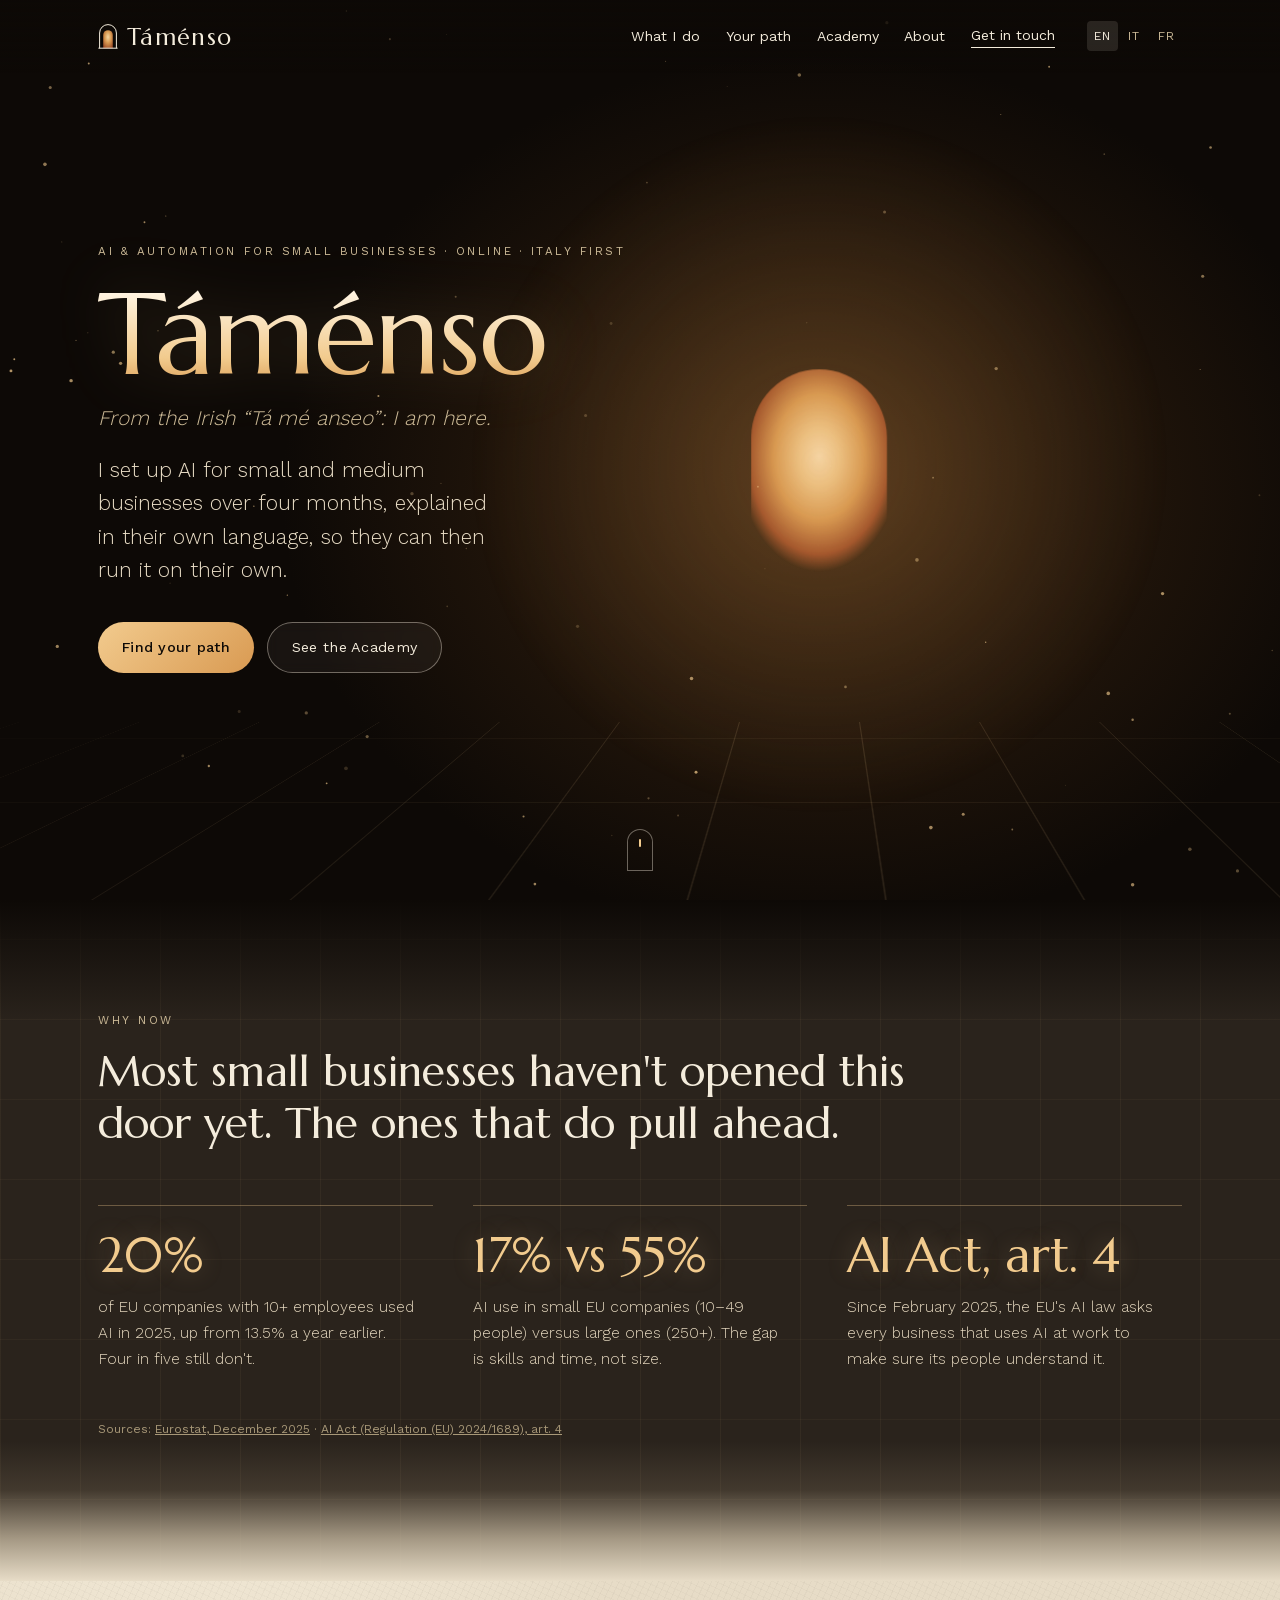
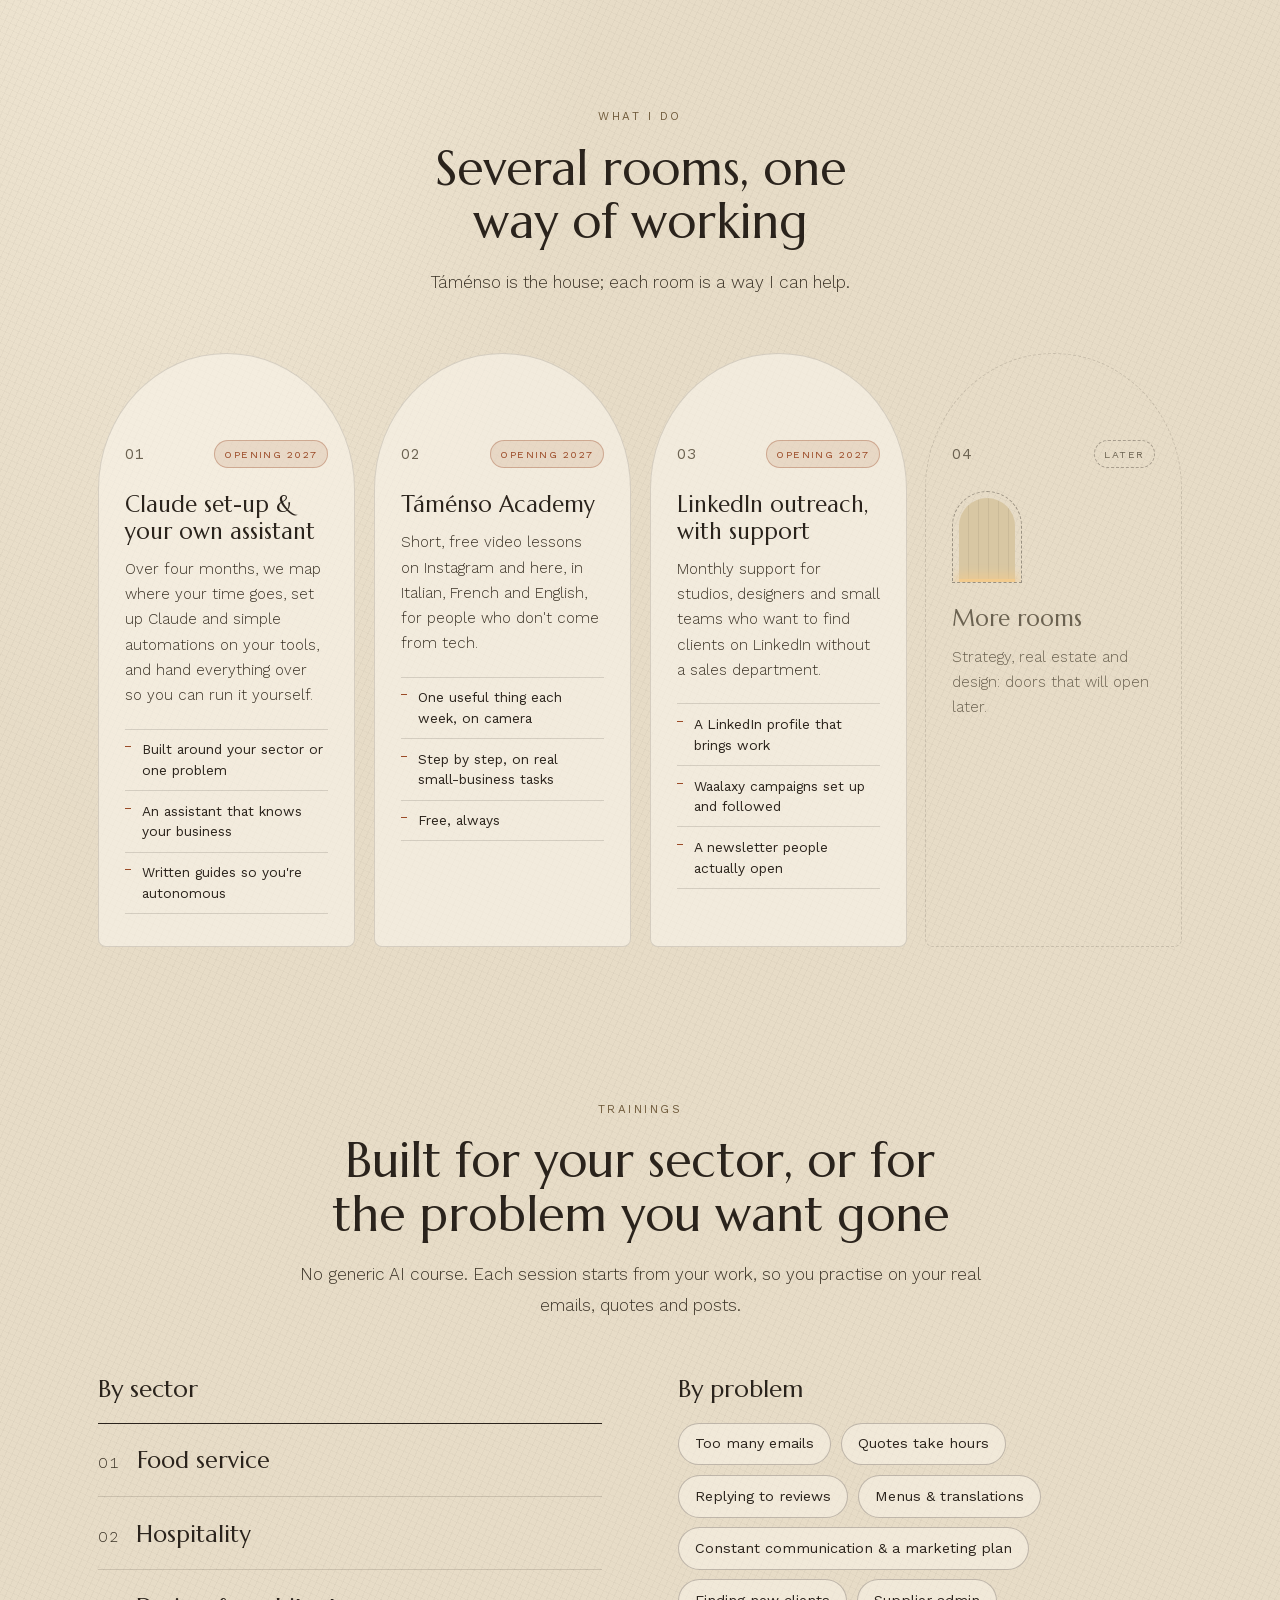
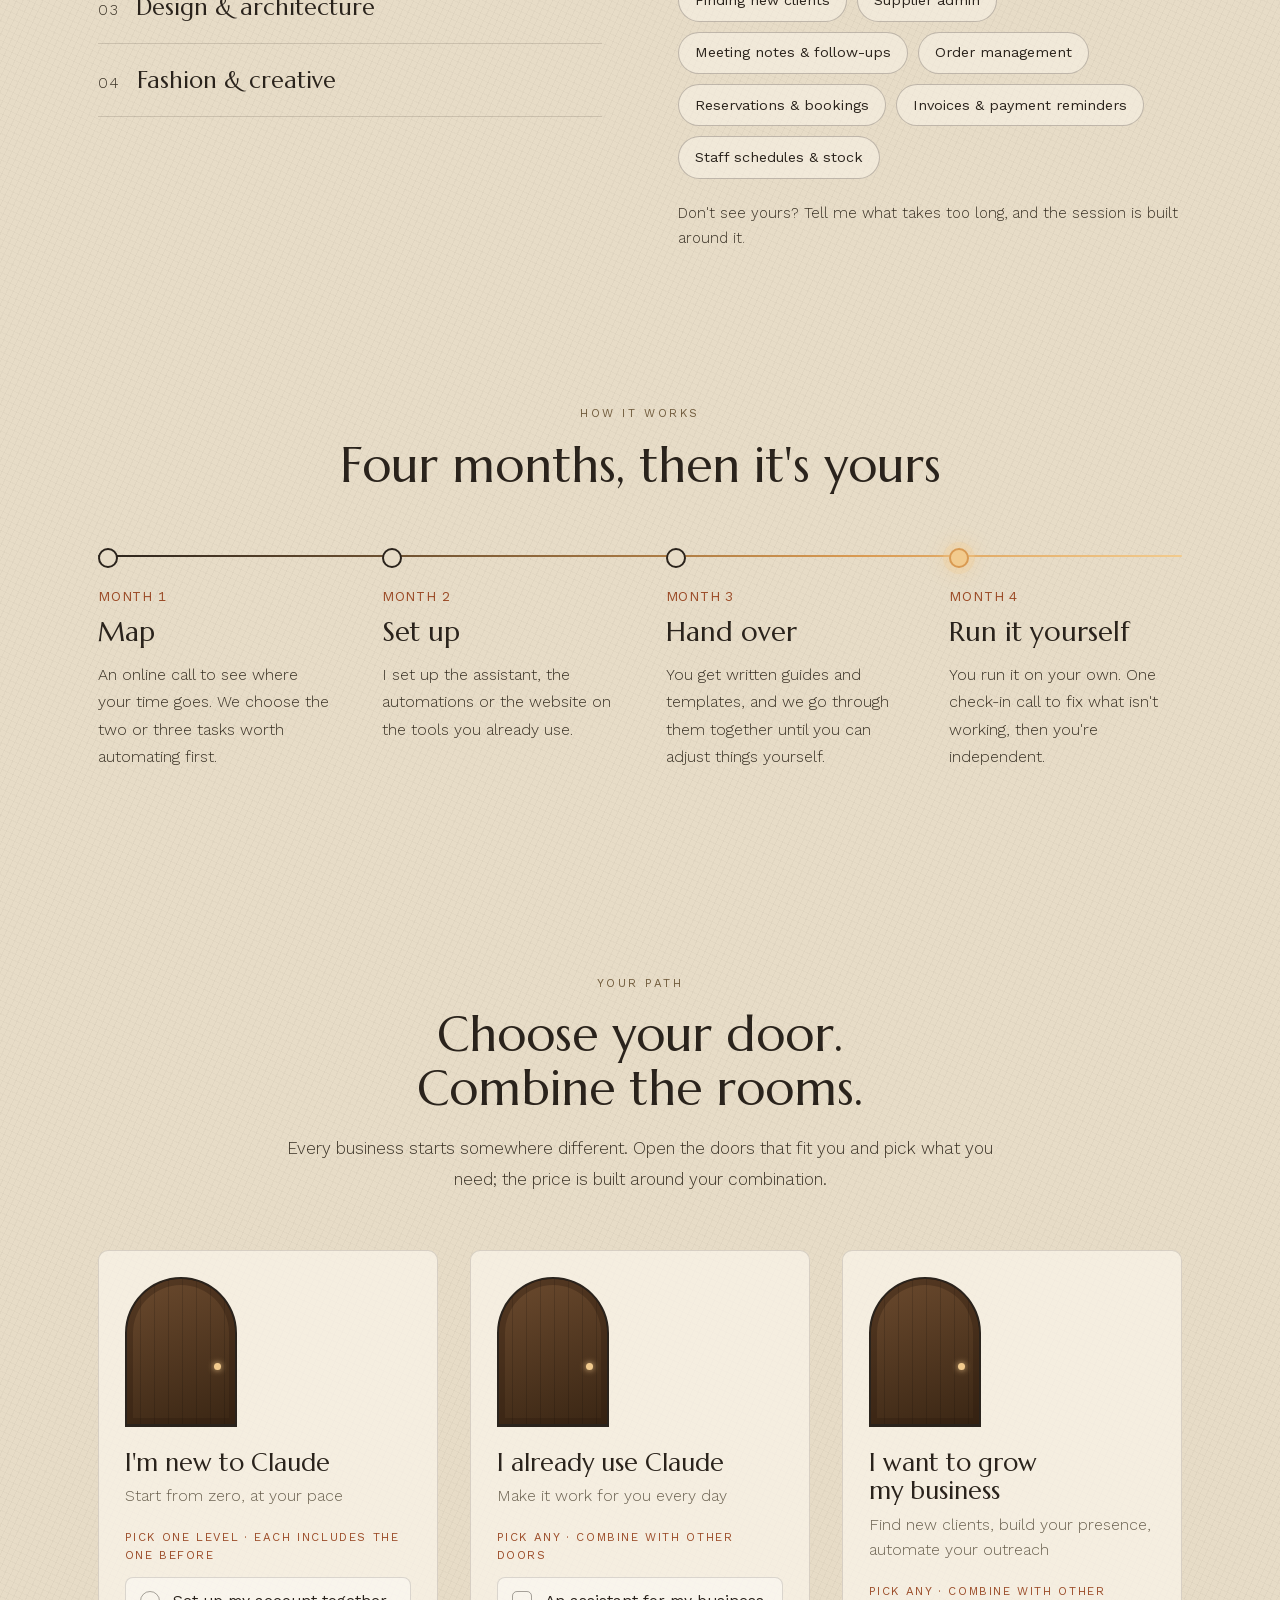
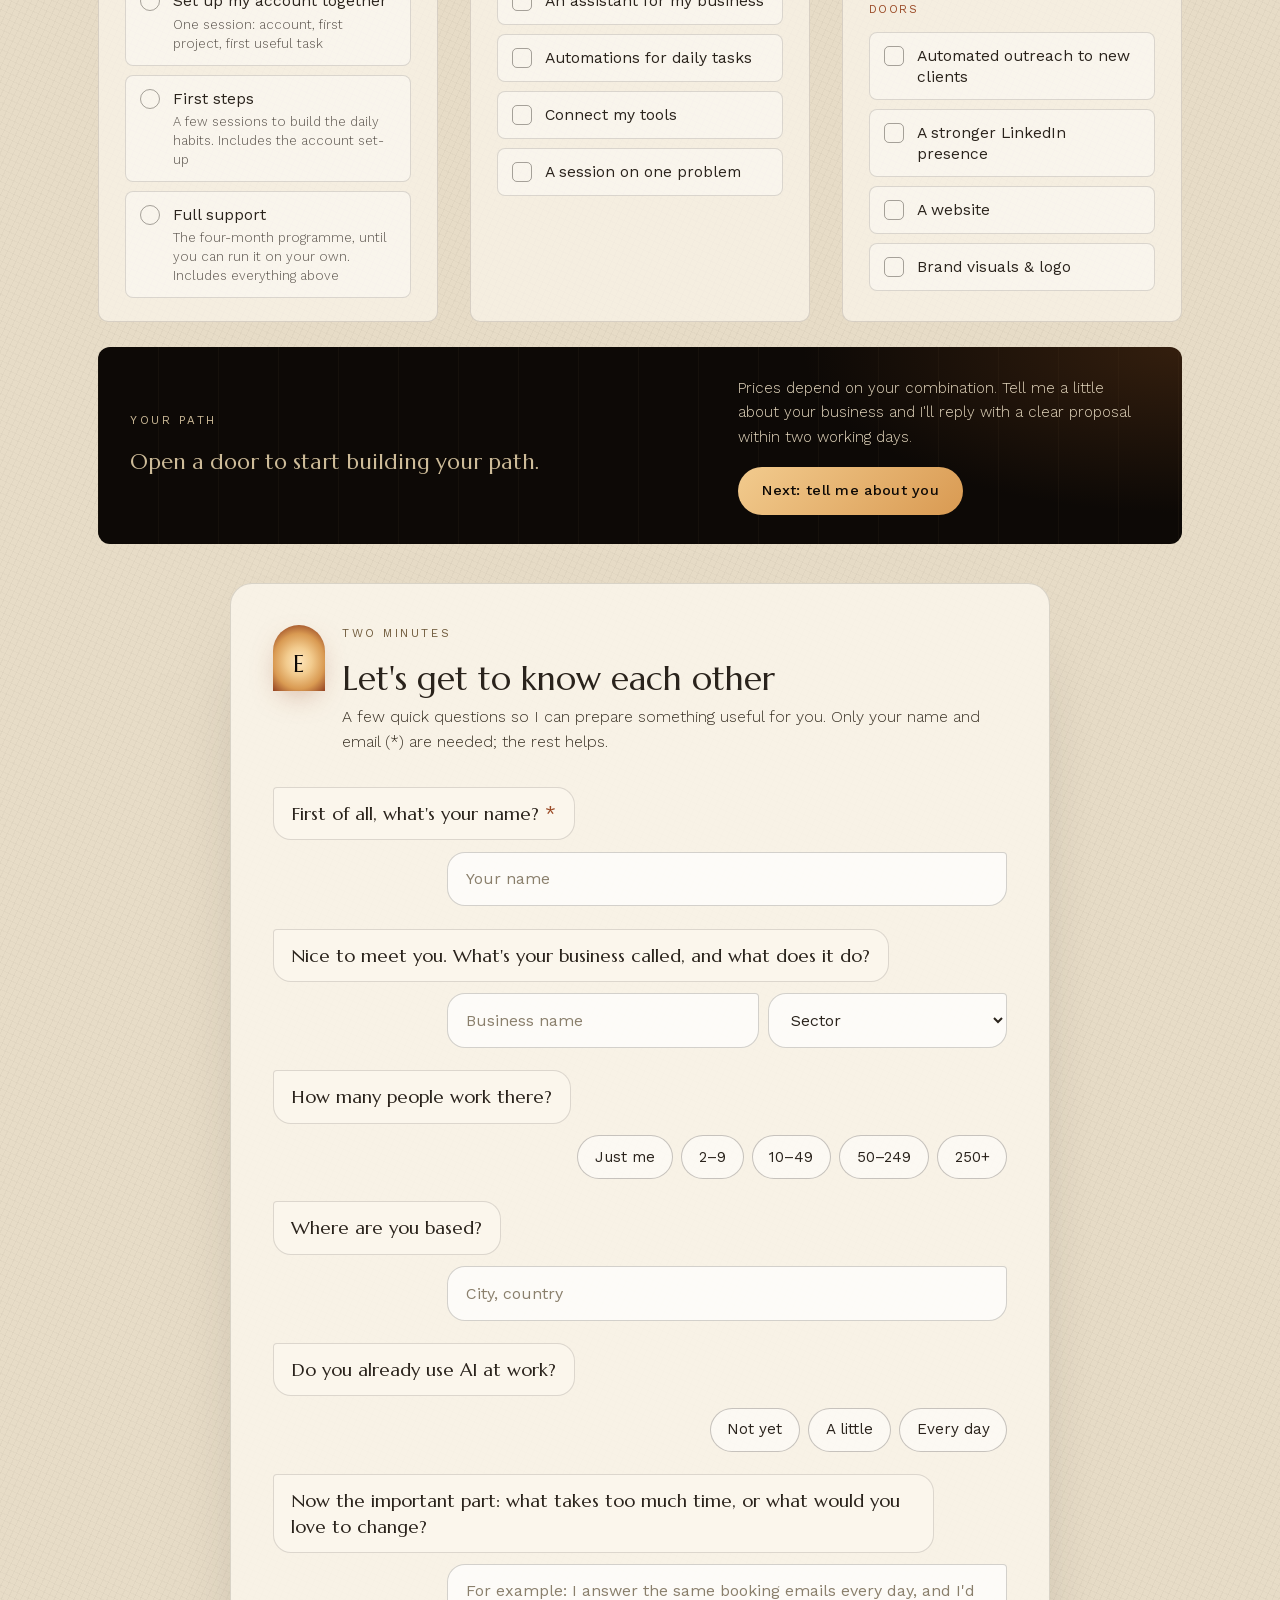
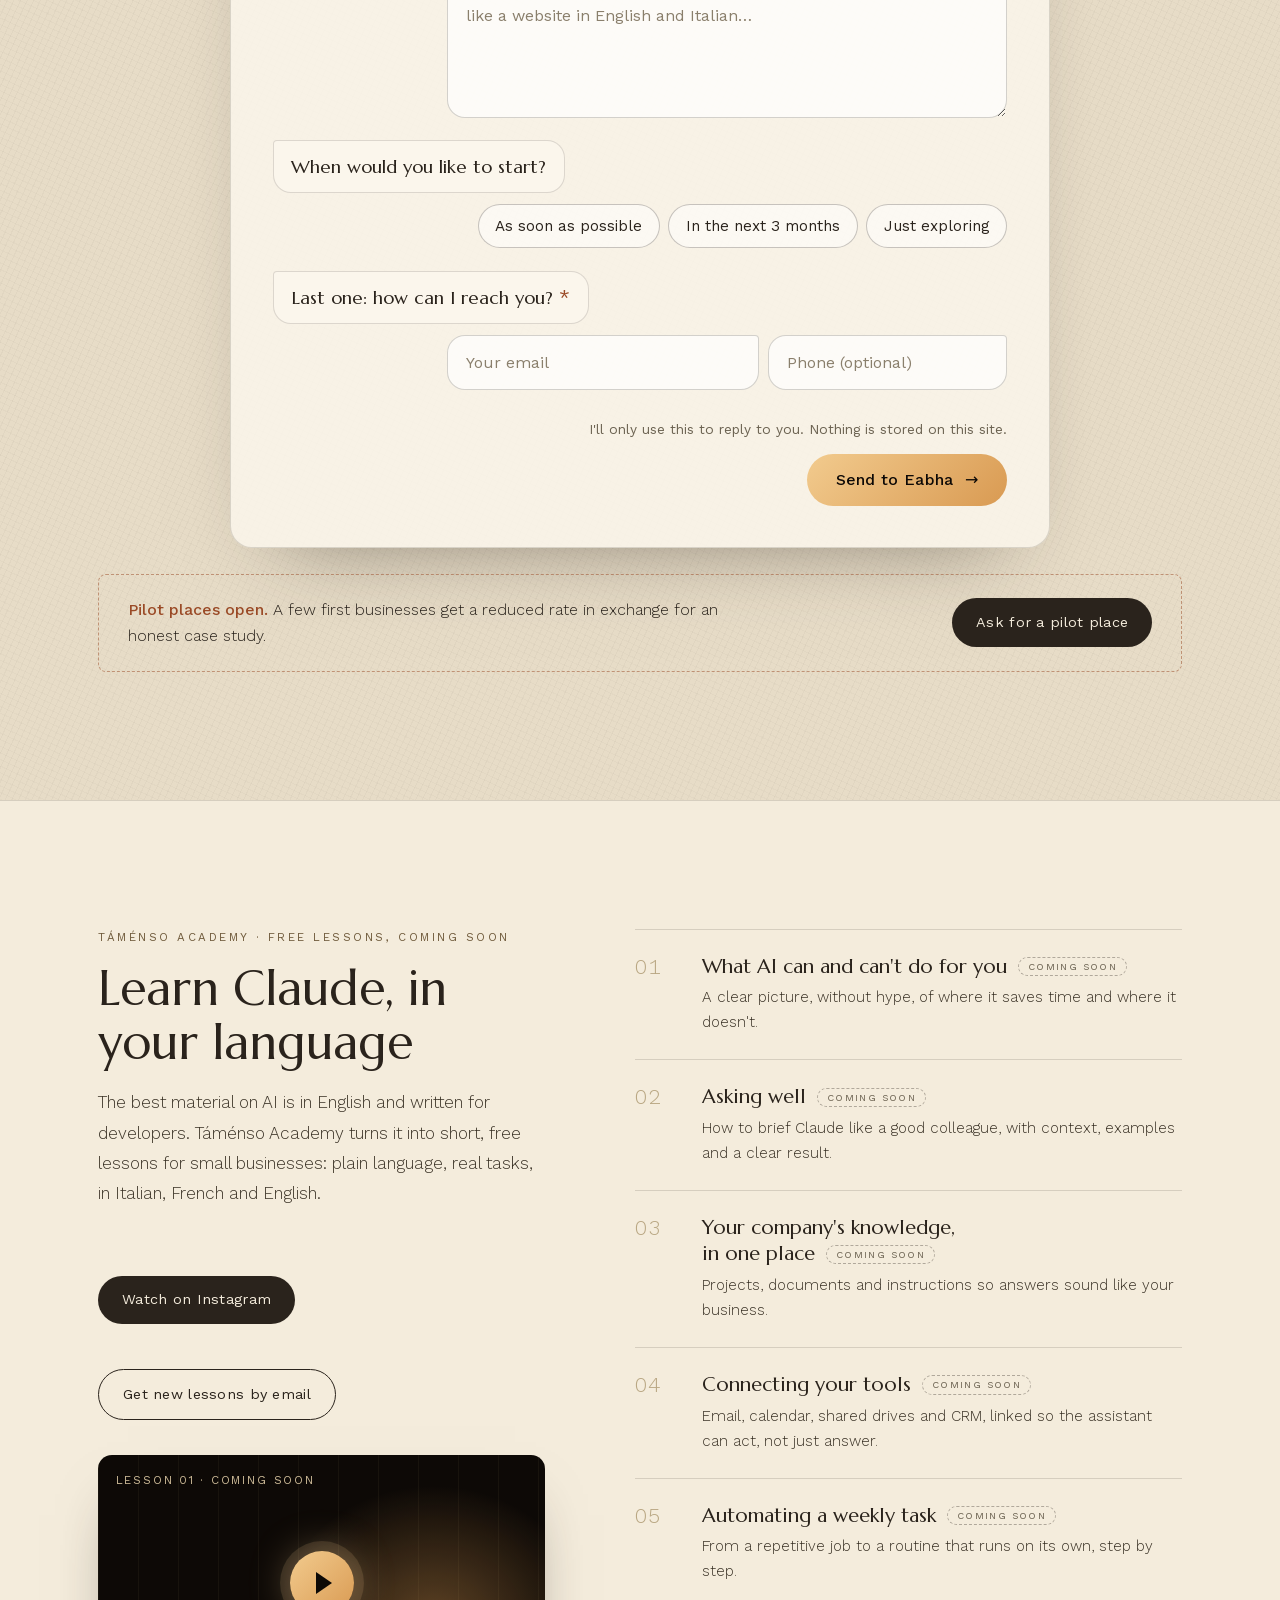
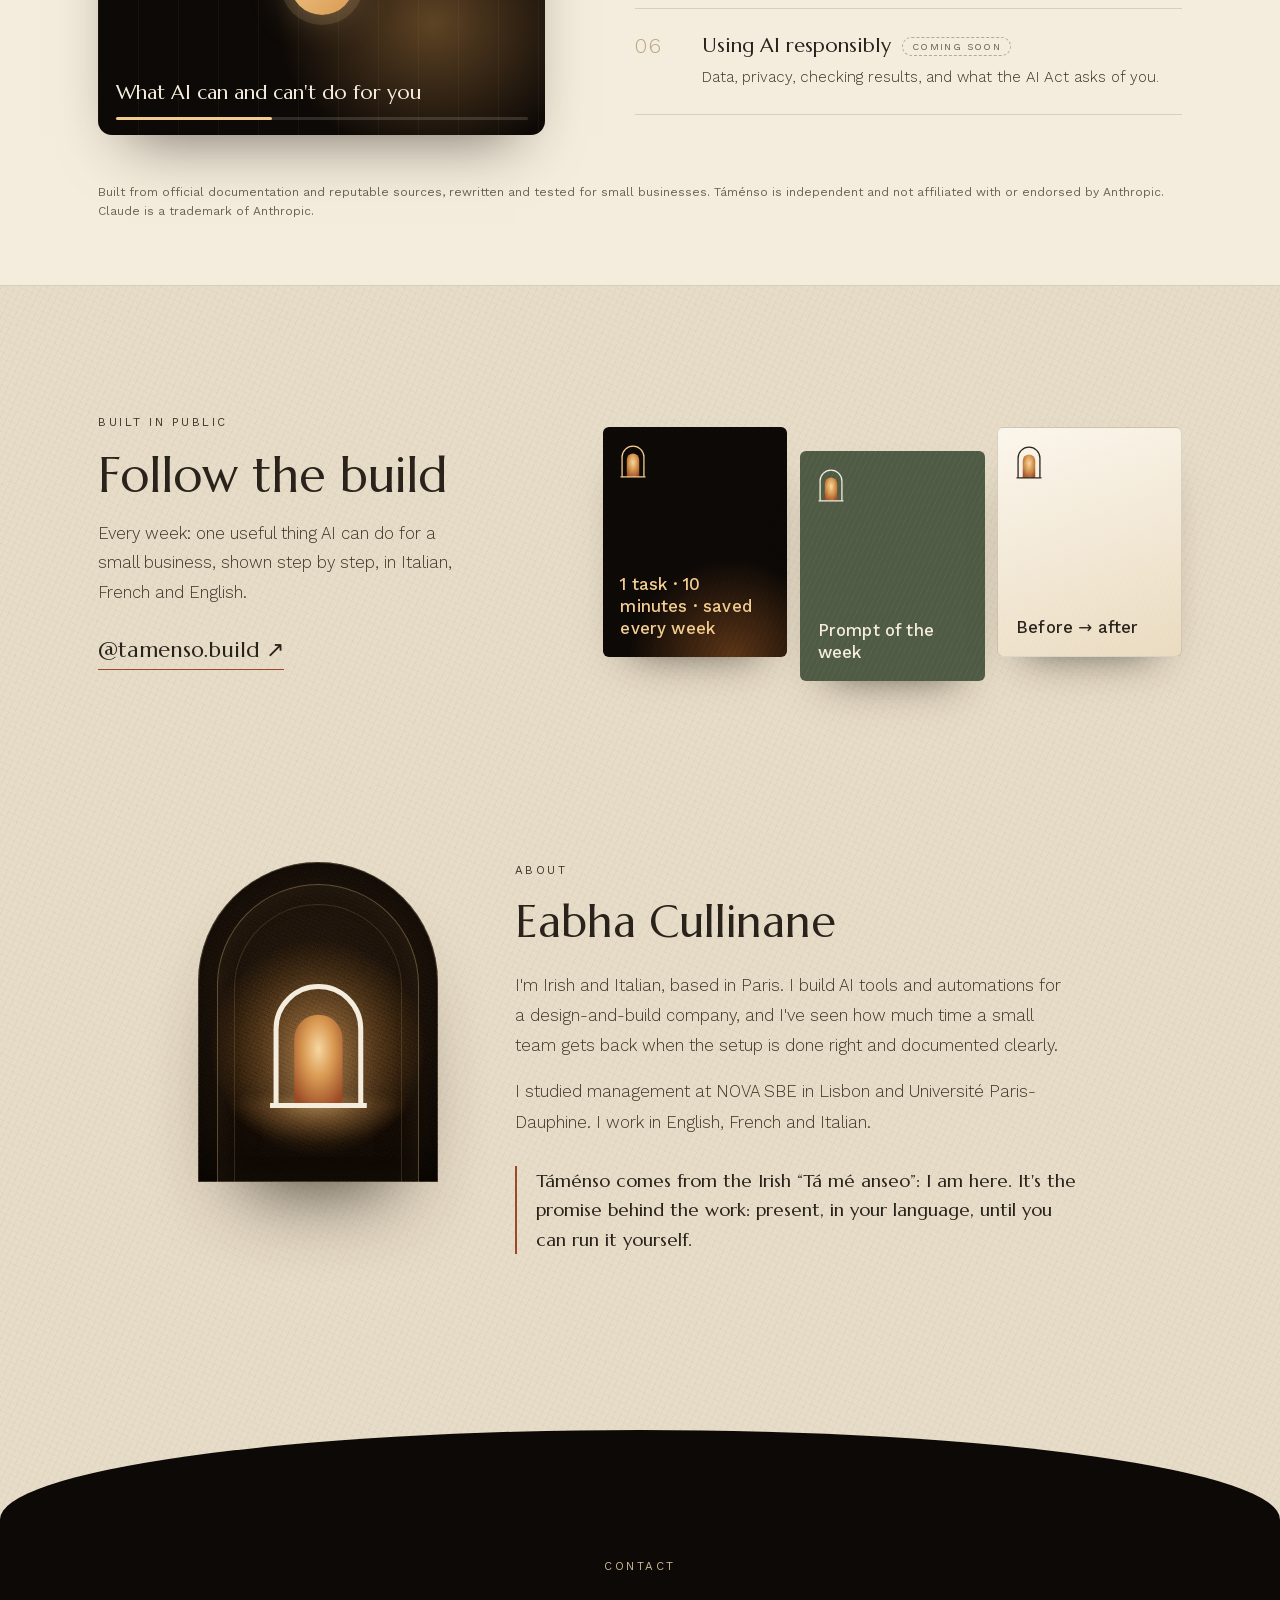
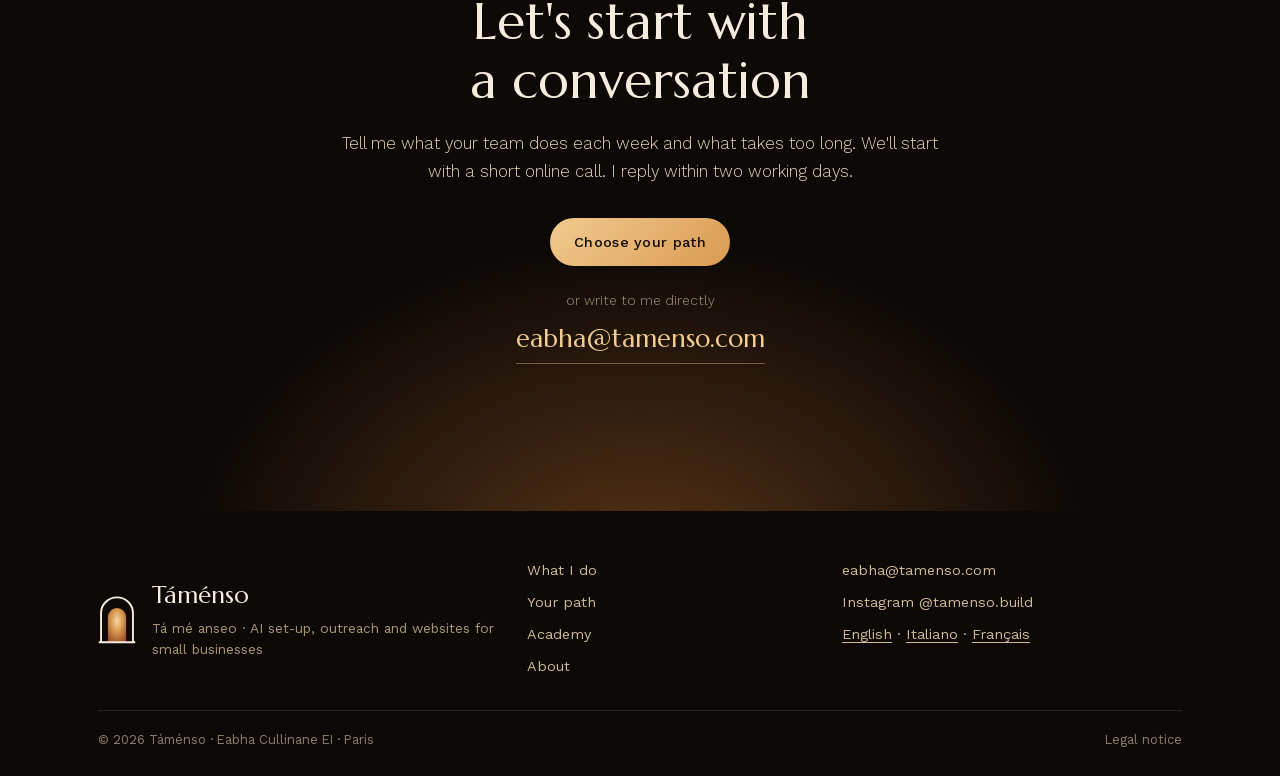
<file: index.html>
<!doctype html>
<html lang="en">
<head>
<meta charset="utf-8">
<meta name="viewport" content="width=device-width, initial-scale=1">
<title>Táménso — AI, made practical for small and medium businesses</title>
<meta name="description" content="Táménso helps small businesses in Italy and France put AI and Claude to work: online training by sector, a Claude assistant built for your business, and LinkedIn outreach with Waalaxy. In Italian, French and English.">
<link rel="canonical" href="https://tamenso.com/">
<link rel="alternate" hreflang="en" href="https://tamenso.com/">
<link rel="alternate" hreflang="it" href="https://tamenso.com/it/">
<link rel="alternate" hreflang="fr" href="https://tamenso.com/fr/">
<link rel="alternate" hreflang="x-default" href="https://tamenso.com/">
<meta property="og:title" content="Táménso — AI, made practical for small and medium businesses">
<meta property="og:description" content="Táménso helps small businesses in Italy and France put AI and Claude to work: online training by sector, a Claude assistant built for your business, and LinkedIn outreach with Waalaxy. In Italian, French and English.">
<meta property="og:type" content="website">
<meta property="og:url" content="https://tamenso.com/">
<meta property="og:locale" content="en_GB">
<meta name="theme-color" content="#E7DCC7">
<link rel="icon" href="/assets/favicon.svg" type="image/svg+xml">
<link rel="preload" href="/assets/fonts/marcellus-latin-400.woff2" as="font" type="font/woff2" crossorigin>
<link rel="stylesheet" href="/styles.css">
<script type="application/ld+json">
{
  "@context": "https://schema.org",
  "@type": "ProfessionalService",
  "name": "Táménso",
  "url": "https://tamenso.com/",
  "description": "Táménso helps small businesses in Italy and France put AI and Claude to work: online training by sector, a Claude assistant built for your business, and LinkedIn outreach with Waalaxy. In Italian, French and English.",
  "founder": {"@type": "Person", "name": "Eabha Cullinane"},
  "areaServed": ["IT", "FR"],
  "availableLanguage": ["it", "fr", "en"],
  "sameAs": ["https://www.instagram.com/tamenso.build/"]
}
</script>
</head>
<body class="home">
<svg width="0" height="0" style="position:absolute" aria-hidden="true" focusable="false"><defs>
  <radialGradient id="g-door" cx="50%" cy="38%" r="70%"><stop offset="0" stop-color="#F6D7A2"/><stop offset=".45" stop-color="#D99A52"/><stop offset="1" stop-color="#9A4A26"/></radialGradient>
  <symbol id="mark" viewBox="0 0 100 130"><path d="M8 126V50a42 42 0 0 1 84 0v76" fill="none" stroke="currentColor" stroke-width="5"/><path d="M26 126V60a24 24 0 0 1 48 0v66z" fill="url(#g-door)"/><path d="M2 126h96" stroke="currentColor" stroke-width="5"/></symbol>
</defs></svg>
<a class="skip" href="#main">Skip to content</a>

<header class="site-nav" id="top">
  <a class="word" href="/" aria-label="Táménso"><svg class="word-mark" aria-hidden="true"><use href="#mark"/></svg>Táménso</a>
  <button class="menu-btn" type="button" aria-expanded="false" aria-controls="nav-links"><span class="menu-lines" aria-hidden="true"></span><span class="menu-label">Menu</span></button>
  <nav class="nav-links" id="nav-links" aria-label="Main">
    <a href="#rooms">What I do</a>
    <a href="#offer">Your path</a>
    <a href="#academy">Academy</a>
    <a href="#about">About</a>
    <a href="#brief" class="nav-cta">Get in touch</a>
  </nav>
  <div class="langs" aria-label="Language">
    <a href="/" hreflang="en" lang="en" aria-current="page">EN</a>
    <a href="/it/" hreflang="it" lang="it" >IT</a>
    <a href="/fr/" hreflang="fr" lang="fr" >FR</a>
  </div>
</header>

<main id="main" tabindex="-1">

  <!-- ============ HERO ============ -->
  <section class="hero" id="hero">
    <div class="tunnel" aria-hidden="true">
      <div class="scene">
        <div class="floor"></div>
        <span class="ring" style="--i:0"></span><span class="ring" style="--i:1"></span><span class="ring" style="--i:2"></span><span class="ring" style="--i:3"></span><span class="ring" style="--i:4"></span><span class="ring" style="--i:5"></span><span class="ring" style="--i:6"></span><span class="ring" style="--i:7"></span><span class="ring" style="--i:8"></span><span class="ring" style="--i:9"></span><span class="ring" style="--i:10"></span><span class="ring" style="--i:11"></span><span class="ring" style="--i:12"></span><span class="ring" style="--i:13"></span>
        <div class="core"></div>
      </div>
      <canvas class="dust"></canvas>
    </div>
    <div class="hero-text">
      <p class="eyebrow light">AI &amp; automation for small businesses · Online · Italy first</p>
      <h1>
        <span class="irish">Táménso</span>
        <span class="gloss">From the Irish “Tá mé anseo”: I am here.</span>
      </h1>
      <p class="lede">I set up AI for small and medium businesses over four months, explained in their own language, so they can then run it on their own.</p>
      <div class="ctas">
        <a class="btn btn-glow" href="#offer">Find your path</a>
        <a class="btn btn-ghost" href="#academy">See the Academy</a>
      </div>
    </div>
    <a class="scroll-cue" href="#rooms" aria-label="What I do"><span></span></a>
  </section>

  <!-- ============ WHY NOW ============ -->
  <section class="why" aria-labelledby="why-h">
    <div class="why-inner">
      <p class="eyebrow light">Why now</p>
      <h2 id="why-h" class="why-title reveal">Most small businesses haven&#x27;t opened this door yet. The ones that do pull ahead.</h2>
      <div class="stats">
        <figure class="stat reveal">
          <span class="num" data-count>20%</span>
          <figcaption>of EU companies with 10+ employees used AI in 2025, up from 13.5% a year earlier. Four in five still don&#x27;t.</figcaption>
        </figure>
        <figure class="stat reveal">
          <span class="num" data-count>17% vs 55%</span>
          <figcaption>AI use in small EU companies (10–49 people) versus large ones (250+). The gap is skills and time, not size.</figcaption>
        </figure>
        <figure class="stat reveal">
          <span class="num" data-count>AI Act, art. 4</span>
          <figcaption>Since February 2025, the EU&#x27;s AI law asks every business that uses AI at work to make sure its people understand it.</figcaption>
        </figure>
      </div>
      <p class="sources">Sources: <a href="https://ec.europa.eu/eurostat/web/products-eurostat-news/w/ddn-20251211-2" rel="noopener" target="_blank">Eurostat, December 2025</a> · <a href="https://eur-lex.europa.eu/eli/reg/2024/1689/oj" rel="noopener" target="_blank">AI Act (Regulation (EU) 2024/1689), art. 4</a></p>
    </div>
  </section>

  <!-- ============ ROOMS ============ -->
  <section class="rooms" id="rooms" aria-labelledby="rooms-h">
    <div class="section-head reveal">
      <p class="eyebrow">What I do</p>
      <h2 id="rooms-h">Several rooms, one way of working</h2>
      <p class="intro">Táménso is the house; each room is a way I can help.</p>
    </div>
    <div class="room-grid">
      <article class="room reveal tilt">
        <div class="room-top"><span class="room-n">01</span><span class="tag tag-soon">Opening 2027</span></div>
        <h3>Claude set-up &amp; your own assistant</h3>
        <p>Over four months, we map where your time goes, set up Claude and simple automations on your tools, and hand everything over so you can run it yourself.</p>
        <ul>
          <li>Built around your sector or one problem</li>
          <li>An assistant that knows your business</li>
          <li>Written guides so you&#x27;re autonomous</li>
        </ul>
      </article>
      <article class="room reveal tilt">
        <div class="room-top"><span class="room-n">02</span><span class="tag tag-soon">Opening 2027</span></div>
        <h3>Táménso Academy</h3>
        <p>Short, free video lessons on Instagram and here, in Italian, French and English, for people who don&#x27;t come from tech.</p>
        <ul>
          <li>One useful thing each week, on camera</li>
          <li>Step by step, on real small-business tasks</li>
          <li>Free, always</li>
        </ul>
      </article>
      <article class="room reveal tilt">
        <div class="room-top"><span class="room-n">03</span><span class="tag tag-soon">Opening 2027</span></div>
        <h3>LinkedIn outreach, with support</h3>
        <p>Monthly support for studios, designers and small teams who want to find clients on LinkedIn without a sales department.</p>
        <ul>
          <li>A LinkedIn profile that brings work</li>
          <li>Waalaxy campaigns set up and followed</li>
          <li>A newsletter people actually open</li>
        </ul>
      </article>
      <article class="room room-closed reveal tilt">
        <div class="room-top"><span class="room-n">04</span><span class="tag tag-later">Later</span></div>
        <div class="closed-door" aria-hidden="true"><span class="cd-leaf"></span><span class="cd-light"></span></div>
        <h3>More rooms</h3>
        <p>Strategy, real estate and design: doors that will open later.</p>
      </article>
    </div>
  </section>


  <!-- ============ BY SECTOR / BY PROBLEM ============ -->
  <section class="sectors" id="sectors" aria-labelledby="sectors-h">
    <div class="section-head reveal">
      <p class="eyebrow">Trainings</p>
      <h2 id="sectors-h">Built for your sector, or for the problem you want gone</h2>
      <p class="intro">No generic AI course. Each session starts from your work, so you practise on your real emails, quotes and posts.</p>
    </div>
    <div class="sec-grid">
      <div class="sec-col reveal">
        <h3>By sector</h3>
        <ul class="sec-list">
          <li><span class="sec-n">01</span><strong>Food service</strong><span class="sec-arrow" aria-hidden="true">→</span></li>
          <li><span class="sec-n">02</span><strong>Hospitality</strong><span class="sec-arrow" aria-hidden="true">→</span></li>
          <li><span class="sec-n">03</span><strong>Design &amp; architecture</strong><span class="sec-arrow" aria-hidden="true">→</span></li>
          <li><span class="sec-n">04</span><strong>Fashion &amp; creative</strong><span class="sec-arrow" aria-hidden="true">→</span></li>
        </ul>
      </div>
      <div class="sec-col reveal">
        <h3>By problem</h3>
        <ul class="chips">
          <li>Too many emails</li><li>Quotes take hours</li><li>Replying to reviews</li><li>Menus &amp; translations</li>
          <li>Constant communication &amp; a marketing plan</li><li>Finding new clients</li><li>Supplier admin</li><li>Meeting notes &amp; follow-ups</li>
          <li>Order management</li><li>Reservations &amp; bookings</li><li>Invoices &amp; payment reminders</li><li>Staff schedules &amp; stock</li>
        </ul>
        <p class="sec-note">Don&#x27;t see yours? Tell me what takes too long, and the session is built around it.</p>
      </div>
    </div>
  </section>

  <!-- ============ METHOD ============ -->
  <section class="method" aria-labelledby="method-h">
    <div class="section-head reveal">
      <p class="eyebrow">How it works</p>
      <h2 id="method-h">Four months, then it&#x27;s yours</h2>
    </div>
    <ol class="steps steps-4">
      <li class="reveal"><span class="step-n">Month 1</span><h3>Map</h3><p>An online call to see where your time goes. We choose the two or three tasks worth automating first.</p></li>
      <li class="reveal"><span class="step-n">Month 2</span><h3>Set up</h3><p>I set up the assistant, the automations or the website on the tools you already use.</p></li>
      <li class="reveal"><span class="step-n">Month 3</span><h3>Hand over</h3><p>You get written guides and templates, and we go through them together until you can adjust things yourself.</p></li>
      <li class="reveal"><span class="step-n">Month 4</span><h3>Run it yourself</h3><p>You run it on your own. One check-in call to fix what isn&#x27;t working, then you&#x27;re independent.</p></li>
    </ol>
  </section>


  <!-- ============ YOUR PATH (doors) ============ -->
  <section class="paths" id="offer" aria-labelledby="offer-h">
    <div class="section-head reveal">
      <p class="eyebrow">Your path</p>
      <h2 id="offer-h">Choose your door. Combine the rooms.</h2>
      <p class="intro">Every business starts somewhere different. Open the doors that fit you and pick what you need; the price is built around your combination.</p>
    </div>
    <div class="pdoors">
      <div class="pdoor reveal" data-door="a">
        <div class="arch-frame" aria-hidden="true"><div class="arch-glow"></div><div class="leaf"><span class="knob"></span></div></div>
        <h3>I&#x27;m new to Claude</h3>
        <p class="pdoor-sub">Start from zero, at your pace</p>
        <p class="pick">Pick one level · each includes the one before</p>
        <ul class="opts" role="list">
            <li><button type="button" class="opt" aria-pressed="false" data-group="a" data-single><span class="tick" aria-hidden="true"></span><span class="opt-label">Set up my account together</span><span class="opt-hint">One session: account, first project, first useful task</span></button></li>
            <li><button type="button" class="opt" aria-pressed="false" data-group="a" data-single><span class="tick" aria-hidden="true"></span><span class="opt-label">First steps</span><span class="opt-hint">A few sessions to build the daily habits. Includes the account set-up</span></button></li>
            <li><button type="button" class="opt" aria-pressed="false" data-group="a" data-single><span class="tick" aria-hidden="true"></span><span class="opt-label">Full support</span><span class="opt-hint">The four-month programme, until you can run it on your own. Includes everything above</span></button></li>
        </ul>
      </div>
      <div class="pdoor reveal" data-door="b">
        <div class="arch-frame" aria-hidden="true"><div class="arch-glow"></div><div class="leaf"><span class="knob"></span></div></div>
        <h3>I already use Claude</h3>
        <p class="pdoor-sub">Make it work for you every day</p>
        <p class="pick">Pick any · combine with other doors</p>
        <ul class="opts" role="list">
            <li><button type="button" class="opt" aria-pressed="false" data-group="b"><span class="tick" aria-hidden="true"></span><span class="opt-label">An assistant for my business</span></button></li>
            <li><button type="button" class="opt" aria-pressed="false" data-group="b"><span class="tick" aria-hidden="true"></span><span class="opt-label">Automations for daily tasks</span></button></li>
            <li><button type="button" class="opt" aria-pressed="false" data-group="b"><span class="tick" aria-hidden="true"></span><span class="opt-label">Connect my tools</span></button></li>
            <li><button type="button" class="opt" aria-pressed="false" data-group="b"><span class="tick" aria-hidden="true"></span><span class="opt-label">A session on one problem</span></button></li>
        </ul>
      </div>
      <div class="pdoor reveal" data-door="c">
        <div class="arch-frame" aria-hidden="true"><div class="arch-glow"></div><div class="leaf"><span class="knob"></span></div></div>
        <h3>I want to grow my business</h3>
        <p class="pdoor-sub">Find new clients, build your presence, automate your outreach</p>
        <p class="pick">Pick any · combine with other doors</p>
        <ul class="opts" role="list">
            <li><button type="button" class="opt" aria-pressed="false" data-group="c"><span class="tick" aria-hidden="true"></span><span class="opt-label">Automated outreach to new clients</span></button></li>
            <li><button type="button" class="opt" aria-pressed="false" data-group="c"><span class="tick" aria-hidden="true"></span><span class="opt-label">A stronger LinkedIn presence</span></button></li>
            <li><button type="button" class="opt" aria-pressed="false" data-group="c"><span class="tick" aria-hidden="true"></span><span class="opt-label">A website</span></button></li>
            <li><button type="button" class="opt" aria-pressed="false" data-group="c"><span class="tick" aria-hidden="true"></span><span class="opt-label">Brand visuals &amp; logo</span></button></li>
        </ul>
      </div>
    </div>
    <div class="path-panel reveal" aria-live="polite"
         data-subject="My Táménso path" data-hello="Hello Eabha, here is the path I&#x27;d like:">
      <div class="path-head">
        <div class="path-top"><p class="eyebrow light">Your path <span class="path-count" hidden></span></p><button type="button" class="path-reset" hidden>Start over</button></div>
        <p class="path-empty">Open a door to start building your path.</p>
        <ol class="path-list"></ol>
      </div>
      <div class="path-side">
        <p class="path-note">Prices depend on your combination. Tell me a little about your business and I&#x27;ll reply with a clear proposal within two working days.</p>
        <a class="btn btn-glow path-cta" href="#brief">Next: tell me about you</a>
      </div>
    </div>

    <!-- ============ BRIEF: a short conversation ============ -->
    <form class="brief" id="brief" novalidate
          data-subject="New request from tamenso.com" data-path="Your path" data-none="(no door chosen yet)">
      <div class="brief-head reveal">
        <div class="avatar" aria-hidden="true">E</div>
        <div>
          <p class="eyebrow">Two minutes</p>
          <h3 class="brief-title">Let&#x27;s get to know each other</h3>
          <p class="brief-intro">A few quick questions so I can prepare something useful for you. Only your name and email (*) are needed; the rest helps.</p>
        </div>
      </div>

      <div class="q reveal">
        <p class="bubble"><label for="f-name">First of all, what&#x27;s your name? <span class="req" title="Required">*</span></label></p>
        <input class="answer" id="f-name" name="name" data-label="Name" autocomplete="name" required placeholder="Your name">
      </div>

      <div class="q reveal">
        <p class="bubble"><label for="f-company">Nice to meet you. What&#x27;s your business called, and what does it do?</label></p>
        <div class="row2">
          <input class="answer" id="f-company" name="company" data-label="Business" autocomplete="organization" placeholder="Business name">
          <select class="answer" name="sector" data-label="Sector" aria-label="Sector">
            <option value="">Sector</option>
            <option>Food service</option><option>Hospitality</option><option>Design &amp; architecture</option><option>Fashion &amp; creative</option><option>Other</option>
          </select>
        </div>
      </div>

      <fieldset class="q reveal">
        <legend class="bubble">How many people work there?</legend>
        <div class="chips-row"><label class="chip"><input type="radio" data-label="Team size" name="size" value="Just me"><span>Just me</span></label><label class="chip"><input type="radio" data-label="Team size" name="size" value="2–9"><span>2–9</span></label><label class="chip"><input type="radio" data-label="Team size" name="size" value="10–49"><span>10–49</span></label><label class="chip"><input type="radio" data-label="Team size" name="size" value="50–249"><span>50–249</span></label><label class="chip"><input type="radio" data-label="Team size" name="size" value="250+"><span>250+</span></label></div>
      </fieldset>

      <div class="q reveal">
        <p class="bubble"><label for="f-city">Where are you based?</label></p>
        <input class="answer" id="f-city" name="city" data-label="Location" autocomplete="address-level2" placeholder="City, country">
      </div>

      <fieldset class="q reveal">
        <legend class="bubble">Do you already use AI at work?</legend>
        <div class="chips-row"><label class="chip"><input type="radio" data-label="Uses AI" name="ai" value="Not yet"><span>Not yet</span></label><label class="chip"><input type="radio" data-label="Uses AI" name="ai" value="A little"><span>A little</span></label><label class="chip"><input type="radio" data-label="Uses AI" name="ai" value="Every day"><span>Every day</span></label></div>
      </fieldset>

      <div class="q reveal">
        <p class="bubble"><label for="f-needs">Now the important part: what takes too much time, or what would you love to change?</label></p>
        <textarea class="answer" id="f-needs" name="needs" data-label="Needs" rows="5" placeholder="For example: I answer the same booking emails every day, and I&#x27;d like a website in English and Italian…"></textarea>
      </div>

      <fieldset class="q reveal">
        <legend class="bubble">When would you like to start?</legend>
        <div class="chips-row"><label class="chip"><input type="radio" data-label="Start" name="when" value="As soon as possible"><span>As soon as possible</span></label><label class="chip"><input type="radio" data-label="Start" name="when" value="In the next 3 months"><span>In the next 3 months</span></label><label class="chip"><input type="radio" data-label="Start" name="when" value="Just exploring"><span>Just exploring</span></label></div>
      </fieldset>

      <div class="q reveal">
        <p class="bubble"><label for="f-email">Last one: how can I reach you? <span class="req" title="Required">*</span></label></p>
        <div class="row2">
          <input class="answer" id="f-email" name="email" data-label="Email" type="email" autocomplete="email" required placeholder="Your email">
          <input class="answer" name="phone" data-label="Phone" type="tel" autocomplete="tel" placeholder="Phone (optional)" aria-label="Phone (optional)">
        </div>
      </div>

      <div class="send reveal">
        <p class="privacy">I&#x27;ll only use this to reply to you. Nothing is stored on this site.</p>
        <button class="btn btn-glow send-btn" type="submit"><span>Send to Eabha</span><span class="arr" aria-hidden="true">→</span></button>
        <p class="form-error" role="alert" hidden>Just your name and a valid email, please, so I can reply.</p>
        <p class="thanks" role="status" hidden>Thank you! Your email app should open with everything filled in; just press send. If it doesn&#x27;t, write to eabha@tamenso.com.</p>
      </div>
    </form>

    <div class="pilot reveal">
      <p><strong>Pilot places open.</strong> A few first businesses get a reduced rate in exchange for an honest case study.</p>
      <a class="btn btn-ink" href="#contact">Ask for a pilot place</a>
    </div>
  </section>

  <!-- ============ ACADEMY ============ -->
  <section class="academy" id="academy" aria-labelledby="academy-h">
    <div class="academy-inner">
      <div class="section-head left reveal">
        <p class="eyebrow">Táménso Academy · free lessons, coming soon</p>
        <h2 id="academy-h">Learn Claude, in your language</h2>
        <p class="intro">The best material on AI is in English and written for developers. Táménso Academy turns it into short, free lessons for small businesses: plain language, real tasks, in Italian, French and English.</p>
        <div class="ctas">
          <a class="btn btn-ink" href="https://www.instagram.com/tamenso.build/" rel="noopener" target="_blank">Watch on Instagram</a>
          <a class="btn btn-line" href="mailto:eabha@tamenso.com?subject=Academy%20lessons">Get new lessons by email</a>
        </div>
        <a class="video-frame" href="https://www.instagram.com/tamenso.build/" rel="noopener" target="_blank">
          <span class="vf-tag">Lesson 01 · Coming soon</span>
          <span class="vf-play" aria-hidden="true"></span>
          <span class="vf-title">What AI can and can&#x27;t do for you</span>
          <span class="vf-bar" aria-hidden="true"><i></i></span>
        </a>
      </div>
      <ol class="modules">
        <li class="reveal mod-soon"><span class="mod-n">01</span><div><h3>What AI can and can&#x27;t do for you <span class="soon">Coming soon</span></h3><p>A clear picture, without hype, of where it saves time and where it doesn&#x27;t.</p></div></li>
        <li class="reveal mod-soon"><span class="mod-n">02</span><div><h3>Asking well <span class="soon">Coming soon</span></h3><p>How to brief Claude like a good colleague, with context, examples and a clear result.</p></div></li>
        <li class="reveal mod-soon"><span class="mod-n">03</span><div><h3>Your company&#x27;s knowledge, in one place <span class="soon">Coming soon</span></h3><p>Projects, documents and instructions so answers sound like your business.</p></div></li>
        <li class="reveal mod-soon"><span class="mod-n">04</span><div><h3>Connecting your tools <span class="soon">Coming soon</span></h3><p>Email, calendar, shared drives and CRM, linked so the assistant can act, not just answer.</p></div></li>
        <li class="reveal mod-soon"><span class="mod-n">05</span><div><h3>Automating a weekly task <span class="soon">Coming soon</span></h3><p>From a repetitive job to a routine that runs on its own, step by step.</p></div></li>
        <li class="reveal mod-soon"><span class="mod-n">06</span><div><h3>Using AI responsibly <span class="soon">Coming soon</span></h3><p>Data, privacy, checking results, and what the AI Act asks of you.</p></div></li>
      </ol>
    </div>
    <p class="disclaimer">Built from official documentation and reputable sources, rewritten and tested for small businesses. Táménso is independent and not affiliated with or endorsed by Anthropic. Claude is a trademark of Anthropic.</p>
  </section>

  <!-- ============ BUILD IN PUBLIC ============ -->
  <section class="build" aria-labelledby="build-h">
    <div class="build-text reveal">
      <p class="eyebrow">Built in public</p>
      <h2 id="build-h">Follow the build</h2>
      <p>Every week: one useful thing AI can do for a small business, shown step by step, in Italian, French and English.</p>
      <a class="handle" href="https://www.instagram.com/tamenso.build/" rel="me noopener" target="_blank">@tamenso.build <span aria-hidden="true">↗</span></a>
    </div>
    <div class="tiles">
      <a class="tile t1" href="https://www.instagram.com/tamenso.build/" rel="noopener" target="_blank"><svg class="tile-mark" aria-hidden="true"><use href="#mark"/></svg><span>1 task · 10 minutes · saved every week</span></a>
      <a class="tile t2" href="https://www.instagram.com/tamenso.build/" rel="noopener" target="_blank"><svg class="tile-mark" aria-hidden="true"><use href="#mark"/></svg><span>Prompt of the week</span></a>
      <a class="tile t3" href="https://www.instagram.com/tamenso.build/" rel="noopener" target="_blank"><svg class="tile-mark" aria-hidden="true"><use href="#mark"/></svg><span>Before → after</span></a>
    </div>
  </section>

  <!-- ============ ABOUT ============ -->
  <section class="about" id="about" aria-labelledby="about-h">
    <div class="about-arch reveal" aria-hidden="true">
      <span class="aa-weave"></span><span class="aa-grain"></span><span class="aa-floor"></span>
      <span class="aa-dust"><i></i><i></i><i></i><i></i><i></i><i></i></span>
      <svg class="about-mark"><use href="#mark"/></svg>
    </div>
    <div class="about-text reveal">
      <p class="eyebrow">About</p>
      <h2 id="about-h">Eabha Cullinane</h2>
      <p>I&#x27;m Irish and Italian, based in Paris. I build AI tools and automations for a design-and-build company, and I&#x27;ve seen how much time a small team gets back when the setup is done right and documented clearly.</p>
      <p>I studied management at NOVA SBE in Lisbon and Université Paris-Dauphine. I work in English, French and Italian.</p>
      <p class="name-note">Táménso comes from the Irish “Tá mé anseo”: I am here. It&#x27;s the promise behind the work: present, in your language, until you can run it yourself.</p>
    </div>
  </section>

  <!-- ============ CONTACT ============ -->
  <section class="contact" id="contact" aria-labelledby="contact-h">
    <div class="contact-inner reveal">
      <p class="eyebrow light">Contact</p>
      <h2 id="contact-h">Let&#x27;s start with a conversation</h2>
      <p>Tell me what your team does each week and what takes too long. We&#x27;ll start with a short online call. I reply within two working days.</p>
      <div class="ctas center"><a class="btn btn-glow" href="#offer">Choose your path</a></div>
      <p class="or">or write to me directly</p>
      <a class="mail" href="mailto:eabha@tamenso.com?subject=Hello%20T%C3%A1m%C3%A9nso">eabha@tamenso.com</a>
    </div>
  </section>

</main>


<!-- ============ LESSON PLAYER ============ -->
<div class="player" id="player" role="dialog" aria-modal="true" aria-labelledby="pl-title" hidden
     data-copy="Copy" data-copied="Copied" data-before="Before" data-after="After"
     data-example="Example" data-lesson="Lesson" data-next="Next lesson">
  <div class="pl-shell">
    <div class="pl-top">
      <p class="pl-meta"><svg class="pl-mark" aria-hidden="true"><use href="#mark"/></svg><span id="pl-title"></span></p>
      <button type="button" class="pl-close" aria-label="Close">×</button>
    </div>
    <div class="pl-bars" aria-hidden="true"></div>
    <div class="pl-stage" aria-live="polite"></div>
    <div class="pl-controls">
      <button type="button" class="pl-btn pl-prev" aria-label="Previous">←</button>
      <button type="button" class="pl-btn pl-toggle" aria-label="Pause" data-play="Play" data-pause="Pause"><span class="pl-icon"></span></button>
      <button type="button" class="pl-btn pl-next" aria-label="Next">→</button>
      <span class="pl-count"></span>
    </div>
  </div>
</div>
<script type="application/json" id="lessons-data">[{"id": "l1", "n": "01", "mins": 3, "title": "What AI can and can't do for you", "slides": [{"t": "title", "h": "What AI can and can't do for you", "p": "Three minutes to know where Claude saves you time, and where you stay in charge."}, {"t": "text", "h": "Think of a fast, well-read assistant for words", "p": "Claude reads, writes, summarises, translates and sorts text very well. Anything your team does with emails, documents and messages is a candidate."}, {"t": "list", "h": "Where it saves time this week", "items": ["Replies to the questions you answer every day", "Menus, product texts and posts in three languages", "First drafts of quotes and proposals", "Meeting notes turned into a to-do list"]}, {"t": "list", "h": "What it can't do on its own", "items": ["Know your prices, clients or stock unless you give them", "Be right every time: it can sound sure and still be wrong", "Decide for you: your judgement stays the last step"]}, {"t": "example", "h": "Treat it like a new colleague's draft", "p": "Read before you send. Check numbers, names, dates and anything you would be embarrassed to get wrong.", "ex": "40 supplier emails → a one-page summary of what's late, what changed and what needs an answer. You check the summary in 5 minutes instead of reading for an hour."}, {"t": "prompt", "h": "Try it", "p": "Paste a few real emails you received this week and use this:", "prompt": "Here are 5 emails I received this week. Group them by topic, tell me which ones need an answer today, and draft a short, friendly and professional reply for each."}, {"t": "end", "h": "In one line", "p": "Claude drafts, sorts and translates; you check and decide. Next: how to ask well."}]}, {"id": "l2", "n": "02", "mins": 3, "title": "Asking well", "slides": [{"t": "title", "h": "Asking well", "p": "The quality of the answer depends on the quality of the request. Here is how to brief Claude like a good colleague."}, {"t": "list", "h": "A good request has four parts", "items": ["Context: who you are and who it's for", "Task: what you want, exactly", "Limits: length, tone, language", "An example of what good looks like"]}, {"t": "compare", "h": "Before and after", "before": "Write a menu description.", "after": "I run a family trattoria in Bologna. Write 3 menu descriptions (max 20 words each) for our tagliatelle al ragù, in Italian and English. Warm, not fancy. Here's one we like: “Our nonna's Sunday ragù, slow-cooked for six hours.”"}, {"t": "text", "h": "Then talk back", "p": "The first answer is a starting point. Say “shorter”, “more formal”, “give me three options” or “keep the second one and change the ending”. Two or three rounds usually get you there."}, {"t": "list", "h": "Small habits that help", "items": ["Paste the real material: the email, the price list, the notes", "Ask it to ask you questions if something is missing", "Say what to avoid, not only what you want"]}, {"t": "prompt", "h": "Try it", "p": "Pick one text you write often and fill in the brackets:", "prompt": "I run [your business] in [city]. Write [what] for [who], in [language], max [length]. The tone should be [tone]. Here is an example we like: [paste]. Before you start, ask me anything you need to know."}, {"t": "end", "h": "In one line", "p": "Context, task, limits, example, then refine together. Next: give Claude your company's knowledge once."}]}, {"id": "l3", "n": "03", "mins": 3, "title": "Your company's knowledge, in one place", "slides": [{"t": "title", "h": "Your company's knowledge, in one place", "p": "Stop re-explaining your business in every chat."}, {"t": "text", "h": "Projects: a room for each part of your work", "p": "In Claude, a Project holds documents and instructions you set once. Every conversation inside it already knows them."}, {"t": "list", "h": "What to put inside", "items": ["Price list, opening hours, policies", "Your most frequent questions and good answers", "Examples of texts in your tone of voice", "Menu, catalogue or service descriptions"]}, {"t": "example", "h": "Write the instructions once", "p": "Short, clear rules work best.", "ex": "You answer as the team of Trattoria Da Giulia. Reply in the customer's language. Be warm and brief. Never confirm a booking yourself: suggest times and say we will confirm within the hour."}, {"t": "list", "h": "Keep it useful", "items": ["One project per area: customers, suppliers, marketing", "Update the documents when prices or hours change", "Keep private data out of it unless your plan and policy allow it"]}, {"t": "prompt", "h": "Try it", "p": "Create a project called “Customer replies”, add your FAQ and price list, paste the instructions above, then test it with a real message:", "prompt": "A customer wrote this: [paste]. Draft our reply using the project's information. Tell me if anything is missing from our documents."}, {"t": "end", "h": "In one line", "p": "Set up your knowledge once, and every answer starts from your business. That's the base for everything that follows."}]}]</script>

<footer class="site-footer">
  <div class="foot-brand">
    <svg class="foot-mark" aria-hidden="true"><use href="#mark"/></svg>
    <div><p class="foot-word">Táménso</p><p class="foot-tag">Tá mé anseo · AI set-up, outreach and websites for small businesses</p></div>
  </div>
  <nav class="foot-col" aria-label="Main">
    <a href="#rooms">What I do</a><a href="#offer">Your path</a><a href="#academy">Academy</a><a href="#about">About</a>
  </nav>
  <div class="foot-col">
    <a href="mailto:eabha@tamenso.com">eabha@tamenso.com</a>
    <a href="https://www.instagram.com/tamenso.build/" rel="me noopener" target="_blank">Instagram @tamenso.build</a>
    <span class="foot-langs"><a href="/" hreflang="en">English</a> · <a href="/it/" hreflang="it">Italiano</a> · <a href="/fr/" hreflang="fr">Français</a></span>
  </div>
  <div class="foot-base">
    <span>© <span id="year">2026</span> Táménso · Eabha Cullinane EI · Paris</span>
    <a href="/mentions-legales.html">Legal notice</a>
  </div>
</footer>
<a class="float-cta" href="#offer" hidden>Find your path</a>

<script src="/script.js" defer></script>
</body>
</html>
</file>
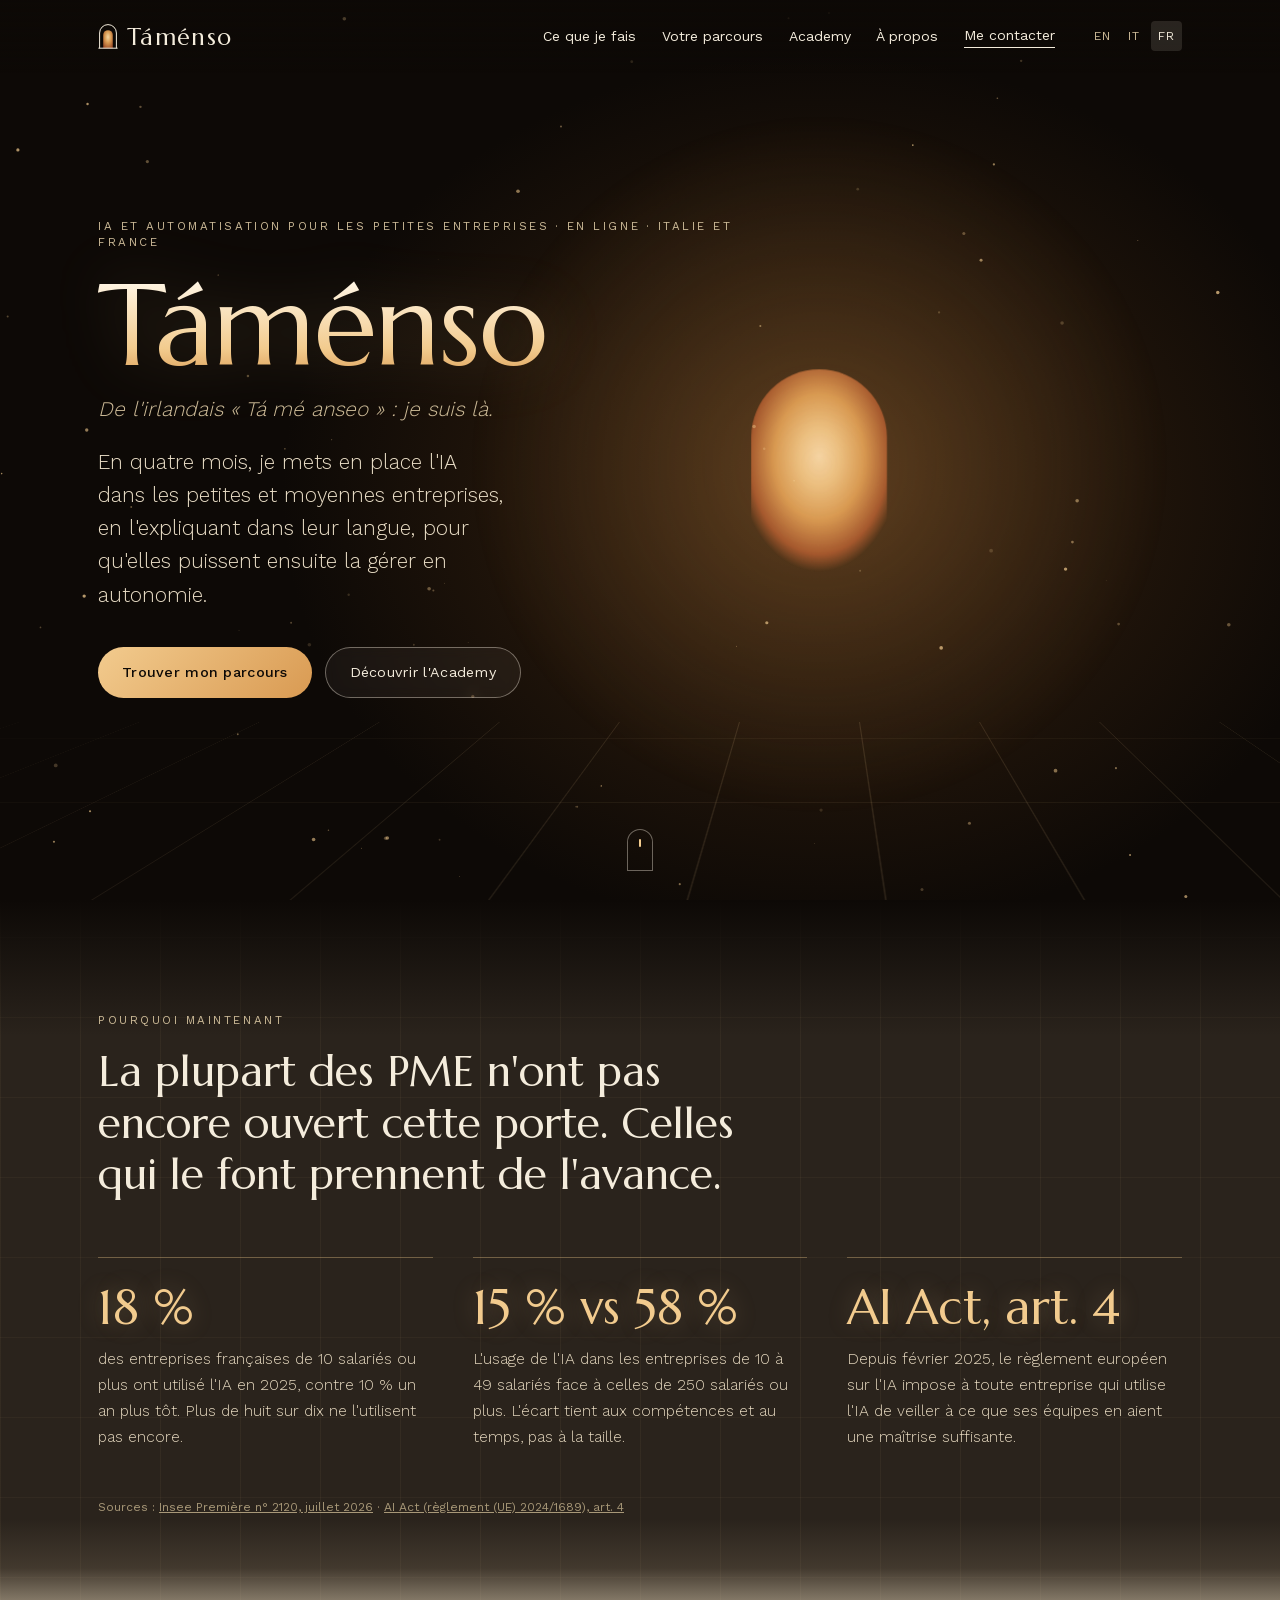
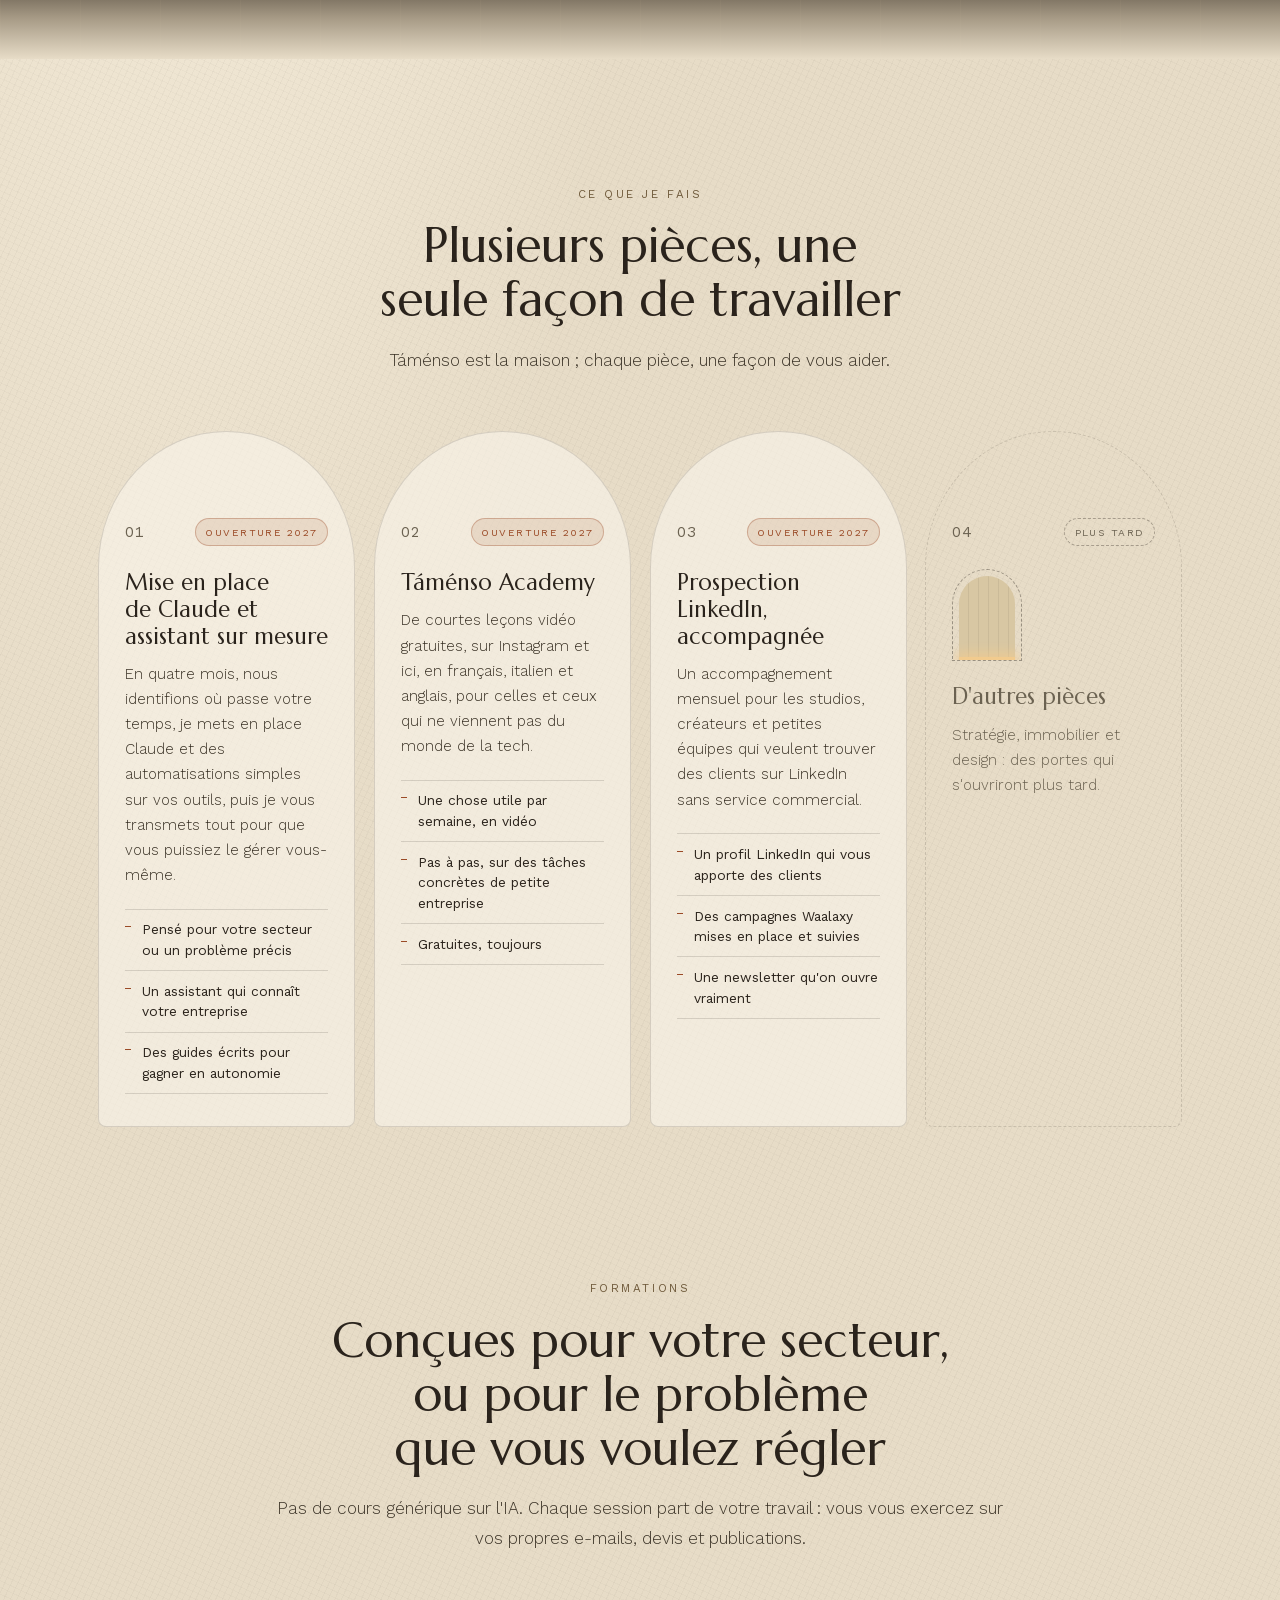
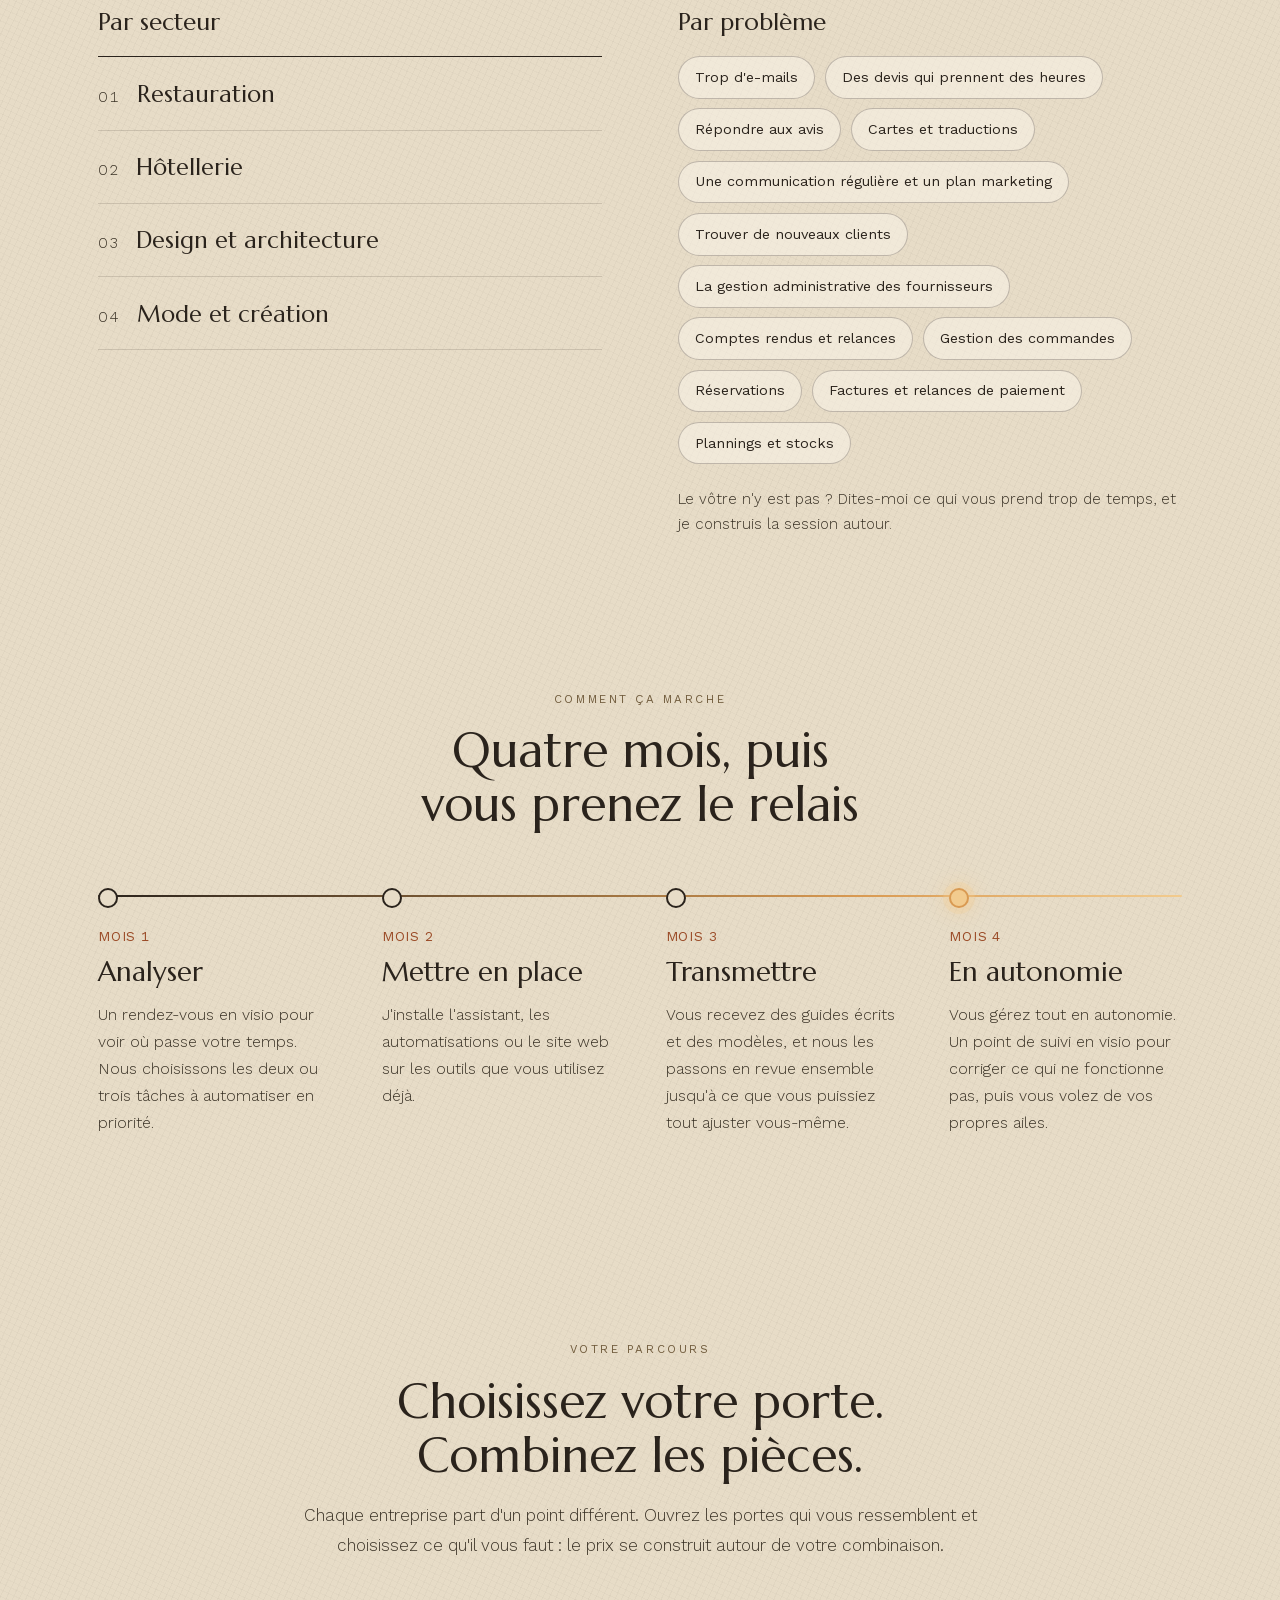
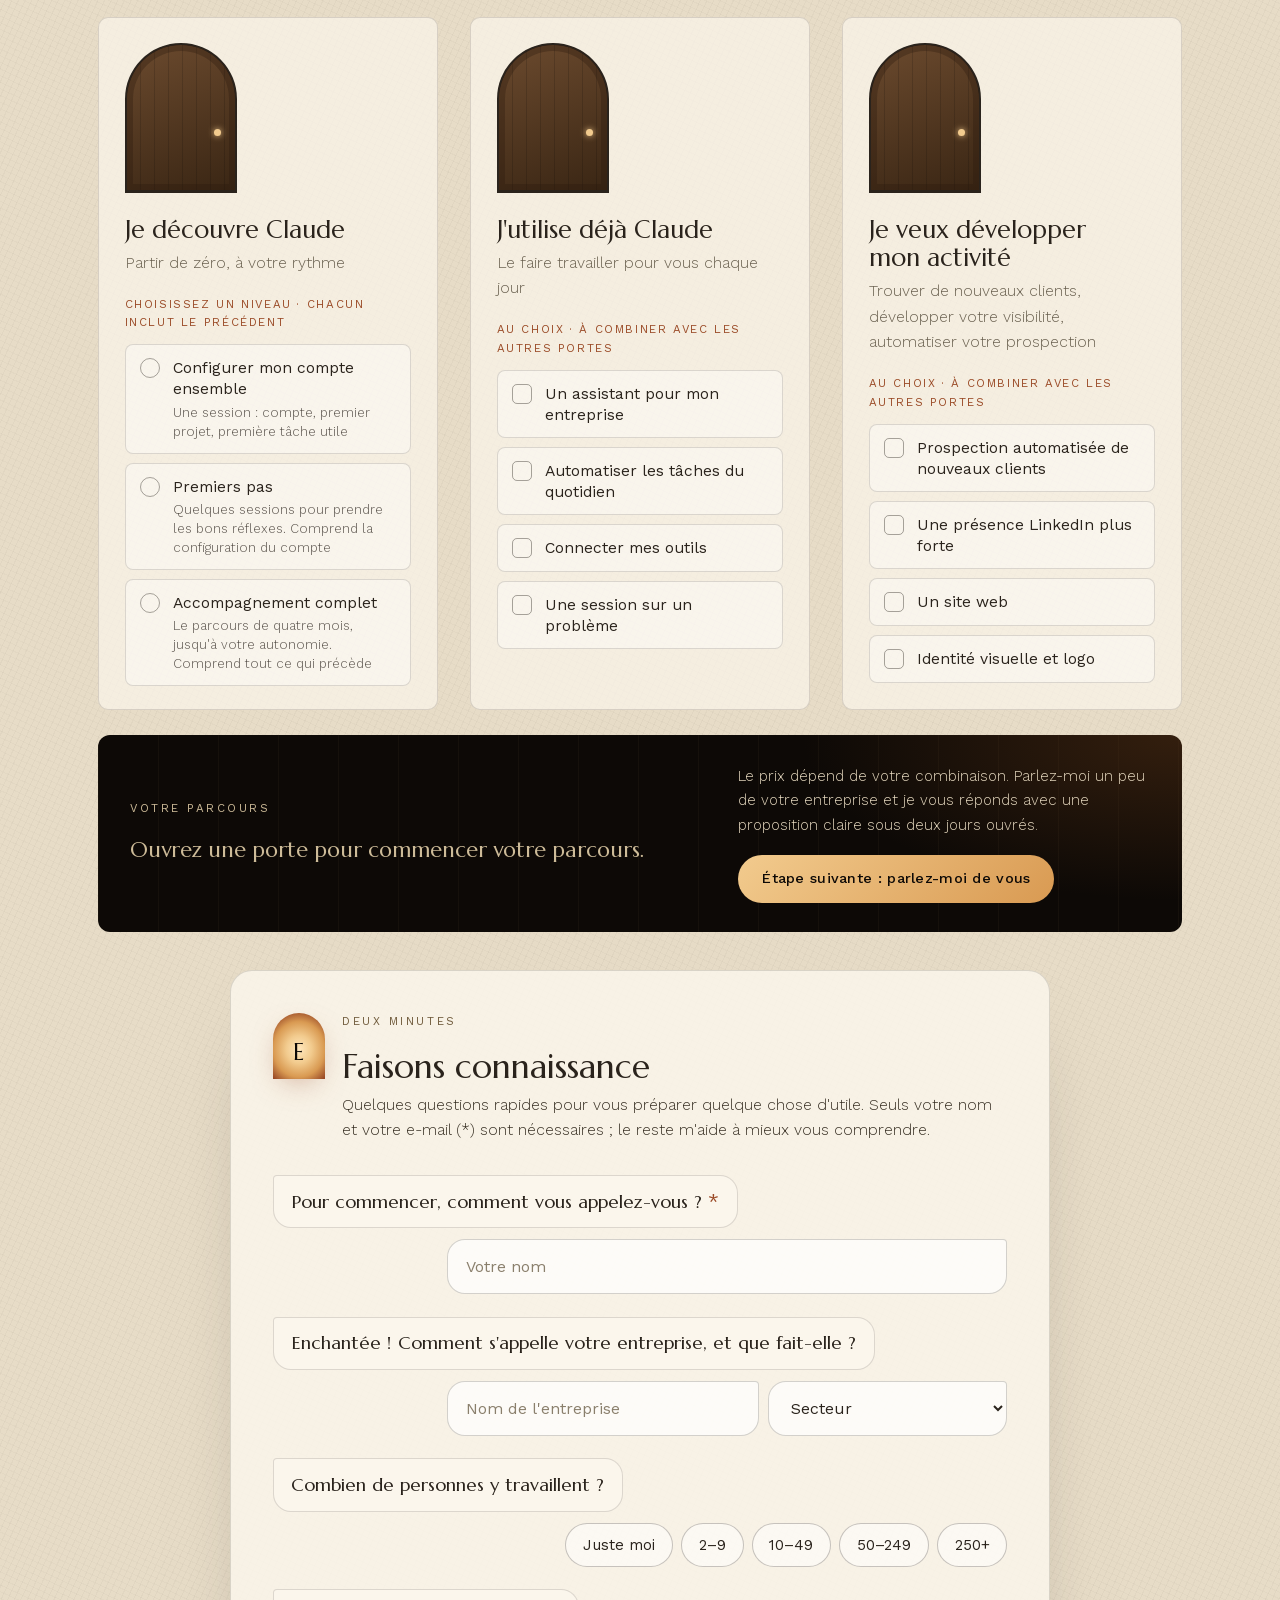
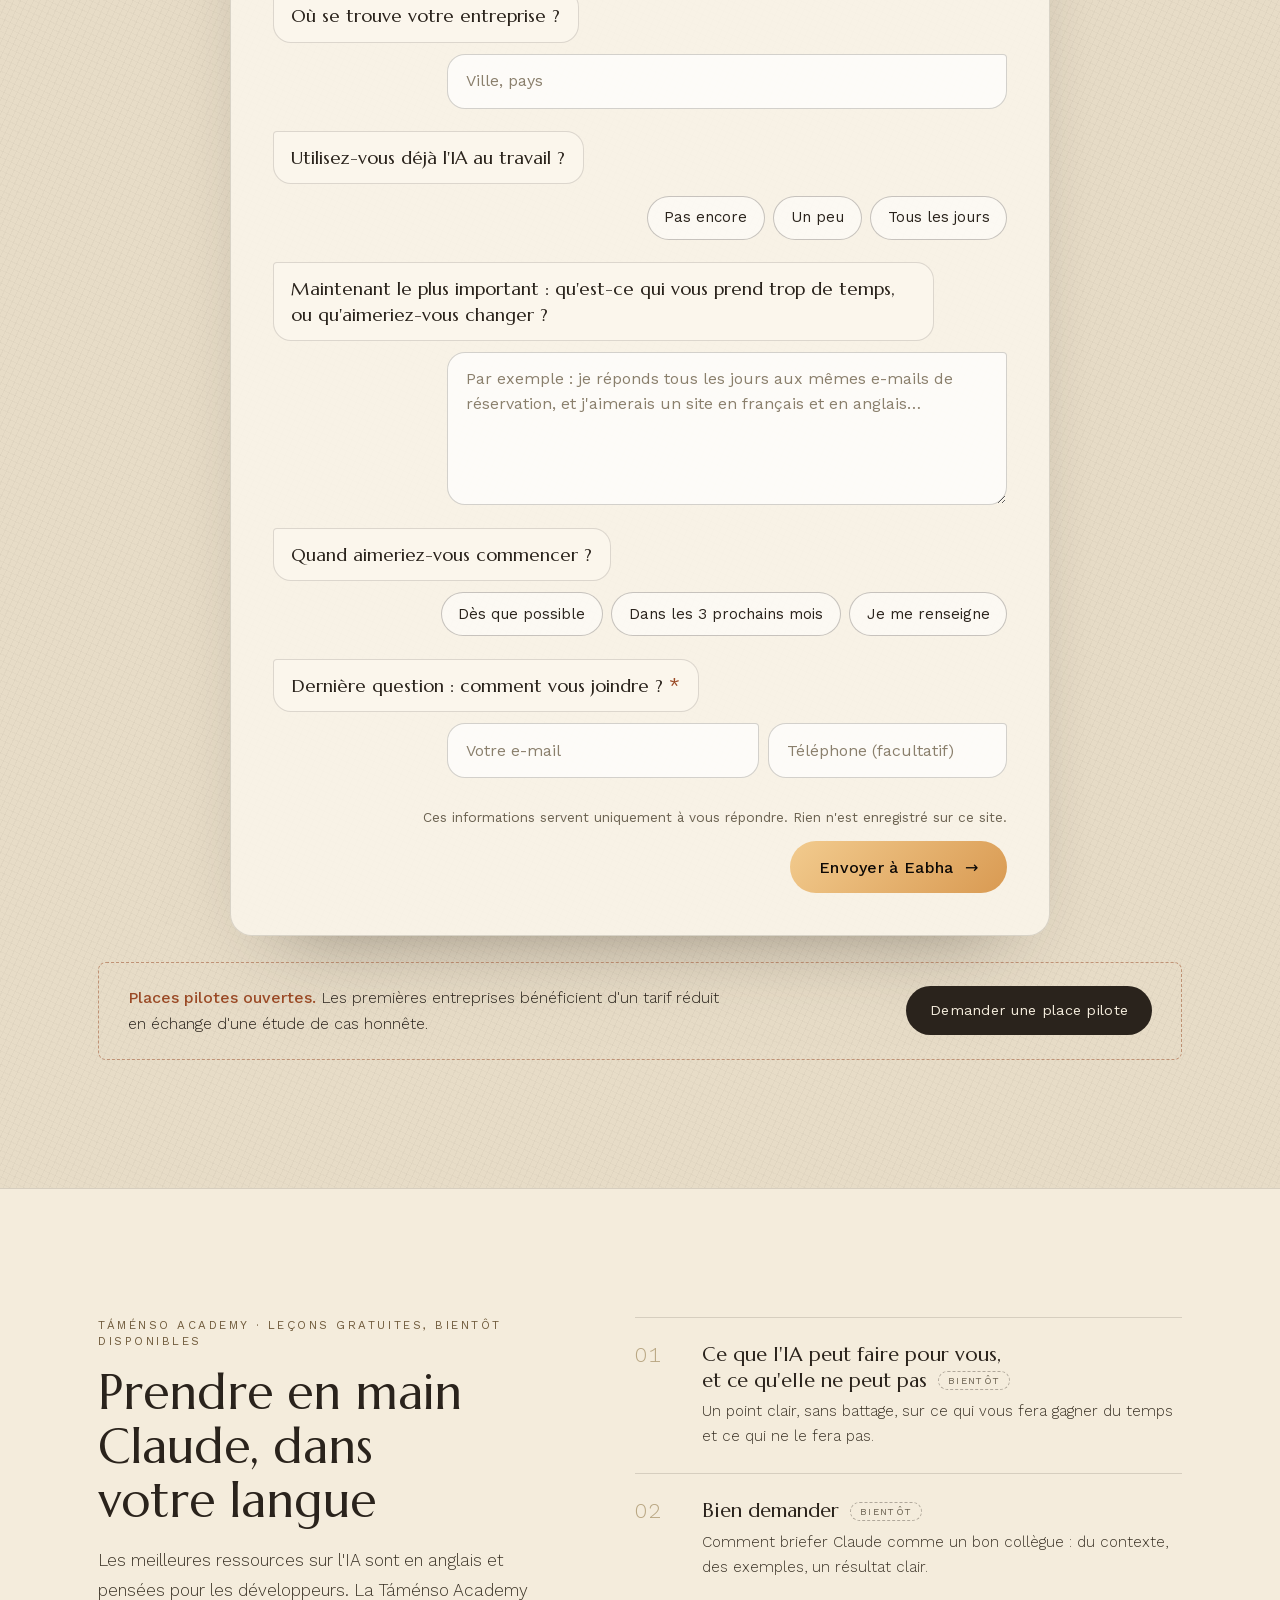
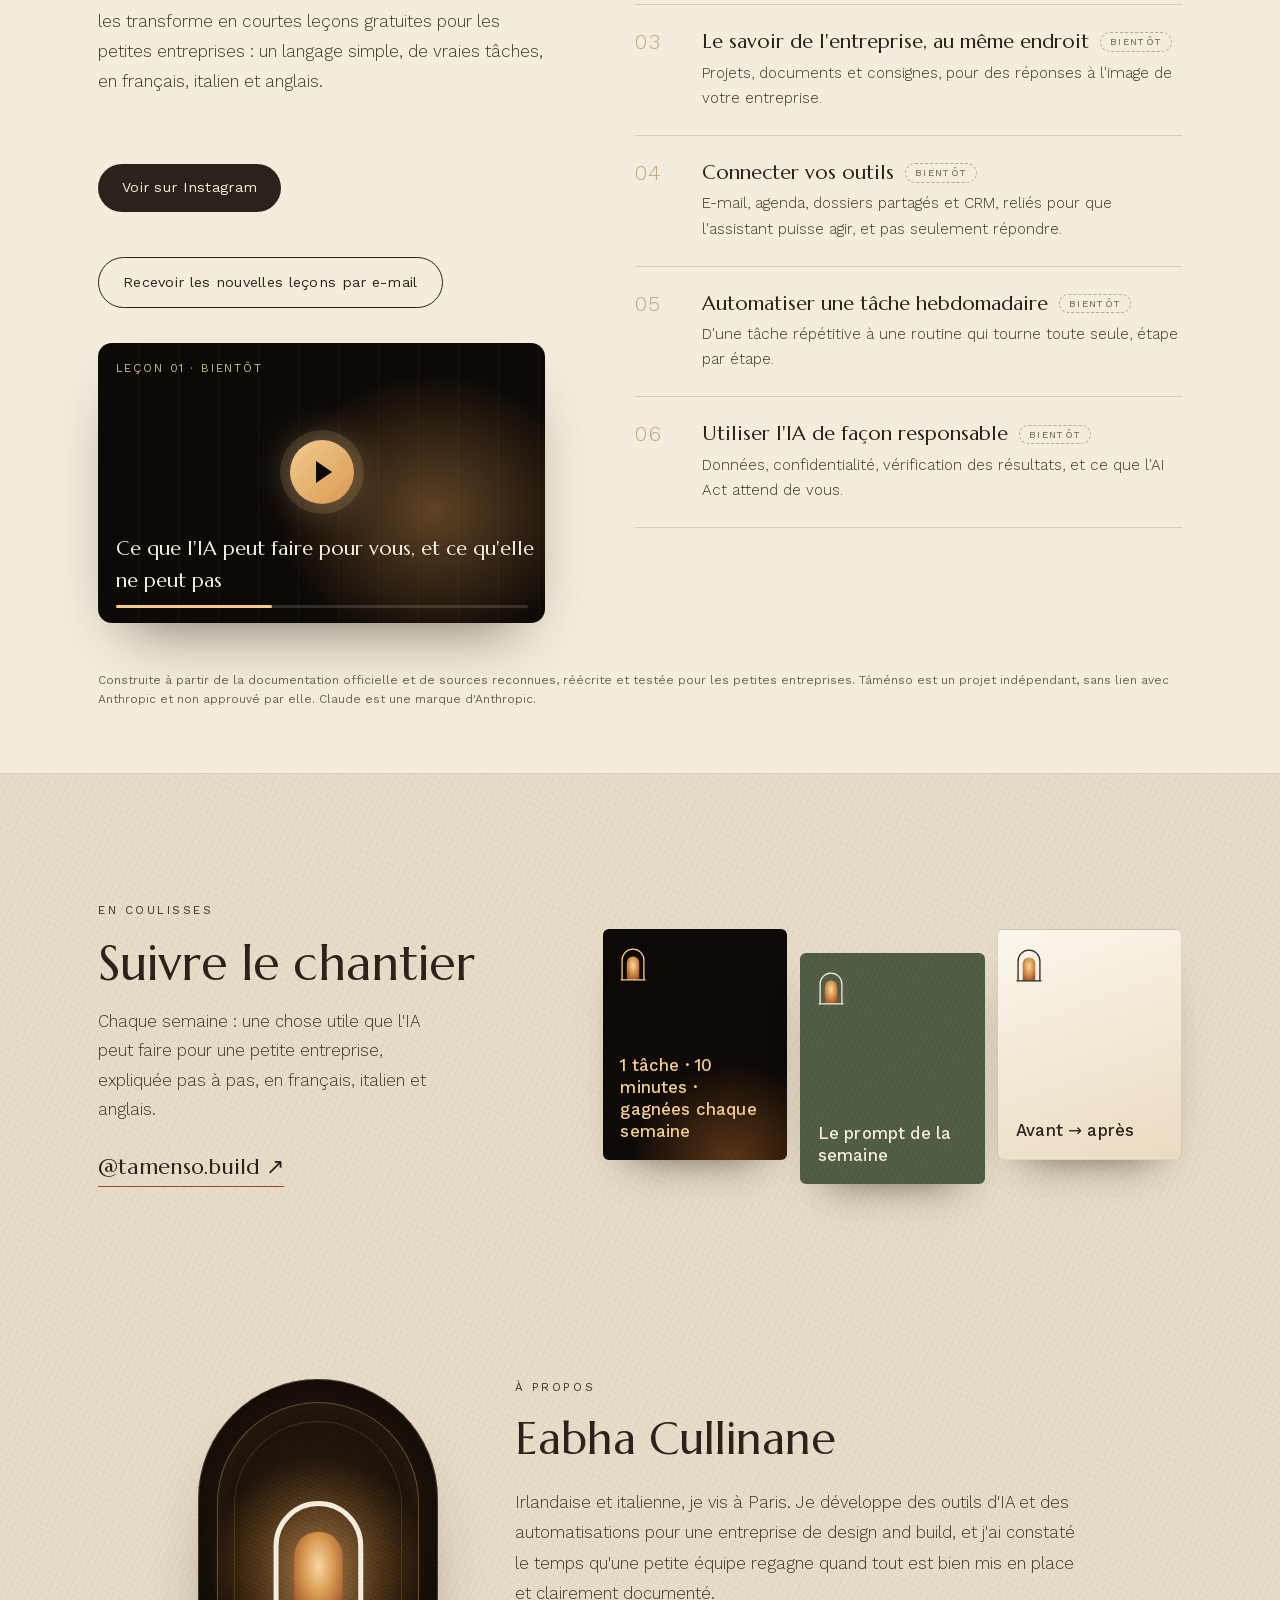
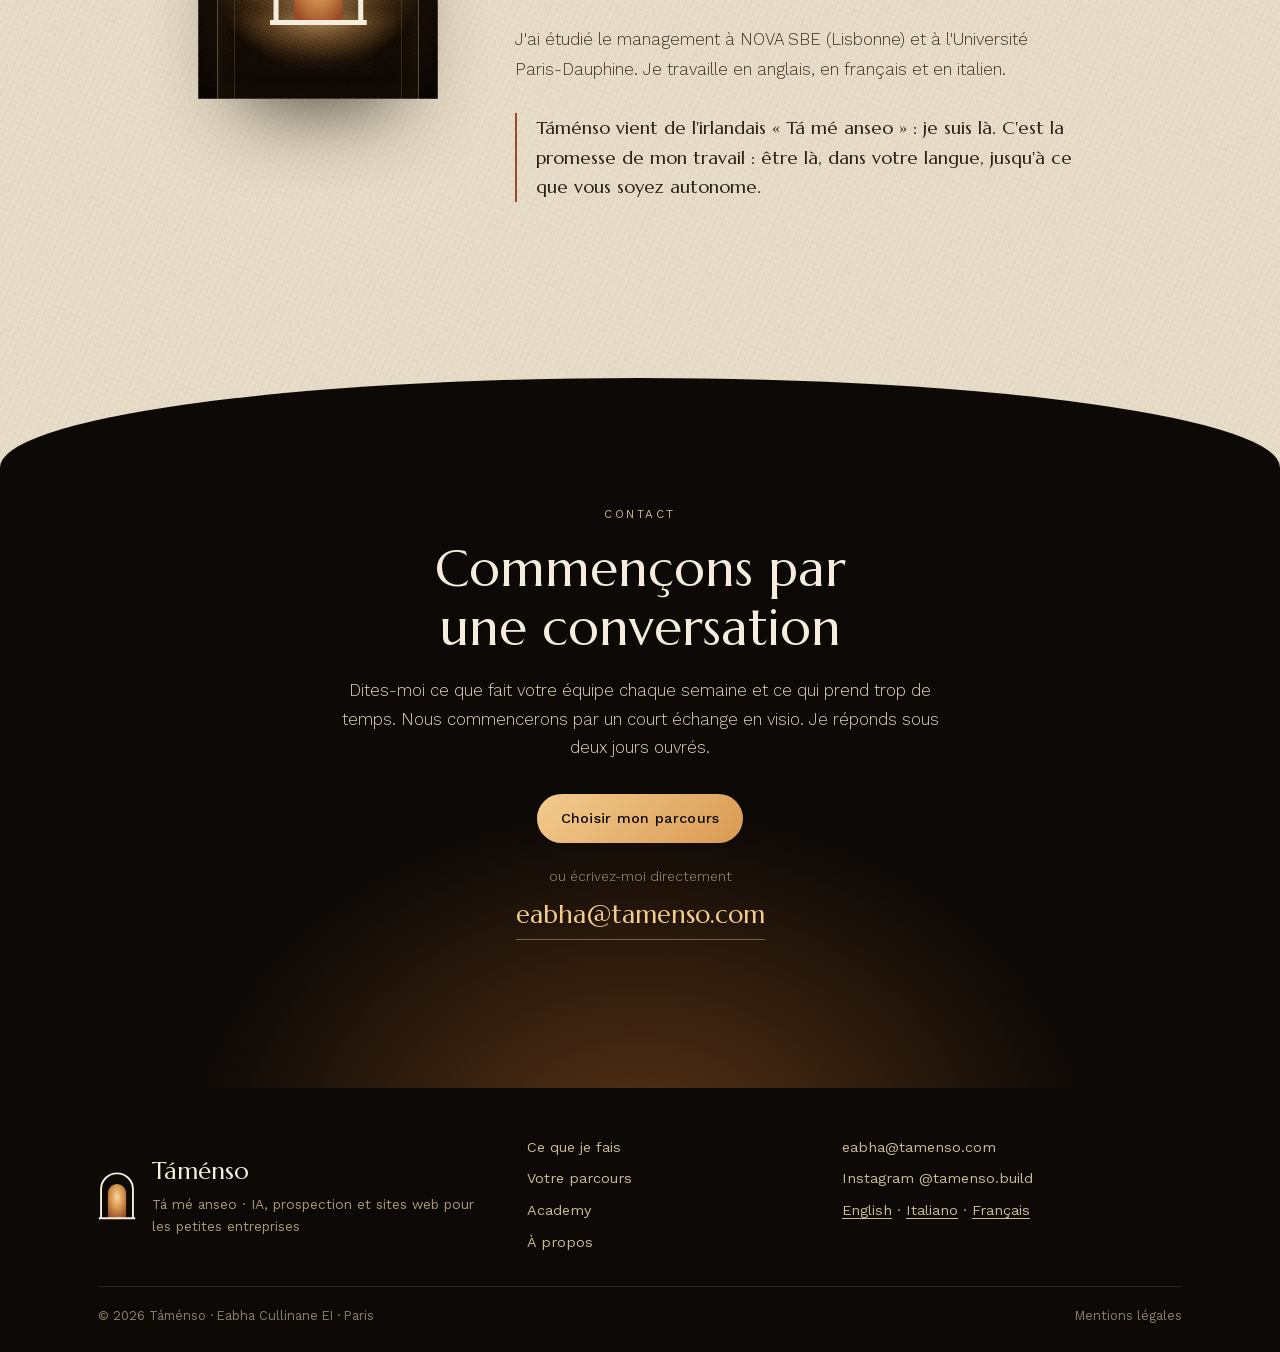
<file: fr/index.html>
<!doctype html>
<html lang="fr">
<head>
<meta charset="utf-8">
<meta name="viewport" content="width=device-width, initial-scale=1">
<title>Táménso — L&#x27;IA, rendue concrète pour les PME</title>
<meta name="description" content="Táménso aide les petites entreprises en Italie et en France à tirer parti de l&#x27;IA et de Claude : formations en ligne par secteur, un assistant Claude sur mesure et prospection LinkedIn avec Waalaxy. En français, italien et anglais.">
<link rel="canonical" href="https://tamenso.com/fr/">
<link rel="alternate" hreflang="en" href="https://tamenso.com/">
<link rel="alternate" hreflang="it" href="https://tamenso.com/it/">
<link rel="alternate" hreflang="fr" href="https://tamenso.com/fr/">
<link rel="alternate" hreflang="x-default" href="https://tamenso.com/">
<meta property="og:title" content="Táménso — L&#x27;IA, rendue concrète pour les PME">
<meta property="og:description" content="Táménso aide les petites entreprises en Italie et en France à tirer parti de l&#x27;IA et de Claude : formations en ligne par secteur, un assistant Claude sur mesure et prospection LinkedIn avec Waalaxy. En français, italien et anglais.">
<meta property="og:type" content="website">
<meta property="og:url" content="https://tamenso.com/fr/">
<meta property="og:locale" content="fr_FR">
<meta name="theme-color" content="#E7DCC7">
<link rel="icon" href="/assets/favicon.svg" type="image/svg+xml">
<link rel="preload" href="/assets/fonts/marcellus-latin-400.woff2" as="font" type="font/woff2" crossorigin>
<link rel="stylesheet" href="/styles.css">
<script type="application/ld+json">
{
  "@context": "https://schema.org",
  "@type": "ProfessionalService",
  "name": "Táménso",
  "url": "https://tamenso.com/fr/",
  "description": "Táménso aide les petites entreprises en Italie et en France à tirer parti de l&#x27;IA et de Claude : formations en ligne par secteur, un assistant Claude sur mesure et prospection LinkedIn avec Waalaxy. En français, italien et anglais.",
  "founder": {"@type": "Person", "name": "Eabha Cullinane"},
  "areaServed": ["IT", "FR"],
  "availableLanguage": ["it", "fr", "en"],
  "sameAs": ["https://www.instagram.com/tamenso.build/"]
}
</script>
</head>
<body class="home">
<svg width="0" height="0" style="position:absolute" aria-hidden="true" focusable="false"><defs>
  <radialGradient id="g-door" cx="50%" cy="38%" r="70%"><stop offset="0" stop-color="#F6D7A2"/><stop offset=".45" stop-color="#D99A52"/><stop offset="1" stop-color="#9A4A26"/></radialGradient>
  <symbol id="mark" viewBox="0 0 100 130"><path d="M8 126V50a42 42 0 0 1 84 0v76" fill="none" stroke="currentColor" stroke-width="5"/><path d="M26 126V60a24 24 0 0 1 48 0v66z" fill="url(#g-door)"/><path d="M2 126h96" stroke="currentColor" stroke-width="5"/></symbol>
</defs></svg>
<a class="skip" href="#main">Aller au contenu</a>

<header class="site-nav" id="top">
  <a class="word" href="/fr/" aria-label="Táménso"><svg class="word-mark" aria-hidden="true"><use href="#mark"/></svg>Táménso</a>
  <button class="menu-btn" type="button" aria-expanded="false" aria-controls="nav-links"><span class="menu-lines" aria-hidden="true"></span><span class="menu-label">Menu</span></button>
  <nav class="nav-links" id="nav-links" aria-label="Principal">
    <a href="#rooms">Ce que je fais</a>
    <a href="#offer">Votre parcours</a>
    <a href="#academy">Academy</a>
    <a href="#about">À propos</a>
    <a href="#brief" class="nav-cta">Me contacter</a>
  </nav>
  <div class="langs" aria-label="Langue">
    <a href="/" hreflang="en" lang="en" >EN</a>
    <a href="/it/" hreflang="it" lang="it" >IT</a>
    <a href="/fr/" hreflang="fr" lang="fr" aria-current="page">FR</a>
  </div>
</header>

<main id="main" tabindex="-1">

  <!-- ============ HERO ============ -->
  <section class="hero" id="hero">
    <div class="tunnel" aria-hidden="true">
      <div class="scene">
        <div class="floor"></div>
        <span class="ring" style="--i:0"></span><span class="ring" style="--i:1"></span><span class="ring" style="--i:2"></span><span class="ring" style="--i:3"></span><span class="ring" style="--i:4"></span><span class="ring" style="--i:5"></span><span class="ring" style="--i:6"></span><span class="ring" style="--i:7"></span><span class="ring" style="--i:8"></span><span class="ring" style="--i:9"></span><span class="ring" style="--i:10"></span><span class="ring" style="--i:11"></span><span class="ring" style="--i:12"></span><span class="ring" style="--i:13"></span>
        <div class="core"></div>
      </div>
      <canvas class="dust"></canvas>
    </div>
    <div class="hero-text">
      <p class="eyebrow light">IA et automatisation pour les petites entreprises · En ligne · Italie et France</p>
      <h1>
        <span class="irish">Táménso</span>
        <span class="gloss">De l&#x27;irlandais « Tá mé anseo » : je suis là.</span>
      </h1>
      <p class="lede">En quatre mois, je mets en place l&#x27;IA dans les petites et moyennes entreprises, en l&#x27;expliquant dans leur langue, pour qu&#x27;elles puissent ensuite la gérer en autonomie.</p>
      <div class="ctas">
        <a class="btn btn-glow" href="#offer">Trouver mon parcours</a>
        <a class="btn btn-ghost" href="#academy">Découvrir l&#x27;Academy</a>
      </div>
    </div>
    <a class="scroll-cue" href="#rooms" aria-label="Ce que je fais"><span></span></a>
  </section>

  <!-- ============ WHY NOW ============ -->
  <section class="why" aria-labelledby="why-h">
    <div class="why-inner">
      <p class="eyebrow light">Pourquoi maintenant</p>
      <h2 id="why-h" class="why-title reveal">La plupart des PME n&#x27;ont pas encore ouvert cette porte. Celles qui le font prennent de l&#x27;avance.</h2>
      <div class="stats">
        <figure class="stat reveal">
          <span class="num" data-count>18 %</span>
          <figcaption>des entreprises françaises de 10 salariés ou plus ont utilisé l&#x27;IA en 2025, contre 10 % un an plus tôt. Plus de huit sur dix ne l&#x27;utilisent pas encore.</figcaption>
        </figure>
        <figure class="stat reveal">
          <span class="num" data-count>15 % vs 58 %</span>
          <figcaption>L&#x27;usage de l&#x27;IA dans les entreprises de 10 à 49 salariés face à celles de 250 salariés ou plus. L&#x27;écart tient aux compétences et au temps, pas à la taille.</figcaption>
        </figure>
        <figure class="stat reveal">
          <span class="num" data-count>AI Act, art. 4</span>
          <figcaption>Depuis février 2025, le règlement européen sur l&#x27;IA impose à toute entreprise qui utilise l&#x27;IA de veiller à ce que ses équipes en aient une maîtrise suffisante.</figcaption>
        </figure>
      </div>
      <p class="sources">Sources : <a href="https://www.insee.fr/fr/statistiques/9025878" rel="noopener" target="_blank">Insee Première n° 2120, juillet 2026</a> · <a href="https://eur-lex.europa.eu/eli/reg/2024/1689/oj" rel="noopener" target="_blank">AI Act (règlement (UE) 2024/1689), art. 4</a></p>
    </div>
  </section>

  <!-- ============ ROOMS ============ -->
  <section class="rooms" id="rooms" aria-labelledby="rooms-h">
    <div class="section-head reveal">
      <p class="eyebrow">Ce que je fais</p>
      <h2 id="rooms-h">Plusieurs pièces, une seule façon de travailler</h2>
      <p class="intro">Táménso est la maison ; chaque pièce, une façon de vous aider.</p>
    </div>
    <div class="room-grid">
      <article class="room reveal tilt">
        <div class="room-top"><span class="room-n">01</span><span class="tag tag-soon">Ouverture 2027</span></div>
        <h3>Mise en place de Claude et assistant sur mesure</h3>
        <p>En quatre mois, nous identifions où passe votre temps, je mets en place Claude et des automatisations simples sur vos outils, puis je vous transmets tout pour que vous puissiez le gérer vous-même.</p>
        <ul>
          <li>Pensé pour votre secteur ou un problème précis</li>
          <li>Un assistant qui connaît votre entreprise</li>
          <li>Des guides écrits pour gagner en autonomie</li>
        </ul>
      </article>
      <article class="room reveal tilt">
        <div class="room-top"><span class="room-n">02</span><span class="tag tag-soon">Ouverture 2027</span></div>
        <h3>Táménso Academy</h3>
        <p>De courtes leçons vidéo gratuites, sur Instagram et ici, en français, italien et anglais, pour celles et ceux qui ne viennent pas du monde de la tech.</p>
        <ul>
          <li>Une chose utile par semaine, en vidéo</li>
          <li>Pas à pas, sur des tâches concrètes de petite entreprise</li>
          <li>Gratuites, toujours</li>
        </ul>
      </article>
      <article class="room reveal tilt">
        <div class="room-top"><span class="room-n">03</span><span class="tag tag-soon">Ouverture 2027</span></div>
        <h3>Prospection LinkedIn, accompagnée</h3>
        <p>Un accompagnement mensuel pour les studios, créateurs et petites équipes qui veulent trouver des clients sur LinkedIn sans service commercial.</p>
        <ul>
          <li>Un profil LinkedIn qui vous apporte des clients</li>
          <li>Des campagnes Waalaxy mises en place et suivies</li>
          <li>Une newsletter qu&#x27;on ouvre vraiment</li>
        </ul>
      </article>
      <article class="room room-closed reveal tilt">
        <div class="room-top"><span class="room-n">04</span><span class="tag tag-later">Plus tard</span></div>
        <div class="closed-door" aria-hidden="true"><span class="cd-leaf"></span><span class="cd-light"></span></div>
        <h3>D&#x27;autres pièces</h3>
        <p>Stratégie, immobilier et design : des portes qui s&#x27;ouvriront plus tard.</p>
      </article>
    </div>
  </section>


  <!-- ============ BY SECTOR / BY PROBLEM ============ -->
  <section class="sectors" id="sectors" aria-labelledby="sectors-h">
    <div class="section-head reveal">
      <p class="eyebrow">Formations</p>
      <h2 id="sectors-h">Conçues pour votre secteur, ou pour le problème que vous voulez régler</h2>
      <p class="intro">Pas de cours générique sur l&#x27;IA. Chaque session part de votre travail : vous vous exercez sur vos propres e-mails, devis et publications.</p>
    </div>
    <div class="sec-grid">
      <div class="sec-col reveal">
        <h3>Par secteur</h3>
        <ul class="sec-list">
          <li><span class="sec-n">01</span><strong>Restauration</strong><span class="sec-arrow" aria-hidden="true">→</span></li>
          <li><span class="sec-n">02</span><strong>Hôtellerie</strong><span class="sec-arrow" aria-hidden="true">→</span></li>
          <li><span class="sec-n">03</span><strong>Design et architecture</strong><span class="sec-arrow" aria-hidden="true">→</span></li>
          <li><span class="sec-n">04</span><strong>Mode et création</strong><span class="sec-arrow" aria-hidden="true">→</span></li>
        </ul>
      </div>
      <div class="sec-col reveal">
        <h3>Par problème</h3>
        <ul class="chips">
          <li>Trop d&#x27;e-mails</li><li>Des devis qui prennent des heures</li><li>Répondre aux avis</li><li>Cartes et traductions</li>
          <li>Une communication régulière et un plan marketing</li><li>Trouver de nouveaux clients</li><li>La gestion administrative des fournisseurs</li><li>Comptes rendus et relances</li>
          <li>Gestion des commandes</li><li>Réservations</li><li>Factures et relances de paiement</li><li>Plannings et stocks</li>
        </ul>
        <p class="sec-note">Le vôtre n&#x27;y est pas ? Dites-moi ce qui vous prend trop de temps, et je construis la session autour.</p>
      </div>
    </div>
  </section>

  <!-- ============ METHOD ============ -->
  <section class="method" aria-labelledby="method-h">
    <div class="section-head reveal">
      <p class="eyebrow">Comment ça marche</p>
      <h2 id="method-h">Quatre mois, puis vous prenez le relais</h2>
    </div>
    <ol class="steps steps-4">
      <li class="reveal"><span class="step-n">Mois 1</span><h3>Analyser</h3><p>Un rendez-vous en visio pour voir où passe votre temps. Nous choisissons les deux ou trois tâches à automatiser en priorité.</p></li>
      <li class="reveal"><span class="step-n">Mois 2</span><h3>Mettre en place</h3><p>J&#x27;installe l&#x27;assistant, les automatisations ou le site web sur les outils que vous utilisez déjà.</p></li>
      <li class="reveal"><span class="step-n">Mois 3</span><h3>Transmettre</h3><p>Vous recevez des guides écrits et des modèles, et nous les passons en revue ensemble jusqu&#x27;à ce que vous puissiez tout ajuster vous-même.</p></li>
      <li class="reveal"><span class="step-n">Mois 4</span><h3>En autonomie</h3><p>Vous gérez tout en autonomie. Un point de suivi en visio pour corriger ce qui ne fonctionne pas, puis vous volez de vos propres ailes.</p></li>
    </ol>
  </section>


  <!-- ============ YOUR PATH (doors) ============ -->
  <section class="paths" id="offer" aria-labelledby="offer-h">
    <div class="section-head reveal">
      <p class="eyebrow">Votre parcours</p>
      <h2 id="offer-h">Choisissez votre porte. Combinez les pièces.</h2>
      <p class="intro">Chaque entreprise part d&#x27;un point différent. Ouvrez les portes qui vous ressemblent et choisissez ce qu&#x27;il vous faut : le prix se construit autour de votre combinaison.</p>
    </div>
    <div class="pdoors">
      <div class="pdoor reveal" data-door="a">
        <div class="arch-frame" aria-hidden="true"><div class="arch-glow"></div><div class="leaf"><span class="knob"></span></div></div>
        <h3>Je découvre Claude</h3>
        <p class="pdoor-sub">Partir de zéro, à votre rythme</p>
        <p class="pick">Choisissez un niveau · chacun inclut le précédent</p>
        <ul class="opts" role="list">
            <li><button type="button" class="opt" aria-pressed="false" data-group="a" data-single><span class="tick" aria-hidden="true"></span><span class="opt-label">Configurer mon compte ensemble</span><span class="opt-hint">Une session : compte, premier projet, première tâche utile</span></button></li>
            <li><button type="button" class="opt" aria-pressed="false" data-group="a" data-single><span class="tick" aria-hidden="true"></span><span class="opt-label">Premiers pas</span><span class="opt-hint">Quelques sessions pour prendre les bons réflexes. Comprend la configuration du compte</span></button></li>
            <li><button type="button" class="opt" aria-pressed="false" data-group="a" data-single><span class="tick" aria-hidden="true"></span><span class="opt-label">Accompagnement complet</span><span class="opt-hint">Le parcours de quatre mois, jusqu&#x27;à votre autonomie. Comprend tout ce qui précède</span></button></li>
        </ul>
      </div>
      <div class="pdoor reveal" data-door="b">
        <div class="arch-frame" aria-hidden="true"><div class="arch-glow"></div><div class="leaf"><span class="knob"></span></div></div>
        <h3>J&#x27;utilise déjà Claude</h3>
        <p class="pdoor-sub">Le faire travailler pour vous chaque jour</p>
        <p class="pick">Au choix · à combiner avec les autres portes</p>
        <ul class="opts" role="list">
            <li><button type="button" class="opt" aria-pressed="false" data-group="b"><span class="tick" aria-hidden="true"></span><span class="opt-label">Un assistant pour mon entreprise</span></button></li>
            <li><button type="button" class="opt" aria-pressed="false" data-group="b"><span class="tick" aria-hidden="true"></span><span class="opt-label">Automatiser les tâches du quotidien</span></button></li>
            <li><button type="button" class="opt" aria-pressed="false" data-group="b"><span class="tick" aria-hidden="true"></span><span class="opt-label">Connecter mes outils</span></button></li>
            <li><button type="button" class="opt" aria-pressed="false" data-group="b"><span class="tick" aria-hidden="true"></span><span class="opt-label">Une session sur un problème</span></button></li>
        </ul>
      </div>
      <div class="pdoor reveal" data-door="c">
        <div class="arch-frame" aria-hidden="true"><div class="arch-glow"></div><div class="leaf"><span class="knob"></span></div></div>
        <h3>Je veux développer mon activité</h3>
        <p class="pdoor-sub">Trouver de nouveaux clients, développer votre visibilité, automatiser votre prospection</p>
        <p class="pick">Au choix · à combiner avec les autres portes</p>
        <ul class="opts" role="list">
            <li><button type="button" class="opt" aria-pressed="false" data-group="c"><span class="tick" aria-hidden="true"></span><span class="opt-label">Prospection automatisée de nouveaux clients</span></button></li>
            <li><button type="button" class="opt" aria-pressed="false" data-group="c"><span class="tick" aria-hidden="true"></span><span class="opt-label">Une présence LinkedIn plus forte</span></button></li>
            <li><button type="button" class="opt" aria-pressed="false" data-group="c"><span class="tick" aria-hidden="true"></span><span class="opt-label">Un site web</span></button></li>
            <li><button type="button" class="opt" aria-pressed="false" data-group="c"><span class="tick" aria-hidden="true"></span><span class="opt-label">Identité visuelle et logo</span></button></li>
        </ul>
      </div>
    </div>
    <div class="path-panel reveal" aria-live="polite"
         data-subject="Mon parcours Táménso" data-hello="Bonjour Eabha, voici le parcours qui m&#x27;intéresse :">
      <div class="path-head">
        <div class="path-top"><p class="eyebrow light">Votre parcours <span class="path-count" hidden></span></p><button type="button" class="path-reset" hidden>Recommencer</button></div>
        <p class="path-empty">Ouvrez une porte pour commencer votre parcours.</p>
        <ol class="path-list"></ol>
      </div>
      <div class="path-side">
        <p class="path-note">Le prix dépend de votre combinaison. Parlez-moi un peu de votre entreprise et je vous réponds avec une proposition claire sous deux jours ouvrés.</p>
        <a class="btn btn-glow path-cta" href="#brief">Étape suivante : parlez-moi de vous</a>
      </div>
    </div>

    <!-- ============ BRIEF: a short conversation ============ -->
    <form class="brief" id="brief" novalidate
          data-subject="Nouvelle demande depuis tamenso.com" data-path="Votre parcours" data-none="(aucune porte choisie)">
      <div class="brief-head reveal">
        <div class="avatar" aria-hidden="true">E</div>
        <div>
          <p class="eyebrow">Deux minutes</p>
          <h3 class="brief-title">Faisons connaissance</h3>
          <p class="brief-intro">Quelques questions rapides pour vous préparer quelque chose d&#x27;utile. Seuls votre nom et votre e-mail (*) sont nécessaires ; le reste m&#x27;aide à mieux vous comprendre.</p>
        </div>
      </div>

      <div class="q reveal">
        <p class="bubble"><label for="f-name">Pour commencer, comment vous appelez-vous ? <span class="req" title="Obligatoire">*</span></label></p>
        <input class="answer" id="f-name" name="name" data-label="Nom" autocomplete="name" required placeholder="Votre nom">
      </div>

      <div class="q reveal">
        <p class="bubble"><label for="f-company">Enchantée ! Comment s&#x27;appelle votre entreprise, et que fait-elle ?</label></p>
        <div class="row2">
          <input class="answer" id="f-company" name="company" data-label="Entreprise" autocomplete="organization" placeholder="Nom de l&#x27;entreprise">
          <select class="answer" name="sector" data-label="Secteur" aria-label="Secteur">
            <option value="">Secteur</option>
            <option>Restauration</option><option>Hôtellerie</option><option>Design et architecture</option><option>Mode et création</option><option>Autre</option>
          </select>
        </div>
      </div>

      <fieldset class="q reveal">
        <legend class="bubble">Combien de personnes y travaillent ?</legend>
        <div class="chips-row"><label class="chip"><input type="radio" data-label="Effectif" name="size" value="Juste moi"><span>Juste moi</span></label><label class="chip"><input type="radio" data-label="Effectif" name="size" value="2–9"><span>2–9</span></label><label class="chip"><input type="radio" data-label="Effectif" name="size" value="10–49"><span>10–49</span></label><label class="chip"><input type="radio" data-label="Effectif" name="size" value="50–249"><span>50–249</span></label><label class="chip"><input type="radio" data-label="Effectif" name="size" value="250+"><span>250+</span></label></div>
      </fieldset>

      <div class="q reveal">
        <p class="bubble"><label for="f-city">Où se trouve votre entreprise ?</label></p>
        <input class="answer" id="f-city" name="city" data-label="Localisation" autocomplete="address-level2" placeholder="Ville, pays">
      </div>

      <fieldset class="q reveal">
        <legend class="bubble">Utilisez-vous déjà l&#x27;IA au travail ?</legend>
        <div class="chips-row"><label class="chip"><input type="radio" data-label="Utilise l&#x27;IA" name="ai" value="Pas encore"><span>Pas encore</span></label><label class="chip"><input type="radio" data-label="Utilise l&#x27;IA" name="ai" value="Un peu"><span>Un peu</span></label><label class="chip"><input type="radio" data-label="Utilise l&#x27;IA" name="ai" value="Tous les jours"><span>Tous les jours</span></label></div>
      </fieldset>

      <div class="q reveal">
        <p class="bubble"><label for="f-needs">Maintenant le plus important : qu&#x27;est-ce qui vous prend trop de temps, ou qu&#x27;aimeriez-vous changer ?</label></p>
        <textarea class="answer" id="f-needs" name="needs" data-label="Besoins" rows="5" placeholder="Par exemple : je réponds tous les jours aux mêmes e-mails de réservation, et j&#x27;aimerais un site en français et en anglais…"></textarea>
      </div>

      <fieldset class="q reveal">
        <legend class="bubble">Quand aimeriez-vous commencer ?</legend>
        <div class="chips-row"><label class="chip"><input type="radio" data-label="Démarrage" name="when" value="Dès que possible"><span>Dès que possible</span></label><label class="chip"><input type="radio" data-label="Démarrage" name="when" value="Dans les 3 prochains mois"><span>Dans les 3 prochains mois</span></label><label class="chip"><input type="radio" data-label="Démarrage" name="when" value="Je me renseigne"><span>Je me renseigne</span></label></div>
      </fieldset>

      <div class="q reveal">
        <p class="bubble"><label for="f-email">Dernière question : comment vous joindre ? <span class="req" title="Obligatoire">*</span></label></p>
        <div class="row2">
          <input class="answer" id="f-email" name="email" data-label="E-mail" type="email" autocomplete="email" required placeholder="Votre e-mail">
          <input class="answer" name="phone" data-label="Téléphone" type="tel" autocomplete="tel" placeholder="Téléphone (facultatif)" aria-label="Téléphone (facultatif)">
        </div>
      </div>

      <div class="send reveal">
        <p class="privacy">Ces informations servent uniquement à vous répondre. Rien n&#x27;est enregistré sur ce site.</p>
        <button class="btn btn-glow send-btn" type="submit"><span>Envoyer à Eabha</span><span class="arr" aria-hidden="true">→</span></button>
        <p class="form-error" role="alert" hidden>Il me faut juste votre nom et un e-mail valide pour vous répondre.</p>
        <p class="thanks" role="status" hidden>Merci ! Votre messagerie devrait s&#x27;ouvrir avec tout déjà rempli : il suffit d&#x27;envoyer. Sinon, écrivez à eabha@tamenso.com.</p>
      </div>
    </form>

    <div class="pilot reveal">
      <p><strong>Places pilotes ouvertes.</strong> Les premières entreprises bénéficient d&#x27;un tarif réduit en échange d&#x27;une étude de cas honnête.</p>
      <a class="btn btn-ink" href="#contact">Demander une place pilote</a>
    </div>
  </section>

  <!-- ============ ACADEMY ============ -->
  <section class="academy" id="academy" aria-labelledby="academy-h">
    <div class="academy-inner">
      <div class="section-head left reveal">
        <p class="eyebrow">Táménso Academy · leçons gratuites, bientôt disponibles</p>
        <h2 id="academy-h">Prendre en main Claude, dans votre langue</h2>
        <p class="intro">Les meilleures ressources sur l&#x27;IA sont en anglais et pensées pour les développeurs. La Táménso Academy les transforme en courtes leçons gratuites pour les petites entreprises : un langage simple, de vraies tâches, en français, italien et anglais.</p>
        <div class="ctas">
          <a class="btn btn-ink" href="https://www.instagram.com/tamenso.build/" rel="noopener" target="_blank">Voir sur Instagram</a>
          <a class="btn btn-line" href="mailto:eabha@tamenso.com?subject=Le%C3%A7ons%20Academy">Recevoir les nouvelles leçons par e-mail</a>
        </div>
        <a class="video-frame" href="https://www.instagram.com/tamenso.build/" rel="noopener" target="_blank">
          <span class="vf-tag">Leçon 01 · Bientôt</span>
          <span class="vf-play" aria-hidden="true"></span>
          <span class="vf-title">Ce que l&#x27;IA peut faire pour vous, et ce qu&#x27;elle ne peut pas</span>
          <span class="vf-bar" aria-hidden="true"><i></i></span>
        </a>
      </div>
      <ol class="modules">
        <li class="reveal mod-soon"><span class="mod-n">01</span><div><h3>Ce que l&#x27;IA peut faire pour vous, et ce qu&#x27;elle ne peut pas <span class="soon">Bientôt</span></h3><p>Un point clair, sans battage, sur ce qui vous fera gagner du temps et ce qui ne le fera pas.</p></div></li>
        <li class="reveal mod-soon"><span class="mod-n">02</span><div><h3>Bien demander <span class="soon">Bientôt</span></h3><p>Comment briefer Claude comme un bon collègue : du contexte, des exemples, un résultat clair.</p></div></li>
        <li class="reveal mod-soon"><span class="mod-n">03</span><div><h3>Le savoir de l&#x27;entreprise, au même endroit <span class="soon">Bientôt</span></h3><p>Projets, documents et consignes, pour des réponses à l&#x27;image de votre entreprise.</p></div></li>
        <li class="reveal mod-soon"><span class="mod-n">04</span><div><h3>Connecter vos outils <span class="soon">Bientôt</span></h3><p>E-mail, agenda, dossiers partagés et CRM, reliés pour que l&#x27;assistant puisse agir, et pas seulement répondre.</p></div></li>
        <li class="reveal mod-soon"><span class="mod-n">05</span><div><h3>Automatiser une tâche hebdomadaire <span class="soon">Bientôt</span></h3><p>D&#x27;une tâche répétitive à une routine qui tourne toute seule, étape par étape.</p></div></li>
        <li class="reveal mod-soon"><span class="mod-n">06</span><div><h3>Utiliser l&#x27;IA de façon responsable <span class="soon">Bientôt</span></h3><p>Données, confidentialité, vérification des résultats, et ce que l&#x27;AI Act attend de vous.</p></div></li>
      </ol>
    </div>
    <p class="disclaimer">Construite à partir de la documentation officielle et de sources reconnues, réécrite et testée pour les petites entreprises. Táménso est un projet indépendant, sans lien avec Anthropic et non approuvé par elle. Claude est une marque d&#x27;Anthropic.</p>
  </section>

  <!-- ============ BUILD IN PUBLIC ============ -->
  <section class="build" aria-labelledby="build-h">
    <div class="build-text reveal">
      <p class="eyebrow">En coulisses</p>
      <h2 id="build-h">Suivre le chantier</h2>
      <p>Chaque semaine : une chose utile que l&#x27;IA peut faire pour une petite entreprise, expliquée pas à pas, en français, italien et anglais.</p>
      <a class="handle" href="https://www.instagram.com/tamenso.build/" rel="me noopener" target="_blank">@tamenso.build <span aria-hidden="true">↗</span></a>
    </div>
    <div class="tiles">
      <a class="tile t1" href="https://www.instagram.com/tamenso.build/" rel="noopener" target="_blank"><svg class="tile-mark" aria-hidden="true"><use href="#mark"/></svg><span>1 tâche · 10 minutes · gagnées chaque semaine</span></a>
      <a class="tile t2" href="https://www.instagram.com/tamenso.build/" rel="noopener" target="_blank"><svg class="tile-mark" aria-hidden="true"><use href="#mark"/></svg><span>Le prompt de la semaine</span></a>
      <a class="tile t3" href="https://www.instagram.com/tamenso.build/" rel="noopener" target="_blank"><svg class="tile-mark" aria-hidden="true"><use href="#mark"/></svg><span>Avant → après</span></a>
    </div>
  </section>

  <!-- ============ ABOUT ============ -->
  <section class="about" id="about" aria-labelledby="about-h">
    <div class="about-arch reveal" aria-hidden="true">
      <span class="aa-weave"></span><span class="aa-grain"></span><span class="aa-floor"></span>
      <span class="aa-dust"><i></i><i></i><i></i><i></i><i></i><i></i></span>
      <svg class="about-mark"><use href="#mark"/></svg>
    </div>
    <div class="about-text reveal">
      <p class="eyebrow">À propos</p>
      <h2 id="about-h">Eabha Cullinane</h2>
      <p>Irlandaise et italienne, je vis à Paris. Je développe des outils d&#x27;IA et des automatisations pour une entreprise de design and build, et j&#x27;ai constaté le temps qu&#x27;une petite équipe regagne quand tout est bien mis en place et clairement documenté.</p>
      <p>J&#x27;ai étudié le management à NOVA SBE (Lisbonne) et à l&#x27;Université Paris-Dauphine. Je travaille en anglais, en français et en italien.</p>
      <p class="name-note">Táménso vient de l&#x27;irlandais « Tá mé anseo » : je suis là. C&#x27;est la promesse de mon travail : être là, dans votre langue, jusqu&#x27;à ce que vous soyez autonome.</p>
    </div>
  </section>

  <!-- ============ CONTACT ============ -->
  <section class="contact" id="contact" aria-labelledby="contact-h">
    <div class="contact-inner reveal">
      <p class="eyebrow light">Contact</p>
      <h2 id="contact-h">Commençons par une conversation</h2>
      <p>Dites-moi ce que fait votre équipe chaque semaine et ce qui prend trop de temps. Nous commencerons par un court échange en visio. Je réponds sous deux jours ouvrés.</p>
      <div class="ctas center"><a class="btn btn-glow" href="#offer">Choisir mon parcours</a></div>
      <p class="or">ou écrivez-moi directement</p>
      <a class="mail" href="mailto:eabha@tamenso.com?subject=Bonjour%20T%C3%A1m%C3%A9nso">eabha@tamenso.com</a>
    </div>
  </section>

</main>


<!-- ============ LESSON PLAYER ============ -->
<div class="player" id="player" role="dialog" aria-modal="true" aria-labelledby="pl-title" hidden
     data-copy="Copier" data-copied="Copié" data-before="Avant" data-after="Après"
     data-example="Exemple" data-lesson="Leçon" data-next="Leçon suivante">
  <div class="pl-shell">
    <div class="pl-top">
      <p class="pl-meta"><svg class="pl-mark" aria-hidden="true"><use href="#mark"/></svg><span id="pl-title"></span></p>
      <button type="button" class="pl-close" aria-label="Fermer">×</button>
    </div>
    <div class="pl-bars" aria-hidden="true"></div>
    <div class="pl-stage" aria-live="polite"></div>
    <div class="pl-controls">
      <button type="button" class="pl-btn pl-prev" aria-label="Précédent">←</button>
      <button type="button" class="pl-btn pl-toggle" aria-label="Pause" data-play="Lecture" data-pause="Pause"><span class="pl-icon"></span></button>
      <button type="button" class="pl-btn pl-next" aria-label="Suivant">→</button>
      <span class="pl-count"></span>
    </div>
  </div>
</div>
<script type="application/json" id="lessons-data">[{"id": "l1", "n": "01", "mins": 3, "title": "Ce que l'IA peut faire pour vous, et ce qu'elle ne peut pas", "slides": [{"t": "title", "h": "Ce que l'IA peut faire pour vous, et ce qu'elle ne peut pas", "p": "Trois minutes pour savoir où Claude vous fait gagner du temps, et où vous gardez la main."}, {"t": "text", "h": "Imaginez un assistant rapide et cultivé, fait pour les mots", "p": "Claude lit, écrit, résume, traduit et classe les textes très bien. Tout ce que votre équipe fait avec des e-mails, des documents et des messages est un bon point de départ."}, {"t": "list", "h": "Où il fait gagner du temps dès cette semaine", "items": ["Les réponses aux questions que vous recevez tous les jours", "Cartes, fiches produits et posts en trois langues", "Premiers jets de devis et de propositions", "Des notes de réunion transformées en liste de tâches"]}, {"t": "list", "h": "Ce qu'il ne peut pas faire seul", "items": ["Connaître vos prix, vos clients ou vos stocks si vous ne les lui donnez pas", "Avoir toujours raison : il peut sembler sûr de lui et se tromper", "Décider à votre place : le dernier mot reste le vôtre"]}, {"t": "example", "h": "Traitez-le comme le brouillon d'un nouveau collègue", "p": "Relisez avant d'envoyer. Vérifiez les chiffres, les noms, les dates et tout ce que vous ne voudriez pas rater.", "ex": "40 e-mails fournisseurs → un résumé d'une page : ce qui est en retard, ce qui a changé, ce qui attend une réponse. Vous le vérifiez en 5 minutes au lieu de lire pendant une heure."}, {"t": "prompt", "h": "À vous", "p": "Collez quelques vrais e-mails reçus cette semaine et utilisez ceci :", "prompt": "Voici 5 e-mails reçus cette semaine. Regroupe-les par sujet, dis-moi lesquels demandent une réponse aujourd'hui et rédige pour chacun une réponse courte, chaleureuse et professionnelle."}, {"t": "end", "h": "En une ligne", "p": "Claude rédige, classe et traduit ; vous vérifiez et décidez. Prochaine leçon : bien demander."}]}, {"id": "l2", "n": "02", "mins": 3, "title": "Bien demander", "slides": [{"t": "title", "h": "Bien demander", "p": "La qualité de la réponse dépend de la qualité de la demande. Voici comment briefer Claude comme un bon collègue."}, {"t": "list", "h": "Une bonne demande a quatre parties", "items": ["Le contexte : qui vous êtes, pour qui c'est", "La tâche : ce que vous voulez, précisément", "Les limites : longueur, ton, langue", "Un exemple de ce que vous aimez"]}, {"t": "compare", "h": "Avant et après", "before": "Écris une description pour la carte.", "after": "Je tiens une trattoria familiale à Bologne. Écris 3 descriptions pour la carte (20 mots maximum chacune) pour nos tagliatelle al ragù, en italien et en anglais. Chaleureux, pas pompeux. En voici une que nous aimons : « Le ragù du dimanche de la nonna, mijoté six heures. »"}, {"t": "text", "h": "Puis répondez-lui", "p": "La première réponse est un point de départ. Dites « plus court », « plus formel », « donne-moi trois options » ou « garde la deuxième et change la fin ». Deux ou trois échanges suffisent en général."}, {"t": "list", "h": "De petites habitudes qui aident", "items": ["Collez la vraie matière : l'e-mail, la grille tarifaire, les notes", "Demandez-lui de vous poser des questions s'il manque quelque chose", "Dites ce qu'il faut éviter, pas seulement ce que vous voulez"]}, {"t": "prompt", "h": "À vous", "p": "Choisissez un texte que vous écrivez souvent et complétez les crochets :", "prompt": "Je dirige [votre entreprise] à [ville]. Écris [quoi] pour [qui], en [langue], [longueur] maximum. Le ton doit être [ton]. Voici un exemple que nous aimons : [coller]. Avant de commencer, pose-moi toutes les questions nécessaires."}, {"t": "end", "h": "En une ligne", "p": "Contexte, tâche, limites, exemple, puis on affine ensemble. Prochaine leçon : donner une fois pour toutes à Claude le savoir de votre entreprise."}]}, {"id": "l3", "n": "03", "mins": 3, "title": "Le savoir de l'entreprise, au même endroit", "slides": [{"t": "title", "h": "Le savoir de l'entreprise, au même endroit", "p": "Arrêtez de réexpliquer votre entreprise à chaque conversation."}, {"t": "text", "h": "Les Projets : une pièce pour chaque partie de votre travail", "p": "Dans Claude, un Projet contient des documents et des consignes que vous définissez une seule fois. Chaque conversation à l'intérieur les connaît déjà."}, {"t": "list", "h": "Quoi y mettre", "items": ["Grille tarifaire, horaires, conditions", "Les questions les plus fréquentes et les bonnes réponses", "Des exemples de textes dans votre ton", "Carte, catalogue ou description des services"]}, {"t": "example", "h": "Écrivez les consignes une fois", "p": "Des règles courtes et claires marchent le mieux.", "ex": "Tu réponds au nom de l'équipe de la Trattoria Da Giulia. Réponds dans la langue du client. Sois chaleureux et bref. Ne confirme jamais toi-même une réservation : propose des horaires et dis que nous confirmerons dans l'heure."}, {"t": "list", "h": "Pour que ça reste utile", "items": ["Un projet par domaine : clients, fournisseurs, marketing", "Mettez à jour les documents quand les prix ou les horaires changent", "Gardez les données confidentielles à l'écart, sauf si votre offre et vos règles le permettent"]}, {"t": "prompt", "h": "À vous", "p": "Créez un projet « Réponses clients », ajoutez votre FAQ et vos tarifs, collez les consignes ci-dessus, puis testez avec un vrai message :", "prompt": "Un client a écrit ceci : [coller]. Rédige notre réponse avec les informations du projet. Dis-moi s'il manque quelque chose dans nos documents."}, {"t": "end", "h": "En une ligne", "p": "Posez votre savoir une fois, et chaque réponse part de votre entreprise. C'est la base de tout le reste."}]}]</script>

<footer class="site-footer">
  <div class="foot-brand">
    <svg class="foot-mark" aria-hidden="true"><use href="#mark"/></svg>
    <div><p class="foot-word">Táménso</p><p class="foot-tag">Tá mé anseo · IA, prospection et sites web pour les petites entreprises</p></div>
  </div>
  <nav class="foot-col" aria-label="Principal">
    <a href="#rooms">Ce que je fais</a><a href="#offer">Votre parcours</a><a href="#academy">Academy</a><a href="#about">À propos</a>
  </nav>
  <div class="foot-col">
    <a href="mailto:eabha@tamenso.com">eabha@tamenso.com</a>
    <a href="https://www.instagram.com/tamenso.build/" rel="me noopener" target="_blank">Instagram @tamenso.build</a>
    <span class="foot-langs"><a href="/" hreflang="en">English</a> · <a href="/it/" hreflang="it">Italiano</a> · <a href="/fr/" hreflang="fr">Français</a></span>
  </div>
  <div class="foot-base">
    <span>© <span id="year">2026</span> Táménso · Eabha Cullinane EI · Paris</span>
    <a href="/mentions-legales.html">Mentions légales</a>
  </div>
</footer>
<a class="float-cta" href="#offer" hidden>Trouver mon parcours</a>

<script src="/script.js" defer></script>
</body>
</html>
</file>
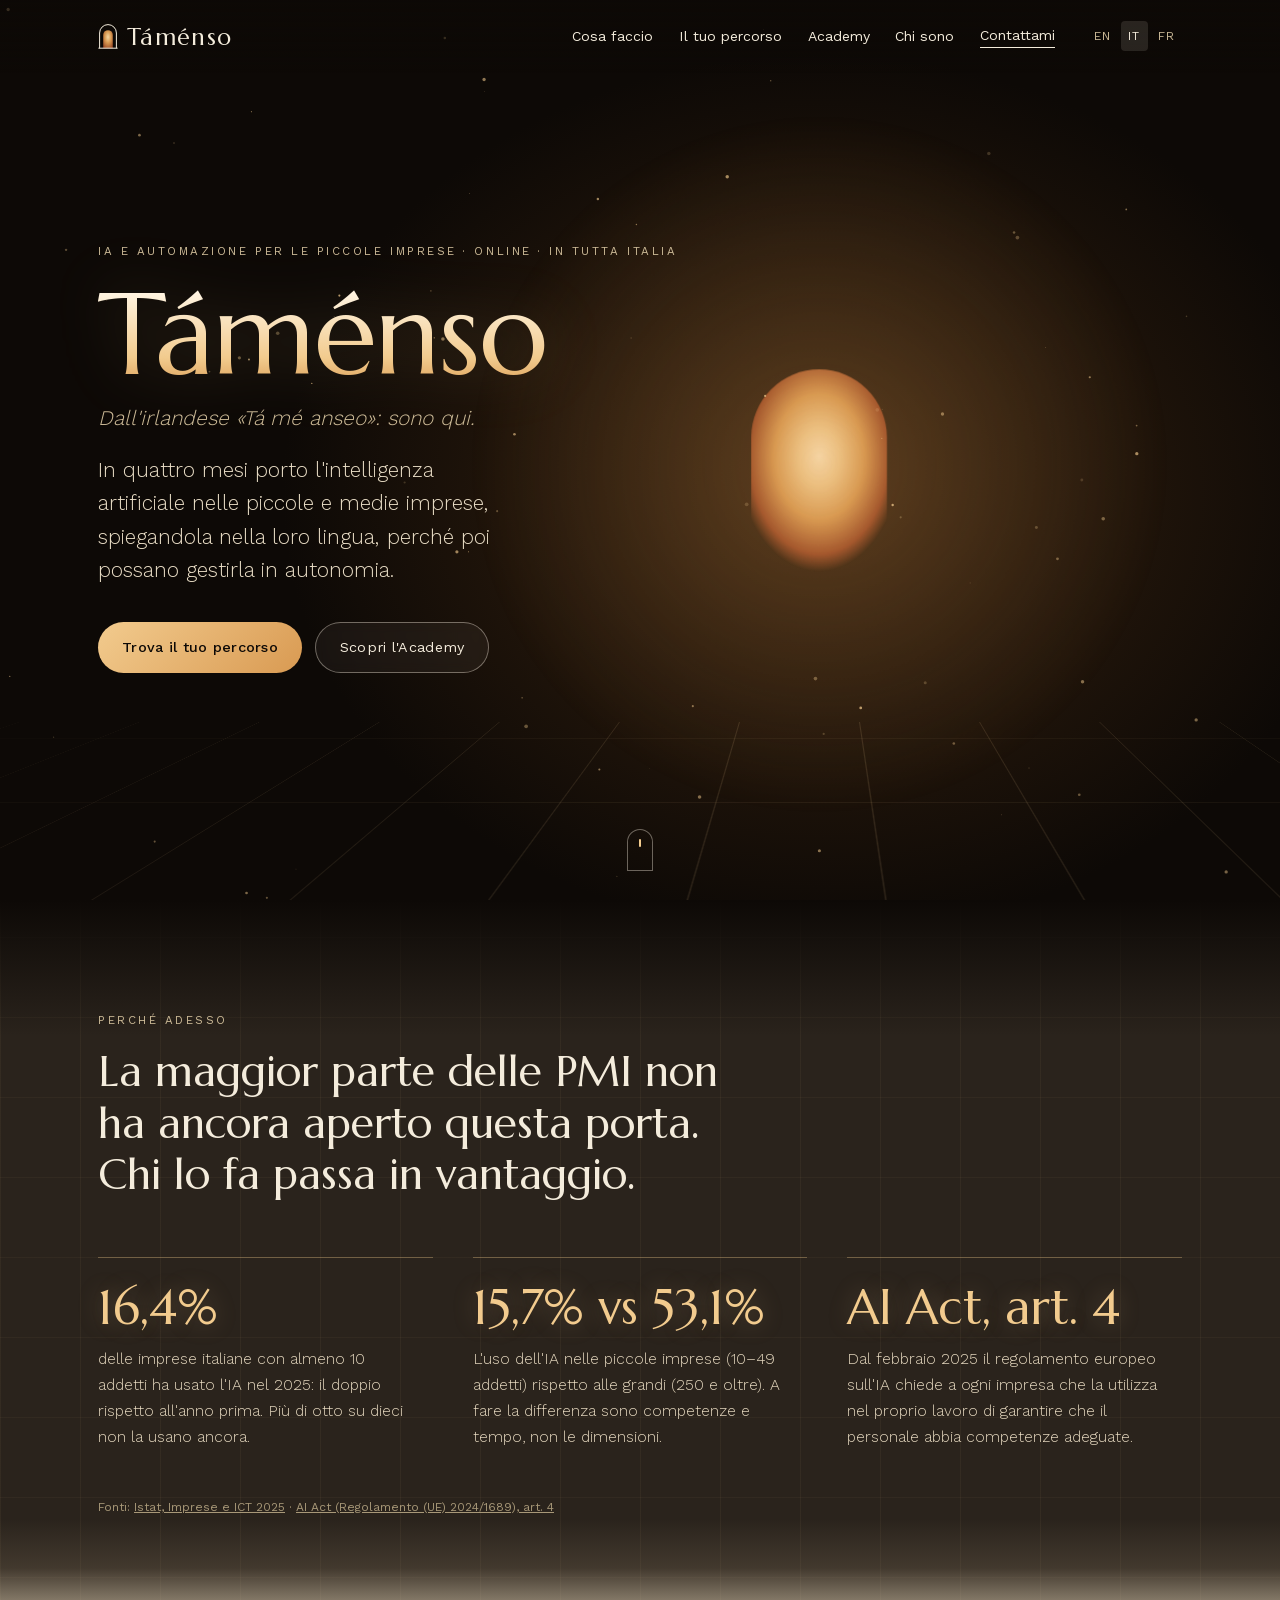
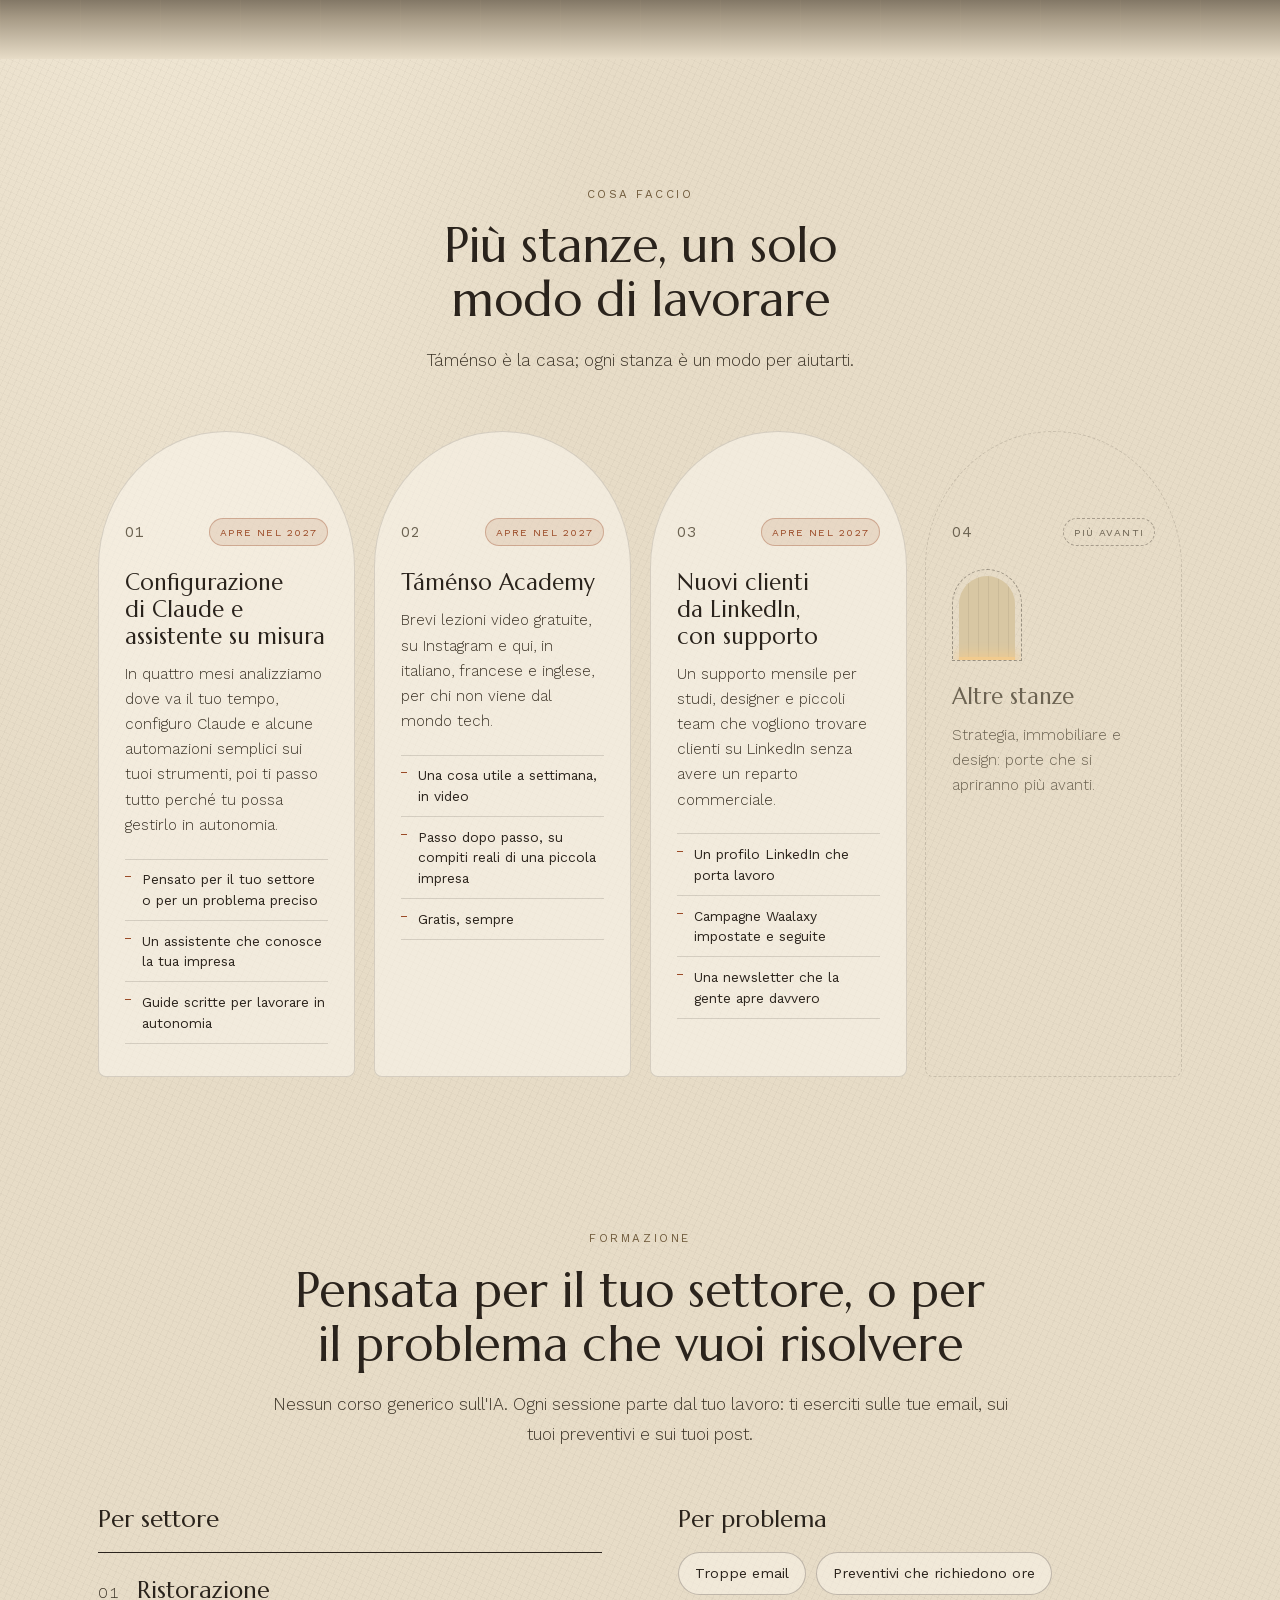
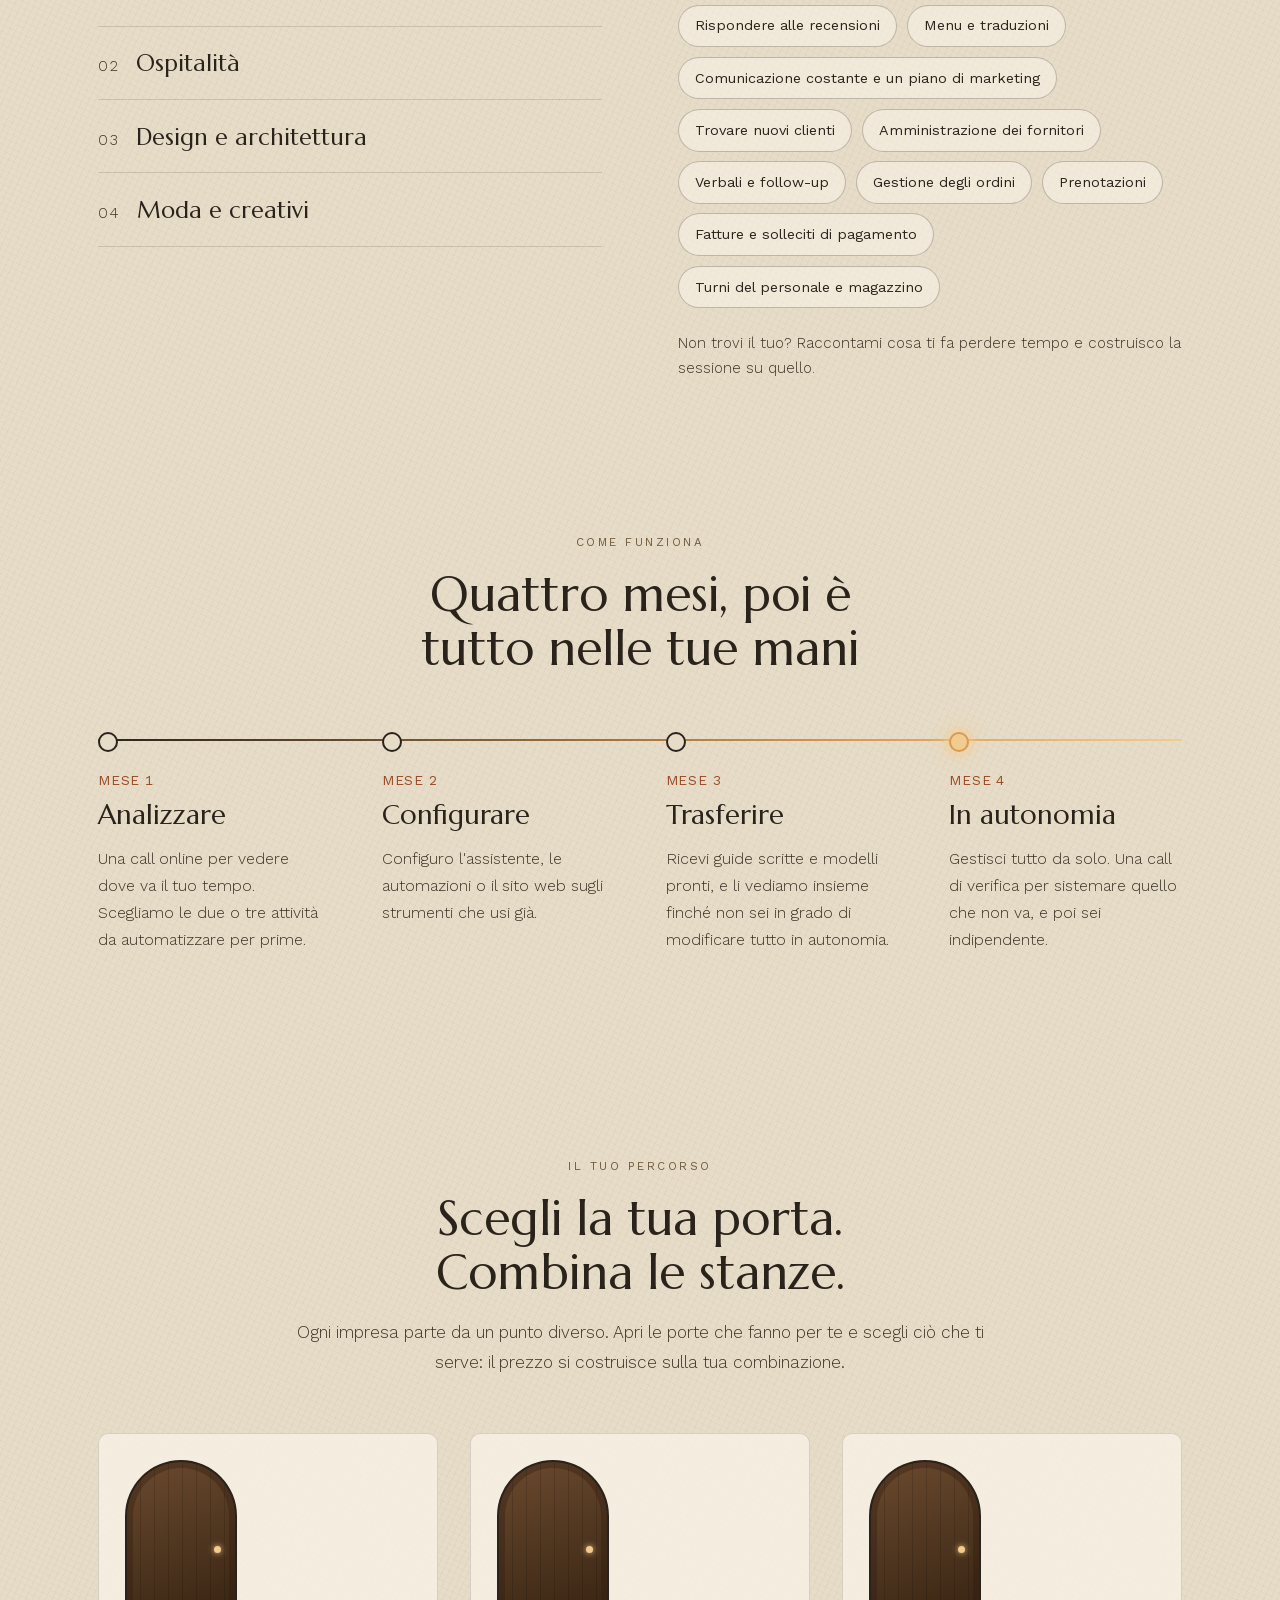
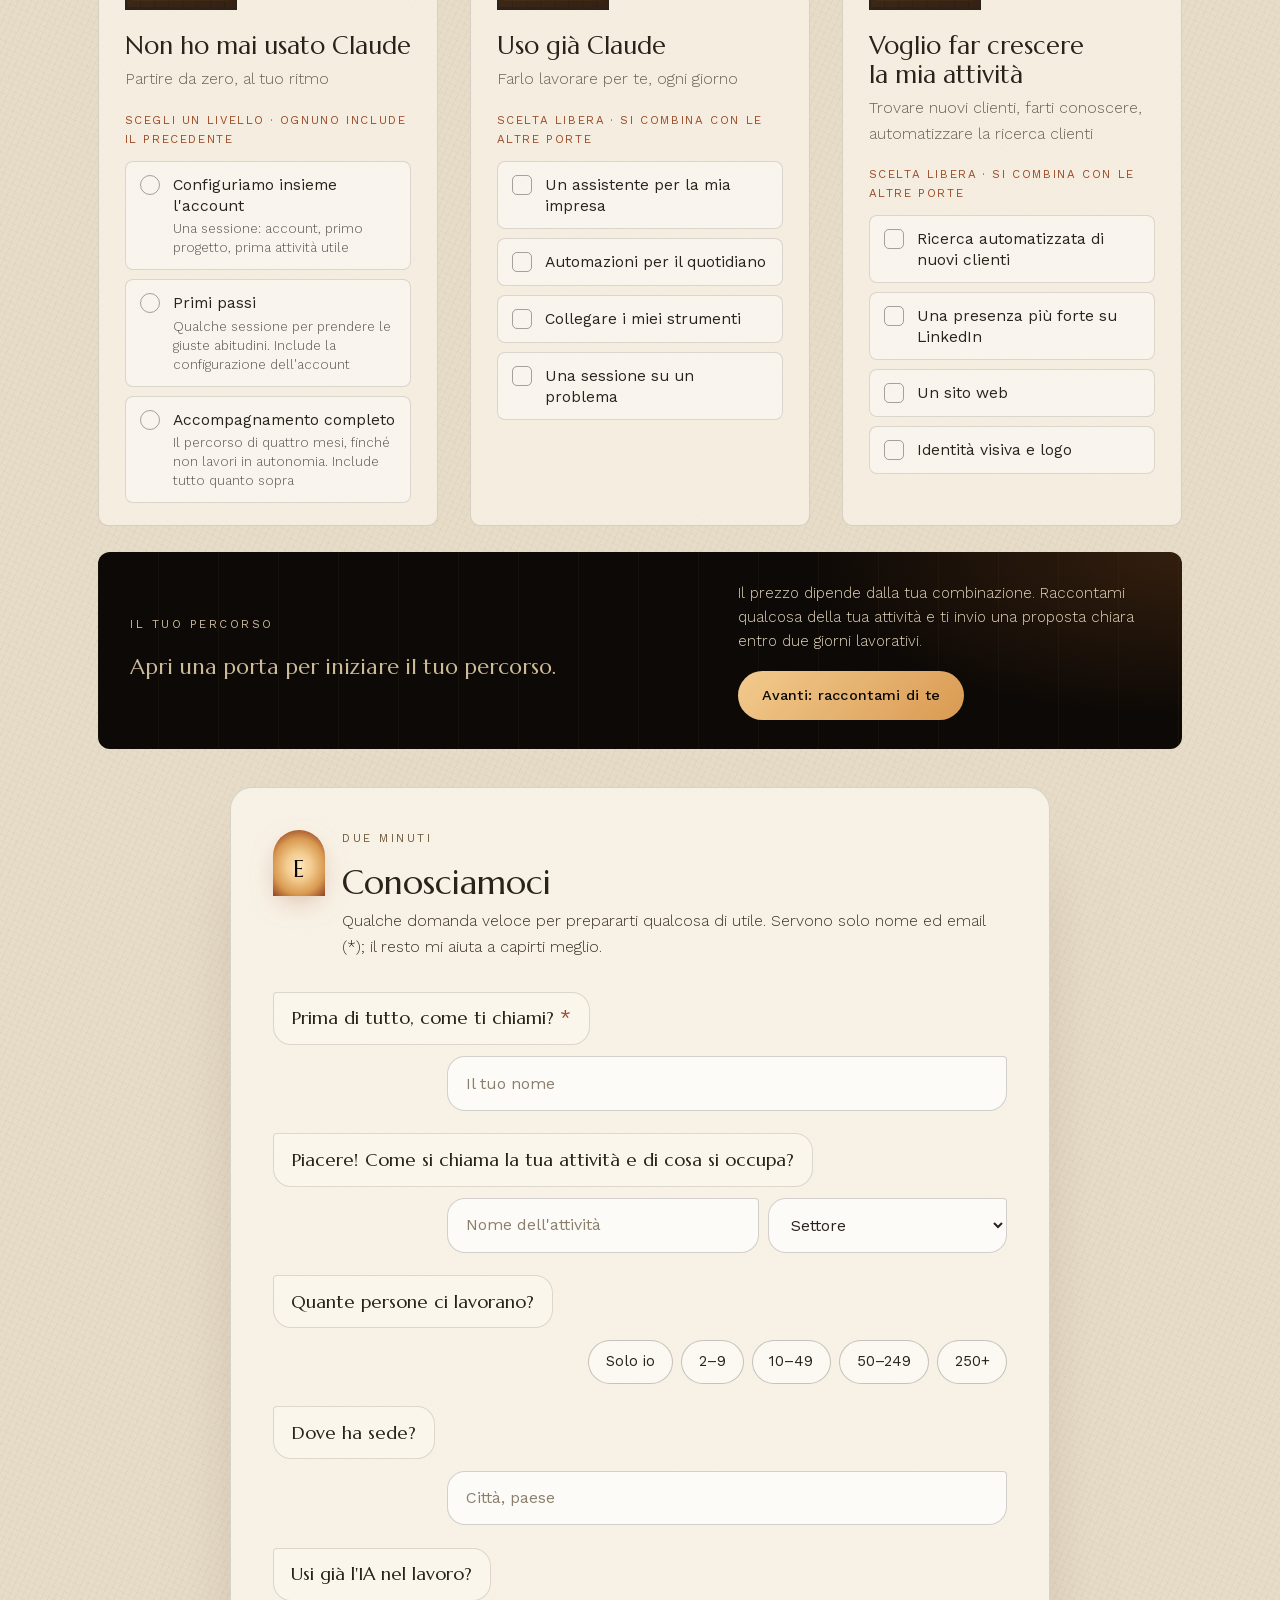
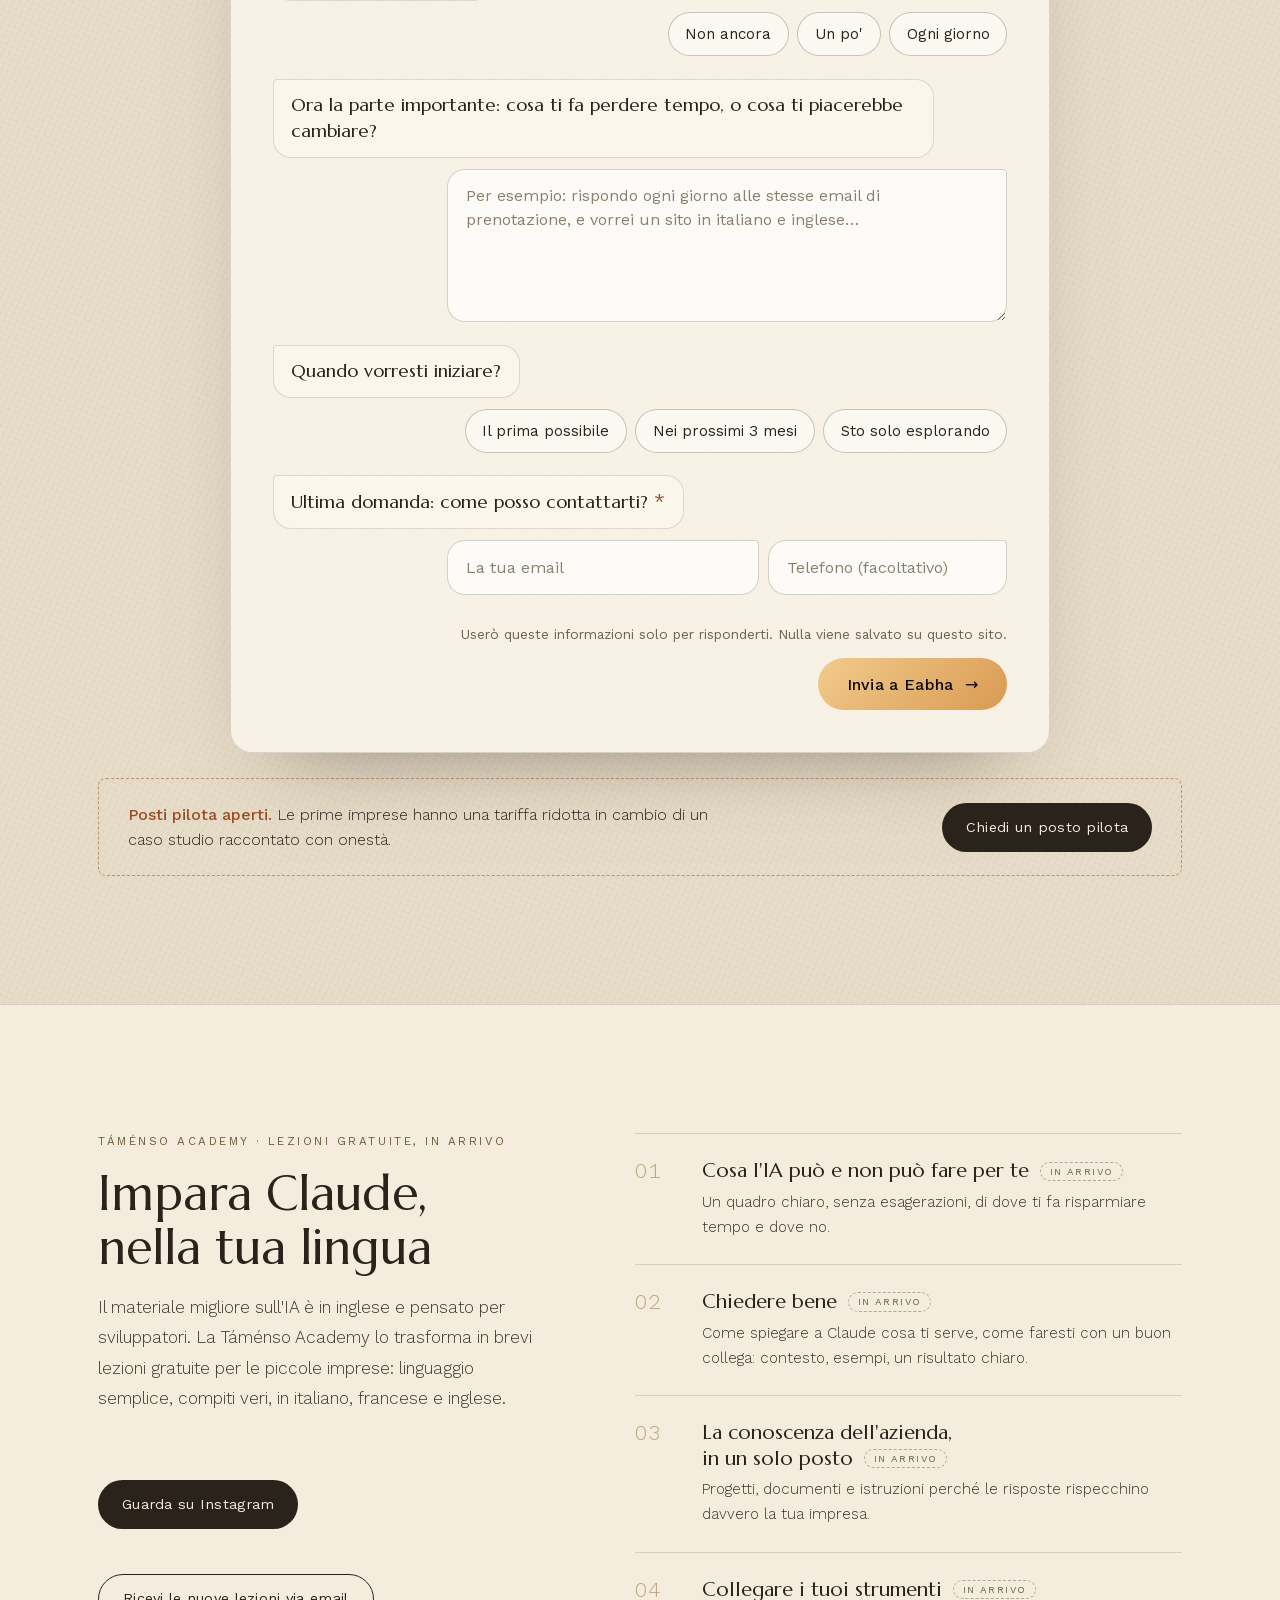
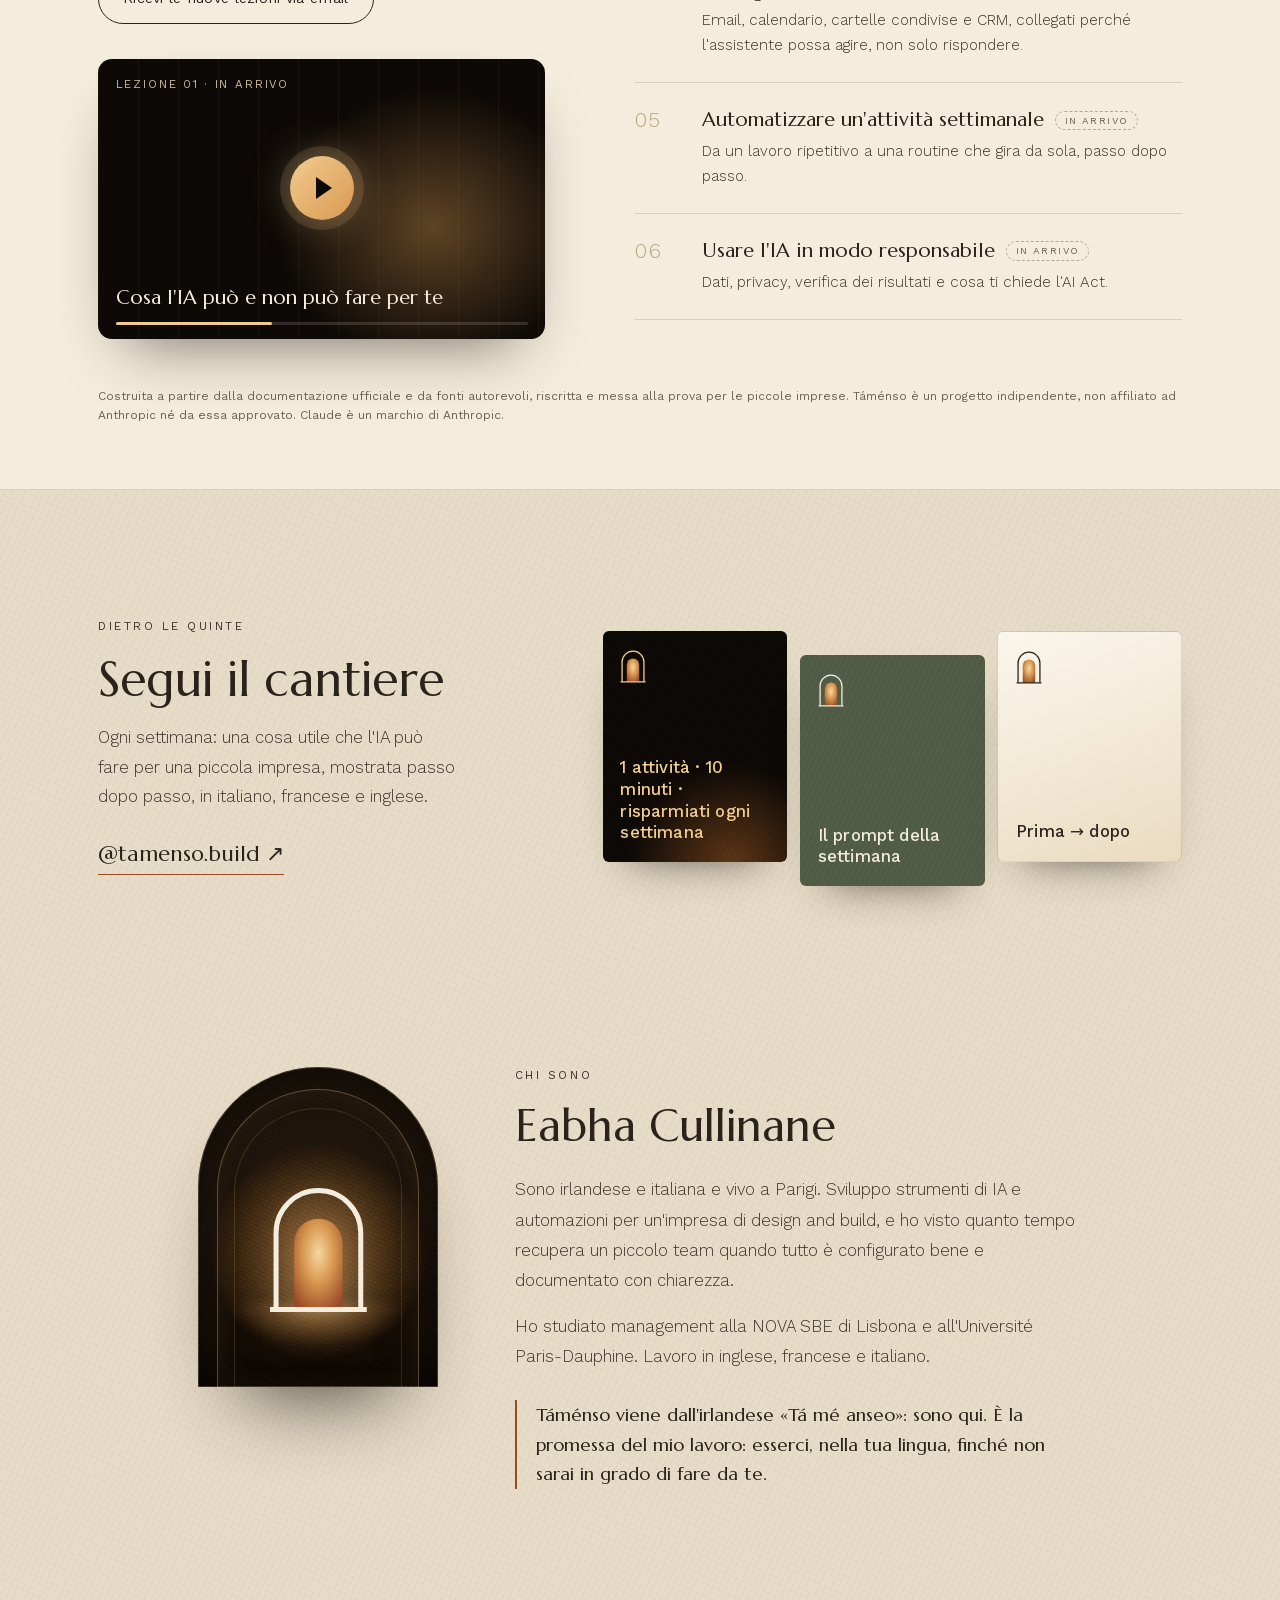
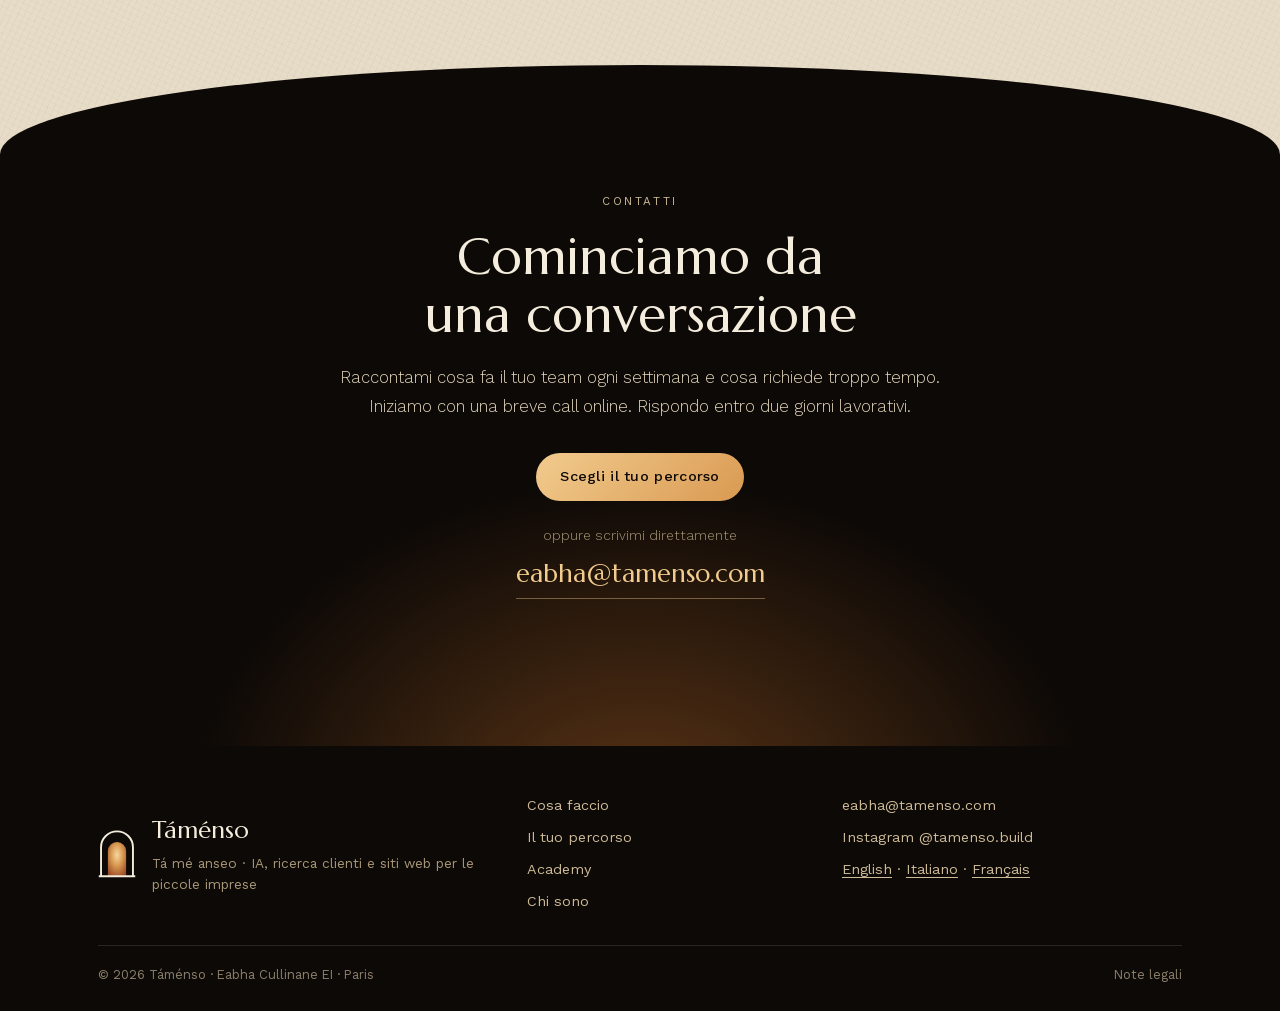
<file: it/index.html>
<!doctype html>
<html lang="it">
<head>
<meta charset="utf-8">
<meta name="viewport" content="width=device-width, initial-scale=1">
<title>Táménso — L&#x27;intelligenza artificiale, resa pratica per le PMI</title>
<meta name="description" content="Táménso aiuta le piccole imprese italiane a usare davvero l&#x27;IA e Claude: formazione online per settore, un assistente Claude su misura e ricerca di nuovi clienti su LinkedIn con Waalaxy. In italiano, francese e inglese.">
<link rel="canonical" href="https://tamenso.com/it/">
<link rel="alternate" hreflang="en" href="https://tamenso.com/">
<link rel="alternate" hreflang="it" href="https://tamenso.com/it/">
<link rel="alternate" hreflang="fr" href="https://tamenso.com/fr/">
<link rel="alternate" hreflang="x-default" href="https://tamenso.com/">
<meta property="og:title" content="Táménso — L&#x27;intelligenza artificiale, resa pratica per le PMI">
<meta property="og:description" content="Táménso aiuta le piccole imprese italiane a usare davvero l&#x27;IA e Claude: formazione online per settore, un assistente Claude su misura e ricerca di nuovi clienti su LinkedIn con Waalaxy. In italiano, francese e inglese.">
<meta property="og:type" content="website">
<meta property="og:url" content="https://tamenso.com/it/">
<meta property="og:locale" content="it_IT">
<meta name="theme-color" content="#E7DCC7">
<link rel="icon" href="/assets/favicon.svg" type="image/svg+xml">
<link rel="preload" href="/assets/fonts/marcellus-latin-400.woff2" as="font" type="font/woff2" crossorigin>
<link rel="stylesheet" href="/styles.css">
<script type="application/ld+json">
{
  "@context": "https://schema.org",
  "@type": "ProfessionalService",
  "name": "Táménso",
  "url": "https://tamenso.com/it/",
  "description": "Táménso aiuta le piccole imprese italiane a usare davvero l&#x27;IA e Claude: formazione online per settore, un assistente Claude su misura e ricerca di nuovi clienti su LinkedIn con Waalaxy. In italiano, francese e inglese.",
  "founder": {"@type": "Person", "name": "Eabha Cullinane"},
  "areaServed": ["IT", "FR"],
  "availableLanguage": ["it", "fr", "en"],
  "sameAs": ["https://www.instagram.com/tamenso.build/"]
}
</script>
</head>
<body class="home">
<svg width="0" height="0" style="position:absolute" aria-hidden="true" focusable="false"><defs>
  <radialGradient id="g-door" cx="50%" cy="38%" r="70%"><stop offset="0" stop-color="#F6D7A2"/><stop offset=".45" stop-color="#D99A52"/><stop offset="1" stop-color="#9A4A26"/></radialGradient>
  <symbol id="mark" viewBox="0 0 100 130"><path d="M8 126V50a42 42 0 0 1 84 0v76" fill="none" stroke="currentColor" stroke-width="5"/><path d="M26 126V60a24 24 0 0 1 48 0v66z" fill="url(#g-door)"/><path d="M2 126h96" stroke="currentColor" stroke-width="5"/></symbol>
</defs></svg>
<a class="skip" href="#main">Vai al contenuto</a>

<header class="site-nav" id="top">
  <a class="word" href="/it/" aria-label="Táménso"><svg class="word-mark" aria-hidden="true"><use href="#mark"/></svg>Táménso</a>
  <button class="menu-btn" type="button" aria-expanded="false" aria-controls="nav-links"><span class="menu-lines" aria-hidden="true"></span><span class="menu-label">Menu</span></button>
  <nav class="nav-links" id="nav-links" aria-label="Principale">
    <a href="#rooms">Cosa faccio</a>
    <a href="#offer">Il tuo percorso</a>
    <a href="#academy">Academy</a>
    <a href="#about">Chi sono</a>
    <a href="#brief" class="nav-cta">Contattami</a>
  </nav>
  <div class="langs" aria-label="Lingua">
    <a href="/" hreflang="en" lang="en" >EN</a>
    <a href="/it/" hreflang="it" lang="it" aria-current="page">IT</a>
    <a href="/fr/" hreflang="fr" lang="fr" >FR</a>
  </div>
</header>

<main id="main" tabindex="-1">

  <!-- ============ HERO ============ -->
  <section class="hero" id="hero">
    <div class="tunnel" aria-hidden="true">
      <div class="scene">
        <div class="floor"></div>
        <span class="ring" style="--i:0"></span><span class="ring" style="--i:1"></span><span class="ring" style="--i:2"></span><span class="ring" style="--i:3"></span><span class="ring" style="--i:4"></span><span class="ring" style="--i:5"></span><span class="ring" style="--i:6"></span><span class="ring" style="--i:7"></span><span class="ring" style="--i:8"></span><span class="ring" style="--i:9"></span><span class="ring" style="--i:10"></span><span class="ring" style="--i:11"></span><span class="ring" style="--i:12"></span><span class="ring" style="--i:13"></span>
        <div class="core"></div>
      </div>
      <canvas class="dust"></canvas>
    </div>
    <div class="hero-text">
      <p class="eyebrow light">IA e automazione per le piccole imprese · Online · in tutta Italia</p>
      <h1>
        <span class="irish">Táménso</span>
        <span class="gloss">Dall&#x27;irlandese «Tá mé anseo»: sono qui.</span>
      </h1>
      <p class="lede">In quattro mesi porto l&#x27;intelligenza artificiale nelle piccole e medie imprese, spiegandola nella loro lingua, perché poi possano gestirla in autonomia.</p>
      <div class="ctas">
        <a class="btn btn-glow" href="#offer">Trova il tuo percorso</a>
        <a class="btn btn-ghost" href="#academy">Scopri l&#x27;Academy</a>
      </div>
    </div>
    <a class="scroll-cue" href="#rooms" aria-label="Cosa faccio"><span></span></a>
  </section>

  <!-- ============ WHY NOW ============ -->
  <section class="why" aria-labelledby="why-h">
    <div class="why-inner">
      <p class="eyebrow light">Perché adesso</p>
      <h2 id="why-h" class="why-title reveal">La maggior parte delle PMI non ha ancora aperto questa porta. Chi lo fa passa in vantaggio.</h2>
      <div class="stats">
        <figure class="stat reveal">
          <span class="num" data-count>16,4%</span>
          <figcaption>delle imprese italiane con almeno 10 addetti ha usato l&#x27;IA nel 2025: il doppio rispetto all&#x27;anno prima. Più di otto su dieci non la usano ancora.</figcaption>
        </figure>
        <figure class="stat reveal">
          <span class="num" data-count>15,7% vs 53,1%</span>
          <figcaption>L&#x27;uso dell&#x27;IA nelle piccole imprese (10–49 addetti) rispetto alle grandi (250 e oltre). A fare la differenza sono competenze e tempo, non le dimensioni.</figcaption>
        </figure>
        <figure class="stat reveal">
          <span class="num" data-count>AI Act, art. 4</span>
          <figcaption>Dal febbraio 2025 il regolamento europeo sull&#x27;IA chiede a ogni impresa che la utilizza nel proprio lavoro di garantire che il personale abbia competenze adeguate.</figcaption>
        </figure>
      </div>
      <p class="sources">Fonti: <a href="https://www.istat.it/comunicato-stampa/imprese-e-ict-anno-2025/" rel="noopener" target="_blank">Istat, Imprese e ICT 2025</a> · <a href="https://eur-lex.europa.eu/eli/reg/2024/1689/oj" rel="noopener" target="_blank">AI Act (Regolamento (UE) 2024/1689), art. 4</a></p>
    </div>
  </section>

  <!-- ============ ROOMS ============ -->
  <section class="rooms" id="rooms" aria-labelledby="rooms-h">
    <div class="section-head reveal">
      <p class="eyebrow">Cosa faccio</p>
      <h2 id="rooms-h">Più stanze, un solo modo di lavorare</h2>
      <p class="intro">Táménso è la casa; ogni stanza è un modo per aiutarti.</p>
    </div>
    <div class="room-grid">
      <article class="room reveal tilt">
        <div class="room-top"><span class="room-n">01</span><span class="tag tag-soon">Apre nel 2027</span></div>
        <h3>Configurazione di Claude e assistente su misura</h3>
        <p>In quattro mesi analizziamo dove va il tuo tempo, configuro Claude e alcune automazioni semplici sui tuoi strumenti, poi ti passo tutto perché tu possa gestirlo in autonomia.</p>
        <ul>
          <li>Pensato per il tuo settore o per un problema preciso</li>
          <li>Un assistente che conosce la tua impresa</li>
          <li>Guide scritte per lavorare in autonomia</li>
        </ul>
      </article>
      <article class="room reveal tilt">
        <div class="room-top"><span class="room-n">02</span><span class="tag tag-soon">Apre nel 2027</span></div>
        <h3>Táménso Academy</h3>
        <p>Brevi lezioni video gratuite, su Instagram e qui, in italiano, francese e inglese, per chi non viene dal mondo tech.</p>
        <ul>
          <li>Una cosa utile a settimana, in video</li>
          <li>Passo dopo passo, su compiti reali di una piccola impresa</li>
          <li>Gratis, sempre</li>
        </ul>
      </article>
      <article class="room reveal tilt">
        <div class="room-top"><span class="room-n">03</span><span class="tag tag-soon">Apre nel 2027</span></div>
        <h3>Nuovi clienti da LinkedIn, con supporto</h3>
        <p>Un supporto mensile per studi, designer e piccoli team che vogliono trovare clienti su LinkedIn senza avere un reparto commerciale.</p>
        <ul>
          <li>Un profilo LinkedIn che porta lavoro</li>
          <li>Campagne Waalaxy impostate e seguite</li>
          <li>Una newsletter che la gente apre davvero</li>
        </ul>
      </article>
      <article class="room room-closed reveal tilt">
        <div class="room-top"><span class="room-n">04</span><span class="tag tag-later">Più avanti</span></div>
        <div class="closed-door" aria-hidden="true"><span class="cd-leaf"></span><span class="cd-light"></span></div>
        <h3>Altre stanze</h3>
        <p>Strategia, immobiliare e design: porte che si apriranno più avanti.</p>
      </article>
    </div>
  </section>


  <!-- ============ BY SECTOR / BY PROBLEM ============ -->
  <section class="sectors" id="sectors" aria-labelledby="sectors-h">
    <div class="section-head reveal">
      <p class="eyebrow">Formazione</p>
      <h2 id="sectors-h">Pensata per il tuo settore, o per il problema che vuoi risolvere</h2>
      <p class="intro">Nessun corso generico sull&#x27;IA. Ogni sessione parte dal tuo lavoro: ti eserciti sulle tue email, sui tuoi preventivi e sui tuoi post.</p>
    </div>
    <div class="sec-grid">
      <div class="sec-col reveal">
        <h3>Per settore</h3>
        <ul class="sec-list">
          <li><span class="sec-n">01</span><strong>Ristorazione</strong><span class="sec-arrow" aria-hidden="true">→</span></li>
          <li><span class="sec-n">02</span><strong>Ospitalità</strong><span class="sec-arrow" aria-hidden="true">→</span></li>
          <li><span class="sec-n">03</span><strong>Design e architettura</strong><span class="sec-arrow" aria-hidden="true">→</span></li>
          <li><span class="sec-n">04</span><strong>Moda e creativi</strong><span class="sec-arrow" aria-hidden="true">→</span></li>
        </ul>
      </div>
      <div class="sec-col reveal">
        <h3>Per problema</h3>
        <ul class="chips">
          <li>Troppe email</li><li>Preventivi che richiedono ore</li><li>Rispondere alle recensioni</li><li>Menu e traduzioni</li>
          <li>Comunicazione costante e un piano di marketing</li><li>Trovare nuovi clienti</li><li>Amministrazione dei fornitori</li><li>Verbali e follow-up</li>
          <li>Gestione degli ordini</li><li>Prenotazioni</li><li>Fatture e solleciti di pagamento</li><li>Turni del personale e magazzino</li>
        </ul>
        <p class="sec-note">Non trovi il tuo? Raccontami cosa ti fa perdere tempo e costruisco la sessione su quello.</p>
      </div>
    </div>
  </section>

  <!-- ============ METHOD ============ -->
  <section class="method" aria-labelledby="method-h">
    <div class="section-head reveal">
      <p class="eyebrow">Come funziona</p>
      <h2 id="method-h">Quattro mesi, poi è tutto nelle tue mani</h2>
    </div>
    <ol class="steps steps-4">
      <li class="reveal"><span class="step-n">Mese 1</span><h3>Analizzare</h3><p>Una call online per vedere dove va il tuo tempo. Scegliamo le due o tre attività da automatizzare per prime.</p></li>
      <li class="reveal"><span class="step-n">Mese 2</span><h3>Configurare</h3><p>Configuro l&#x27;assistente, le automazioni o il sito web sugli strumenti che usi già.</p></li>
      <li class="reveal"><span class="step-n">Mese 3</span><h3>Trasferire</h3><p>Ricevi guide scritte e modelli pronti, e li vediamo insieme finché non sei in grado di modificare tutto in autonomia.</p></li>
      <li class="reveal"><span class="step-n">Mese 4</span><h3>In autonomia</h3><p>Gestisci tutto da solo. Una call di verifica per sistemare quello che non va, e poi sei indipendente.</p></li>
    </ol>
  </section>


  <!-- ============ YOUR PATH (doors) ============ -->
  <section class="paths" id="offer" aria-labelledby="offer-h">
    <div class="section-head reveal">
      <p class="eyebrow">Il tuo percorso</p>
      <h2 id="offer-h">Scegli la tua porta. Combina le stanze.</h2>
      <p class="intro">Ogni impresa parte da un punto diverso. Apri le porte che fanno per te e scegli ciò che ti serve: il prezzo si costruisce sulla tua combinazione.</p>
    </div>
    <div class="pdoors">
      <div class="pdoor reveal" data-door="a">
        <div class="arch-frame" aria-hidden="true"><div class="arch-glow"></div><div class="leaf"><span class="knob"></span></div></div>
        <h3>Non ho mai usato Claude</h3>
        <p class="pdoor-sub">Partire da zero, al tuo ritmo</p>
        <p class="pick">Scegli un livello · ognuno include il precedente</p>
        <ul class="opts" role="list">
            <li><button type="button" class="opt" aria-pressed="false" data-group="a" data-single><span class="tick" aria-hidden="true"></span><span class="opt-label">Configuriamo insieme l&#x27;account</span><span class="opt-hint">Una sessione: account, primo progetto, prima attività utile</span></button></li>
            <li><button type="button" class="opt" aria-pressed="false" data-group="a" data-single><span class="tick" aria-hidden="true"></span><span class="opt-label">Primi passi</span><span class="opt-hint">Qualche sessione per prendere le giuste abitudini. Include la configurazione dell&#x27;account</span></button></li>
            <li><button type="button" class="opt" aria-pressed="false" data-group="a" data-single><span class="tick" aria-hidden="true"></span><span class="opt-label">Accompagnamento completo</span><span class="opt-hint">Il percorso di quattro mesi, finché non lavori in autonomia. Include tutto quanto sopra</span></button></li>
        </ul>
      </div>
      <div class="pdoor reveal" data-door="b">
        <div class="arch-frame" aria-hidden="true"><div class="arch-glow"></div><div class="leaf"><span class="knob"></span></div></div>
        <h3>Uso già Claude</h3>
        <p class="pdoor-sub">Farlo lavorare per te, ogni giorno</p>
        <p class="pick">Scelta libera · si combina con le altre porte</p>
        <ul class="opts" role="list">
            <li><button type="button" class="opt" aria-pressed="false" data-group="b"><span class="tick" aria-hidden="true"></span><span class="opt-label">Un assistente per la mia impresa</span></button></li>
            <li><button type="button" class="opt" aria-pressed="false" data-group="b"><span class="tick" aria-hidden="true"></span><span class="opt-label">Automazioni per il quotidiano</span></button></li>
            <li><button type="button" class="opt" aria-pressed="false" data-group="b"><span class="tick" aria-hidden="true"></span><span class="opt-label">Collegare i miei strumenti</span></button></li>
            <li><button type="button" class="opt" aria-pressed="false" data-group="b"><span class="tick" aria-hidden="true"></span><span class="opt-label">Una sessione su un problema</span></button></li>
        </ul>
      </div>
      <div class="pdoor reveal" data-door="c">
        <div class="arch-frame" aria-hidden="true"><div class="arch-glow"></div><div class="leaf"><span class="knob"></span></div></div>
        <h3>Voglio far crescere la mia attività</h3>
        <p class="pdoor-sub">Trovare nuovi clienti, farti conoscere, automatizzare la ricerca clienti</p>
        <p class="pick">Scelta libera · si combina con le altre porte</p>
        <ul class="opts" role="list">
            <li><button type="button" class="opt" aria-pressed="false" data-group="c"><span class="tick" aria-hidden="true"></span><span class="opt-label">Ricerca automatizzata di nuovi clienti</span></button></li>
            <li><button type="button" class="opt" aria-pressed="false" data-group="c"><span class="tick" aria-hidden="true"></span><span class="opt-label">Una presenza più forte su LinkedIn</span></button></li>
            <li><button type="button" class="opt" aria-pressed="false" data-group="c"><span class="tick" aria-hidden="true"></span><span class="opt-label">Un sito web</span></button></li>
            <li><button type="button" class="opt" aria-pressed="false" data-group="c"><span class="tick" aria-hidden="true"></span><span class="opt-label">Identità visiva e logo</span></button></li>
        </ul>
      </div>
    </div>
    <div class="path-panel reveal" aria-live="polite"
         data-subject="Il mio percorso Táménso" data-hello="Ciao Eabha, ecco il percorso che vorrei:">
      <div class="path-head">
        <div class="path-top"><p class="eyebrow light">Il tuo percorso <span class="path-count" hidden></span></p><button type="button" class="path-reset" hidden>Ricomincia</button></div>
        <p class="path-empty">Apri una porta per iniziare il tuo percorso.</p>
        <ol class="path-list"></ol>
      </div>
      <div class="path-side">
        <p class="path-note">Il prezzo dipende dalla tua combinazione. Raccontami qualcosa della tua attività e ti invio una proposta chiara entro due giorni lavorativi.</p>
        <a class="btn btn-glow path-cta" href="#brief">Avanti: raccontami di te</a>
      </div>
    </div>

    <!-- ============ BRIEF: a short conversation ============ -->
    <form class="brief" id="brief" novalidate
          data-subject="Nuova richiesta da tamenso.com" data-path="Il tuo percorso" data-none="(nessuna porta scelta)">
      <div class="brief-head reveal">
        <div class="avatar" aria-hidden="true">E</div>
        <div>
          <p class="eyebrow">Due minuti</p>
          <h3 class="brief-title">Conosciamoci</h3>
          <p class="brief-intro">Qualche domanda veloce per prepararti qualcosa di utile. Servono solo nome ed email (*); il resto mi aiuta a capirti meglio.</p>
        </div>
      </div>

      <div class="q reveal">
        <p class="bubble"><label for="f-name">Prima di tutto, come ti chiami? <span class="req" title="Obbligatorio">*</span></label></p>
        <input class="answer" id="f-name" name="name" data-label="Nome" autocomplete="name" required placeholder="Il tuo nome">
      </div>

      <div class="q reveal">
        <p class="bubble"><label for="f-company">Piacere! Come si chiama la tua attività e di cosa si occupa?</label></p>
        <div class="row2">
          <input class="answer" id="f-company" name="company" data-label="Attività" autocomplete="organization" placeholder="Nome dell&#x27;attività">
          <select class="answer" name="sector" data-label="Settore" aria-label="Settore">
            <option value="">Settore</option>
            <option>Ristorazione</option><option>Ospitalità</option><option>Design e architettura</option><option>Moda e creativi</option><option>Altro</option>
          </select>
        </div>
      </div>

      <fieldset class="q reveal">
        <legend class="bubble">Quante persone ci lavorano?</legend>
        <div class="chips-row"><label class="chip"><input type="radio" data-label="Persone" name="size" value="Solo io"><span>Solo io</span></label><label class="chip"><input type="radio" data-label="Persone" name="size" value="2–9"><span>2–9</span></label><label class="chip"><input type="radio" data-label="Persone" name="size" value="10–49"><span>10–49</span></label><label class="chip"><input type="radio" data-label="Persone" name="size" value="50–249"><span>50–249</span></label><label class="chip"><input type="radio" data-label="Persone" name="size" value="250+"><span>250+</span></label></div>
      </fieldset>

      <div class="q reveal">
        <p class="bubble"><label for="f-city">Dove ha sede?</label></p>
        <input class="answer" id="f-city" name="city" data-label="Sede" autocomplete="address-level2" placeholder="Città, paese">
      </div>

      <fieldset class="q reveal">
        <legend class="bubble">Usi già l&#x27;IA nel lavoro?</legend>
        <div class="chips-row"><label class="chip"><input type="radio" data-label="Usa l&#x27;IA" name="ai" value="Non ancora"><span>Non ancora</span></label><label class="chip"><input type="radio" data-label="Usa l&#x27;IA" name="ai" value="Un po&#x27;"><span>Un po&#x27;</span></label><label class="chip"><input type="radio" data-label="Usa l&#x27;IA" name="ai" value="Ogni giorno"><span>Ogni giorno</span></label></div>
      </fieldset>

      <div class="q reveal">
        <p class="bubble"><label for="f-needs">Ora la parte importante: cosa ti fa perdere tempo, o cosa ti piacerebbe cambiare?</label></p>
        <textarea class="answer" id="f-needs" name="needs" data-label="Esigenze" rows="5" placeholder="Per esempio: rispondo ogni giorno alle stesse email di prenotazione, e vorrei un sito in italiano e inglese…"></textarea>
      </div>

      <fieldset class="q reveal">
        <legend class="bubble">Quando vorresti iniziare?</legend>
        <div class="chips-row"><label class="chip"><input type="radio" data-label="Inizio" name="when" value="Il prima possibile"><span>Il prima possibile</span></label><label class="chip"><input type="radio" data-label="Inizio" name="when" value="Nei prossimi 3 mesi"><span>Nei prossimi 3 mesi</span></label><label class="chip"><input type="radio" data-label="Inizio" name="when" value="Sto solo esplorando"><span>Sto solo esplorando</span></label></div>
      </fieldset>

      <div class="q reveal">
        <p class="bubble"><label for="f-email">Ultima domanda: come posso contattarti? <span class="req" title="Obbligatorio">*</span></label></p>
        <div class="row2">
          <input class="answer" id="f-email" name="email" data-label="Email" type="email" autocomplete="email" required placeholder="La tua email">
          <input class="answer" name="phone" data-label="Telefono" type="tel" autocomplete="tel" placeholder="Telefono (facoltativo)" aria-label="Telefono (facoltativo)">
        </div>
      </div>

      <div class="send reveal">
        <p class="privacy">Userò queste informazioni solo per risponderti. Nulla viene salvato su questo sito.</p>
        <button class="btn btn-glow send-btn" type="submit"><span>Invia a Eabha</span><span class="arr" aria-hidden="true">→</span></button>
        <p class="form-error" role="alert" hidden>Mi servono solo il tuo nome e un&#x27;email valida per poterti rispondere.</p>
        <p class="thanks" role="status" hidden>Grazie! Si dovrebbe aprire il tuo programma di posta con il messaggio già compilato: ti basta premere Invia. Se non succede, scrivi a eabha@tamenso.com.</p>
      </div>
    </form>

    <div class="pilot reveal">
      <p><strong>Posti pilota aperti.</strong> Le prime imprese hanno una tariffa ridotta in cambio di un caso studio raccontato con onestà.</p>
      <a class="btn btn-ink" href="#contact">Chiedi un posto pilota</a>
    </div>
  </section>

  <!-- ============ ACADEMY ============ -->
  <section class="academy" id="academy" aria-labelledby="academy-h">
    <div class="academy-inner">
      <div class="section-head left reveal">
        <p class="eyebrow">Táménso Academy · lezioni gratuite, in arrivo</p>
        <h2 id="academy-h">Impara Claude, nella tua lingua</h2>
        <p class="intro">Il materiale migliore sull&#x27;IA è in inglese e pensato per sviluppatori. La Táménso Academy lo trasforma in brevi lezioni gratuite per le piccole imprese: linguaggio semplice, compiti veri, in italiano, francese e inglese.</p>
        <div class="ctas">
          <a class="btn btn-ink" href="https://www.instagram.com/tamenso.build/" rel="noopener" target="_blank">Guarda su Instagram</a>
          <a class="btn btn-line" href="mailto:eabha@tamenso.com?subject=Lezioni%20Academy">Ricevi le nuove lezioni via email</a>
        </div>
        <a class="video-frame" href="https://www.instagram.com/tamenso.build/" rel="noopener" target="_blank">
          <span class="vf-tag">Lezione 01 · In arrivo</span>
          <span class="vf-play" aria-hidden="true"></span>
          <span class="vf-title">Cosa l&#x27;IA può e non può fare per te</span>
          <span class="vf-bar" aria-hidden="true"><i></i></span>
        </a>
      </div>
      <ol class="modules">
        <li class="reveal mod-soon"><span class="mod-n">01</span><div><h3>Cosa l&#x27;IA può e non può fare per te <span class="soon">In arrivo</span></h3><p>Un quadro chiaro, senza esagerazioni, di dove ti fa risparmiare tempo e dove no.</p></div></li>
        <li class="reveal mod-soon"><span class="mod-n">02</span><div><h3>Chiedere bene <span class="soon">In arrivo</span></h3><p>Come spiegare a Claude cosa ti serve, come faresti con un buon collega: contesto, esempi, un risultato chiaro.</p></div></li>
        <li class="reveal mod-soon"><span class="mod-n">03</span><div><h3>La conoscenza dell&#x27;azienda, in un solo posto <span class="soon">In arrivo</span></h3><p>Progetti, documenti e istruzioni perché le risposte rispecchino davvero la tua impresa.</p></div></li>
        <li class="reveal mod-soon"><span class="mod-n">04</span><div><h3>Collegare i tuoi strumenti <span class="soon">In arrivo</span></h3><p>Email, calendario, cartelle condivise e CRM, collegati perché l&#x27;assistente possa agire, non solo rispondere.</p></div></li>
        <li class="reveal mod-soon"><span class="mod-n">05</span><div><h3>Automatizzare un&#x27;attività settimanale <span class="soon">In arrivo</span></h3><p>Da un lavoro ripetitivo a una routine che gira da sola, passo dopo passo.</p></div></li>
        <li class="reveal mod-soon"><span class="mod-n">06</span><div><h3>Usare l&#x27;IA in modo responsabile <span class="soon">In arrivo</span></h3><p>Dati, privacy, verifica dei risultati e cosa ti chiede l&#x27;AI Act.</p></div></li>
      </ol>
    </div>
    <p class="disclaimer">Costruita a partire dalla documentazione ufficiale e da fonti autorevoli, riscritta e messa alla prova per le piccole imprese. Táménso è un progetto indipendente, non affiliato ad Anthropic né da essa approvato. Claude è un marchio di Anthropic.</p>
  </section>

  <!-- ============ BUILD IN PUBLIC ============ -->
  <section class="build" aria-labelledby="build-h">
    <div class="build-text reveal">
      <p class="eyebrow">Dietro le quinte</p>
      <h2 id="build-h">Segui il cantiere</h2>
      <p>Ogni settimana: una cosa utile che l&#x27;IA può fare per una piccola impresa, mostrata passo dopo passo, in italiano, francese e inglese.</p>
      <a class="handle" href="https://www.instagram.com/tamenso.build/" rel="me noopener" target="_blank">@tamenso.build <span aria-hidden="true">↗</span></a>
    </div>
    <div class="tiles">
      <a class="tile t1" href="https://www.instagram.com/tamenso.build/" rel="noopener" target="_blank"><svg class="tile-mark" aria-hidden="true"><use href="#mark"/></svg><span>1 attività · 10 minuti · risparmiati ogni settimana</span></a>
      <a class="tile t2" href="https://www.instagram.com/tamenso.build/" rel="noopener" target="_blank"><svg class="tile-mark" aria-hidden="true"><use href="#mark"/></svg><span>Il prompt della settimana</span></a>
      <a class="tile t3" href="https://www.instagram.com/tamenso.build/" rel="noopener" target="_blank"><svg class="tile-mark" aria-hidden="true"><use href="#mark"/></svg><span>Prima → dopo</span></a>
    </div>
  </section>

  <!-- ============ ABOUT ============ -->
  <section class="about" id="about" aria-labelledby="about-h">
    <div class="about-arch reveal" aria-hidden="true">
      <span class="aa-weave"></span><span class="aa-grain"></span><span class="aa-floor"></span>
      <span class="aa-dust"><i></i><i></i><i></i><i></i><i></i><i></i></span>
      <svg class="about-mark"><use href="#mark"/></svg>
    </div>
    <div class="about-text reveal">
      <p class="eyebrow">Chi sono</p>
      <h2 id="about-h">Eabha Cullinane</h2>
      <p>Sono irlandese e italiana e vivo a Parigi. Sviluppo strumenti di IA e automazioni per un&#x27;impresa di design and build, e ho visto quanto tempo recupera un piccolo team quando tutto è configurato bene e documentato con chiarezza.</p>
      <p>Ho studiato management alla NOVA SBE di Lisbona e all&#x27;Université Paris-Dauphine. Lavoro in inglese, francese e italiano.</p>
      <p class="name-note">Táménso viene dall&#x27;irlandese «Tá mé anseo»: sono qui. È la promessa del mio lavoro: esserci, nella tua lingua, finché non sarai in grado di fare da te.</p>
    </div>
  </section>

  <!-- ============ CONTACT ============ -->
  <section class="contact" id="contact" aria-labelledby="contact-h">
    <div class="contact-inner reveal">
      <p class="eyebrow light">Contatti</p>
      <h2 id="contact-h">Cominciamo da una conversazione</h2>
      <p>Raccontami cosa fa il tuo team ogni settimana e cosa richiede troppo tempo. Iniziamo con una breve call online. Rispondo entro due giorni lavorativi.</p>
      <div class="ctas center"><a class="btn btn-glow" href="#offer">Scegli il tuo percorso</a></div>
      <p class="or">oppure scrivimi direttamente</p>
      <a class="mail" href="mailto:eabha@tamenso.com?subject=Ciao%20T%C3%A1m%C3%A9nso">eabha@tamenso.com</a>
    </div>
  </section>

</main>


<!-- ============ LESSON PLAYER ============ -->
<div class="player" id="player" role="dialog" aria-modal="true" aria-labelledby="pl-title" hidden
     data-copy="Copia" data-copied="Copiato" data-before="Prima" data-after="Dopo"
     data-example="Esempio" data-lesson="Lezione" data-next="Lezione successiva">
  <div class="pl-shell">
    <div class="pl-top">
      <p class="pl-meta"><svg class="pl-mark" aria-hidden="true"><use href="#mark"/></svg><span id="pl-title"></span></p>
      <button type="button" class="pl-close" aria-label="Chiudi">×</button>
    </div>
    <div class="pl-bars" aria-hidden="true"></div>
    <div class="pl-stage" aria-live="polite"></div>
    <div class="pl-controls">
      <button type="button" class="pl-btn pl-prev" aria-label="Indietro">←</button>
      <button type="button" class="pl-btn pl-toggle" aria-label="Pausa" data-play="Riproduci" data-pause="Pausa"><span class="pl-icon"></span></button>
      <button type="button" class="pl-btn pl-next" aria-label="Avanti">→</button>
      <span class="pl-count"></span>
    </div>
  </div>
</div>
<script type="application/json" id="lessons-data">[{"id": "l1", "n": "01", "mins": 3, "title": "Cosa l'IA può e non può fare per te", "slides": [{"t": "title", "h": "Cosa l'IA può e non può fare per te", "p": "Tre minuti per capire dove Claude ti fa risparmiare tempo, e dove decidi tu."}, {"t": "text", "h": "Pensa a un assistente veloce e colto, fatto per le parole", "p": "Claude legge, scrive, riassume, traduce e ordina testi molto bene. Tutto ciò che il tuo team fa con email, documenti e messaggi è un buon punto di partenza."}, {"t": "list", "h": "Dove ti fa risparmiare tempo già questa settimana", "items": ["Risposte alle domande che ricevi ogni giorno", "Menu, schede prodotto e post in tre lingue", "Prime bozze di preventivi e proposte", "Appunti di una riunione trasformati in lista di cose da fare"]}, {"t": "list", "h": "Cosa non può fare da solo", "items": ["Conoscere prezzi, clienti o magazzino, se non glieli dai tu", "Avere sempre ragione: può sembrare sicuro e sbagliarsi", "Decidere al posto tuo: l'ultima parola resta la tua"]}, {"t": "example", "h": "Trattalo come la bozza di un nuovo collega", "p": "Rileggi prima di inviare. Controlla numeri, nomi, date e tutto ciò che non vorresti sbagliare.", "ex": "40 email dei fornitori → un riassunto di una pagina: cosa è in ritardo, cosa è cambiato, cosa richiede risposta. Lo controlli in 5 minuti invece di leggere per un'ora."}, {"t": "prompt", "h": "Prova tu", "p": "Incolla alcune email vere ricevute questa settimana e usa questo:", "prompt": "Ecco 5 email che ho ricevuto questa settimana. Raggruppale per argomento, dimmi quali richiedono una risposta oggi e scrivi per ciascuna una breve risposta, cordiale e professionale."}, {"t": "end", "h": "In una riga", "p": "Claude scrive bozze, ordina e traduce; tu controlli e decidi. Prossima lezione: chiedere bene."}]}, {"id": "l2", "n": "02", "mins": 3, "title": "Chiedere bene", "slides": [{"t": "title", "h": "Chiedere bene", "p": "La qualità della risposta dipende dalla qualità della richiesta. Ecco come dare istruzioni a Claude come a un buon collega."}, {"t": "list", "h": "Una buona richiesta ha quattro parti", "items": ["Contesto: chi sei e per chi è", "Compito: cosa vuoi, esattamente", "Limiti: lunghezza, tono, lingua", "Un esempio di risultato che ti piace"]}, {"t": "compare", "h": "Prima e dopo", "before": "Scrivi una descrizione per il menu.", "after": "Gestisco una trattoria di famiglia a Bologna. Scrivi 3 descrizioni per il menu (massimo 20 parole ciascuna) per le nostre tagliatelle al ragù, in italiano e in inglese. Tono caldo, non pomposo. Eccone una che ci piace: «Il ragù della domenica della nonna, cotto lentamente per sei ore.»"}, {"t": "text", "h": "Poi rispondi", "p": "La prima risposta è un punto di partenza. Di' «più breve», «più formale», «dammi tre opzioni» oppure «tieni la seconda e cambia la chiusura». Di solito bastano due o tre passaggi."}, {"t": "list", "h": "Piccole abitudini che aiutano", "items": ["Incolla il materiale vero: l'email, il listino, gli appunti", "Chiedigli di farti domande se manca qualcosa", "Di' cosa evitare, non solo cosa vuoi"]}, {"t": "prompt", "h": "Prova tu", "p": "Scegli un testo che scrivi spesso e completa le parentesi:", "prompt": "Gestisco [la tua impresa] a [città]. Scrivi [cosa] per [chi], in [lingua], massimo [lunghezza]. Il tono deve essere [tono]. Ecco un esempio che ci piace: [incolla]. Prima di iniziare, fammi tutte le domande che ti servono."}, {"t": "end", "h": "In una riga", "p": "Contesto, compito, limiti, esempio, poi si rifinisce insieme. Prossima lezione: dare a Claude la conoscenza della tua impresa, una volta sola."}]}, {"id": "l3", "n": "03", "mins": 3, "title": "La conoscenza dell'azienda, in un solo posto", "slides": [{"t": "title", "h": "La conoscenza dell'azienda, in un solo posto", "p": "Smetti di rispiegare la tua impresa in ogni conversazione."}, {"t": "text", "h": "I Progetti: una stanza per ogni parte del tuo lavoro", "p": "In Claude, un Progetto contiene documenti e istruzioni che imposti una volta sola. Ogni conversazione al suo interno li conosce già."}, {"t": "list", "h": "Cosa metterci dentro", "items": ["Listino prezzi, orari, regole", "Le domande più frequenti e le risposte giuste", "Esempi di testi con il tuo tono di voce", "Menu, catalogo o descrizione dei servizi"]}, {"t": "example", "h": "Scrivi le istruzioni una volta", "p": "Regole brevi e chiare funzionano meglio.", "ex": "Rispondi come lo staff della Trattoria Da Giulia. Rispondi nella lingua del cliente. Sii cordiale e breve. Non confermare mai tu una prenotazione: proponi degli orari e di' che confermeremo entro un'ora."}, {"t": "list", "h": "Perché resti utile", "items": ["Un progetto per area: clienti, fornitori, marketing", "Aggiorna i documenti quando cambiano prezzi o orari", "Tieni fuori i dati riservati, salvo che il tuo piano e le tue regole lo consentano"]}, {"t": "prompt", "h": "Prova tu", "p": "Crea un progetto chiamato «Risposte ai clienti», aggiungi FAQ e listino, incolla le istruzioni qui sopra e provalo con un messaggio vero:", "prompt": "Un cliente ha scritto questo: [incolla]. Scrivi la nostra risposta usando le informazioni del progetto. Dimmi se nei nostri documenti manca qualcosa."}, {"t": "end", "h": "In una riga", "p": "Imposta la tua conoscenza una volta, e ogni risposta parte dalla tua impresa. È la base di tutto il resto."}]}]</script>

<footer class="site-footer">
  <div class="foot-brand">
    <svg class="foot-mark" aria-hidden="true"><use href="#mark"/></svg>
    <div><p class="foot-word">Táménso</p><p class="foot-tag">Tá mé anseo · IA, ricerca clienti e siti web per le piccole imprese</p></div>
  </div>
  <nav class="foot-col" aria-label="Principale">
    <a href="#rooms">Cosa faccio</a><a href="#offer">Il tuo percorso</a><a href="#academy">Academy</a><a href="#about">Chi sono</a>
  </nav>
  <div class="foot-col">
    <a href="mailto:eabha@tamenso.com">eabha@tamenso.com</a>
    <a href="https://www.instagram.com/tamenso.build/" rel="me noopener" target="_blank">Instagram @tamenso.build</a>
    <span class="foot-langs"><a href="/" hreflang="en">English</a> · <a href="/it/" hreflang="it">Italiano</a> · <a href="/fr/" hreflang="fr">Français</a></span>
  </div>
  <div class="foot-base">
    <span>© <span id="year">2026</span> Táménso · Eabha Cullinane EI · Paris</span>
    <a href="/mentions-legales.html">Note legali</a>
  </div>
</footer>
<a class="float-cta" href="#offer" hidden>Trova il tuo percorso</a>

<script src="/script.js" defer></script>
</body>
</html>
</file>
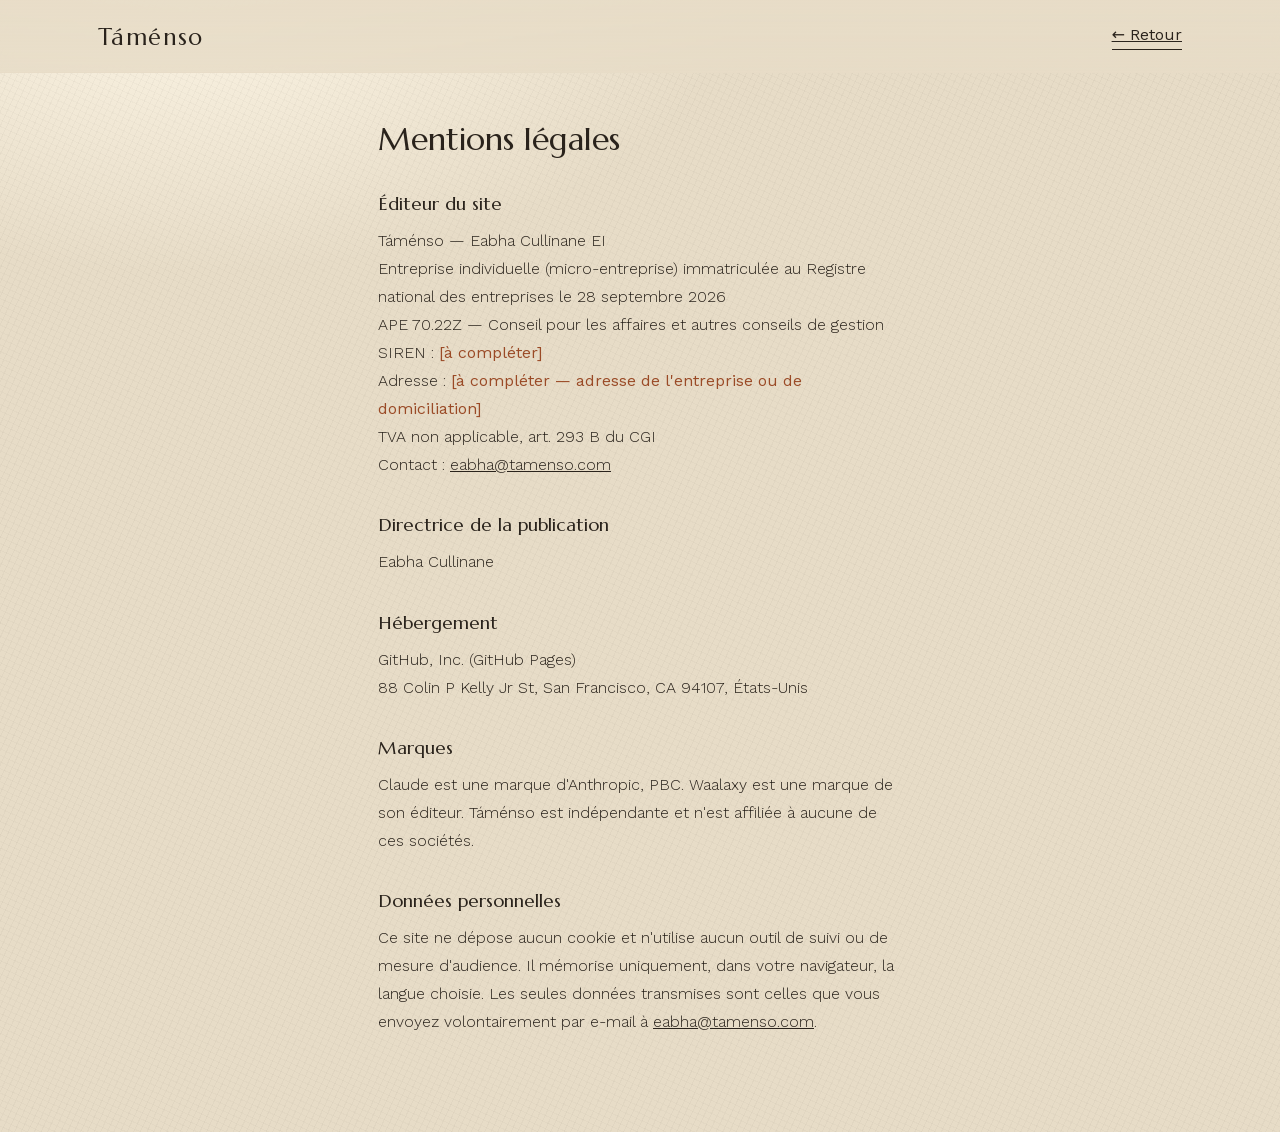
<file: mentions-legales.html>
<!doctype html>
<html lang="fr">
<head>
<meta charset="utf-8">
<meta name="viewport" content="width=device-width, initial-scale=1">
<title>Táménso — Mentions légales</title>
<meta name="robots" content="noindex">
<link rel="icon" href="/assets/favicon.svg" type="image/svg+xml">
<link rel="stylesheet" href="/styles.css">
</head>
<body>
<header class="site-nav">
  <a class="word" href="/fr/">Táménso</a>
  <a href="javascript:history.back()" class="nav-cta">&larr; Retour</a>
</header>

<main class="legal">
  <h1>Mentions légales</h1>

  <h2>Éditeur du site</h2>
  <p>
    Táménso — Eabha Cullinane EI<br>
    Entreprise individuelle (micro-entreprise) immatriculée au Registre national des entreprises le 28 septembre 2026<br>
    APE 70.22Z — Conseil pour les affaires et autres conseils de gestion<br>
    SIREN : <span class="todo">[à compléter]</span><br>
    Adresse : <span class="todo">[à compléter — adresse de l'entreprise ou de domiciliation]</span><br>
    TVA non applicable, art. 293 B du CGI<br>
    Contact : <a href="mailto:eabha@tamenso.com">eabha@tamenso.com</a>
  </p>

  <h2>Directrice de la publication</h2>
  <p>Eabha Cullinane</p>

  <h2>Hébergement</h2>
  <p>
    GitHub, Inc. (GitHub Pages)<br>
    88 Colin P Kelly Jr St, San Francisco, CA 94107, États-Unis
  </p>

  <h2>Marques</h2>
  <p>Claude est une marque d'Anthropic, PBC. Waalaxy est une marque de son éditeur. Táménso est indépendante et n'est affiliée à aucune de ces sociétés.</p>

  <h2>Données personnelles</h2>
  <p>Ce site ne dépose aucun cookie et n'utilise aucun outil de suivi ou de mesure d'audience. Il mémorise uniquement, dans votre navigateur, la langue choisie. Les seules données transmises sont celles que vous envoyez volontairement par e-mail à <a href="mailto:eabha@tamenso.com">eabha@tamenso.com</a>.</p>
</main>
</body>
</html>
</file>
<file: styles.css>
/* ================================================================
   Táménso — styles
   Palette and type carried over from the "Threshold" study (stone,
   ink, moss, rust · Marcellus + Work Sans). Both fonts are self-hosted.
   ================================================================ */
@font-face {
  font-family: 'Marcellus';
  font-style: normal;
  font-weight: 400;
  font-display: swap;
  src: url('/assets/fonts/marcellus-latin-400.woff2') format('woff2');
}
@font-face {
  font-family: 'Work Sans';
  font-style: normal;
  font-weight: 300 500;
  font-display: swap;
  src: url('/assets/fonts/worksans-latin-variable.woff2') format('woff2');
}

:root {
  --stone: #E7DCC7;
  --cream: #F4ECDC;
  --paper: #FBF6EC;
  --ink: #2A231C;
  --ink-2: #3A3226;
  --muted: #6B6251;
  --moss: #4F5B44;
  --rust: #9A4A26;
  --line: #2A231C26;
  --display: 'Marcellus', Georgia, serif;
  --body: 'Work Sans', system-ui, -apple-system, sans-serif;
  --wrap: 1180px;
  --pad: clamp(1.25rem, 4vw, 3rem);
}

* { box-sizing: border-box; }
html { scroll-behavior: smooth; scroll-padding-top: 5rem; }
@media (prefers-reduced-motion: reduce) { html { scroll-behavior: auto; } }

body {
  margin: 0;
  color: var(--ink);
  font-family: var(--body);
  font-weight: 400;
  line-height: 1.6;
  -webkit-font-smoothing: antialiased;
  background:
    repeating-linear-gradient(115deg, #0000 0 5px, #2A231C08 5px 6px),
    repeating-linear-gradient(25deg, #0000 0 5px, #2A231C06 5px 6px),
    radial-gradient(ellipse 70% 40% at 15% 0%, #FBF4E4 0%, transparent 60%),
    var(--stone);
}

a { color: inherit; }
h1, h2, h3 { font-family: var(--display); font-weight: 400; margin: 0; line-height: 1.15; text-wrap: balance; }
p { margin: 0; }

.skip {
  position: absolute; left: 1rem; top: -3rem; z-index: 100;
  background: var(--ink); color: var(--cream); padding: .6rem 1rem; text-decoration: none;
}
.skip:focus { top: 1rem; }
main:focus { outline: none; }
:focus-visible { outline: 2px solid var(--rust); outline-offset: 3px; }

p.eyebrow, .eyebrow {
  font-family: var(--body) !important; font-weight: 400 !important; line-height: 1.4 !important;
  border: 0 !important; padding: 0 !important; max-width: none !important;
  font-size: .72rem !important;
  letter-spacing: .22em;
  text-transform: uppercase;
  color: #6F5A3B;
  margin: 0 0 1.1rem !important;
}
.eyebrow.light { color: #CDBB98 !important; }

.btn {
  display: inline-flex; align-items: center; justify-content: center;
  min-height: 48px; padding: .8rem 1.5rem;
  border-radius: 999px;
  font-size: .9rem; letter-spacing: .02em;
  text-decoration: none;
  transition: background .25s ease, color .25s ease, transform .25s ease;
}
.btn:hover { transform: translateY(-1px); }
.btn-ink { background: var(--ink); color: var(--cream); }
.btn-ink:hover { background: var(--rust); }
.btn-line { border: 1px solid var(--ink); }
.btn-line:hover { background: var(--ink); color: var(--cream); }

/* ---------------- NAV ---------------- */
.site-nav {
  position: sticky; top: 0; z-index: 20;
  display: flex; align-items: center; gap: 2rem;
  padding: 1.1rem max(var(--pad), calc((100% - var(--wrap)) / 2 + var(--pad)));
  background: linear-gradient(#E7DCC7f2, #E7DCC7d9);
  border-bottom: 1px solid transparent;
  transition: border-color .3s ease;
  backdrop-filter: blur(8px);
}
.site-nav.scrolled { border-bottom-color: var(--line); }
.site-nav .word {
  font-family: var(--display); font-size: 1.45rem; letter-spacing: .06em;
  text-decoration: none; margin-right: auto;
}
.nav-links { display: flex; align-items: center; gap: 1.6rem; font-size: .88rem; }
.nav-links a { text-decoration: none; }
.nav-links a:not(.nav-cta):hover { text-decoration: underline; text-underline-offset: 4px; }
.nav-cta { border-bottom: 1px solid currentColor; padding-bottom: 1px; }
.langs { display: flex; gap: .2rem; font-size: .75rem; letter-spacing: .08em; }
.langs a {
  text-decoration: none; padding: .35rem .45rem; border-radius: 4px; color: var(--muted);
}
.langs a[aria-current="page"] { color: var(--ink); background: #2A231C12; }
.langs a:hover { color: var(--ink); }


/* ---------------- HERO: 3D corridor of arches ---------------- */
:root { --night: #0D0906; --glow: #F2CB8E; --amber: #D99A52; }

.home .site-nav { position: fixed; left: 0; right: 0; transition: background .4s ease, color .4s ease, border-color .4s ease; }
.home .site-nav.on-dark { background: linear-gradient(#0D0906cc, #0D090600); color: var(--cream); backdrop-filter: none; }
.home .site-nav.on-dark .langs a { color: #CDBB98; }
.home .site-nav.on-dark .langs a[aria-current="page"] { color: var(--cream); background: #F4ECDC1f; }

.hero {
  position: relative; overflow: hidden; isolation: isolate;
  min-height: 100svh;
  display: flex; align-items: center;
  padding: 7rem max(var(--pad), calc((100% - var(--wrap)) / 2 + var(--pad))) 6rem;
  background:
    radial-gradient(ellipse 60% 70% at 64% 55%, #3A2410 0%, transparent 70%),
    var(--night);
  color: var(--cream);
}
.tunnel { position: absolute; inset: 0; z-index: -1; perspective: 700px; perspective-origin: 64% 50%; }
.scene::before { content: ""; position: absolute; width: 900px; height: 900px; left: -450px; top: -420px; border-radius: 50%; transform: translateZ(-2600px) scale(4); background: radial-gradient(circle, #D99A5240 0%, transparent 65%); }
.scene {
  position: absolute; left: 64%; top: 54%;
  transform-style: preserve-3d;
  transform: rotateX(var(--rx, 0deg)) rotateY(var(--ry, 0deg));
  transition: transform .6s cubic-bezier(.2,.7,.2,1);
}
.ring {
  --w: clamp(220px, 26vw, 360px);
  position: absolute; width: var(--w); height: calc(var(--w) * 1.42);
  left: calc(var(--w) / -2); top: calc(var(--w) * -.71);
  border: 1.5px solid var(--glow); border-bottom: 0;
  border-radius: 999px 999px 0 0;
  transform-style: preserve-3d;
  animation: walk 16s linear infinite;
  animation-delay: calc(var(--i) * -16s / 14);
  opacity: 0;
}
@keyframes walk {
  0%   { transform: translateZ(-2600px); opacity: 0; }
  12%  { opacity: .35; }
  70%  { opacity: .9; }
  92%  { opacity: .6; }
  100% { transform: translateZ(520px); opacity: 0; }
}
.core {
  --w: clamp(220px, 26vw, 360px);
  position: absolute; width: calc(var(--w) * .62); height: calc(var(--w) * .95);
  left: calc(var(--w) * -.31); top: calc(var(--w) * -.24);
  border-radius: 999px 999px 0 0;
  transform: translateZ(-2700px) scale(3.2);
  background: radial-gradient(ellipse 60% 55% at 50% 42%, #FFE7BD 0%, var(--glow) 25%, var(--amber) 55%, #9A4A26 85%, transparent 100%);
  animation: breathe 7s ease-in-out infinite;
}
@keyframes breathe { 50% { filter: brightness(1.18); } }
.floor {
  position: absolute; width: 4000px; height: 4000px; left: -2000px; top: calc(clamp(220px, 26vw, 360px) * .71);
  transform: rotateX(90deg) translateZ(0); transform-origin: 50% 0;
  background:
    repeating-linear-gradient(90deg, #F2CB8E26 0 1px, transparent 1px 120px),
    repeating-linear-gradient(0deg, #F2CB8E1f 0 1px, transparent 1px 120px);
  -webkit-mask-image: radial-gradient(ellipse 35% 45% at 50% 0%, #000 0%, transparent 70%);
          mask-image: radial-gradient(ellipse 35% 45% at 50% 0%, #000 0%, transparent 70%);
  animation: floorRun 4s linear infinite;
}
@keyframes floorRun { to { background-position: 0 120px, 0 120px; } }
.dust { position: absolute; inset: 0; width: 100%; height: 100%; }

.hero-text { position: relative; max-width: 40rem; }
.hero h1 { line-height: 1; margin-bottom: 1.6rem; }
.hero .irish {
  display: block; font-size: clamp(3.2rem, 9vw, 7.2rem); letter-spacing: -.01em;
  background: linear-gradient(180deg, #FFF6E6 10%, var(--glow) 70%, var(--amber));
  -webkit-background-clip: text; background-clip: text; color: transparent;
  filter: drop-shadow(0 0 30px #F2CB8E33);
}
.hero .gloss {
  display: block; margin-top: 1rem;
  font-family: var(--body); font-weight: 300; font-style: italic;
  font-size: clamp(1.1rem, 1.8vw, 1.3rem); color: #CDBB98;
}
.hero .lede { font-size: clamp(1.1rem, 1.9vw, 1.3rem); font-weight: 300; line-height: 1.6; max-width: 34ch; color: #E9DDC6; }
.ctas { display: flex; flex-wrap: wrap; gap: .8rem; margin-top: 2.2rem; }
.btn-glow {
  background: linear-gradient(135deg, var(--glow), var(--amber)); color: var(--night); font-weight: 500;
  box-shadow: 0 0 0 0 #F2CB8E66; transition: box-shadow .35s ease, transform .25s ease;
}
.btn-glow:hover { box-shadow: 0 0 34px 4px #F2CB8E55; }
.btn-ghost { border: 1px solid #F4ECDC66; color: var(--cream); backdrop-filter: blur(6px); background: #F4ECDC0d; }
.btn-ghost:hover { border-color: var(--glow); color: var(--glow); }

.scroll-cue {
  position: absolute; left: 50%; bottom: 1.8rem; width: 26px; height: 42px; margin-left: -13px;
  border: 1px solid #F4ECDC66; border-radius: 999px 999px 6px 6px;
}
.scroll-cue span { position: absolute; left: 50%; top: 9px; width: 2px; height: 8px; margin-left: -1px; background: var(--glow); border-radius: 2px; animation: cue 2s ease-in-out infinite; }
@keyframes cue { 60% { transform: translateY(14px); opacity: 0; } 61% { transform: none; opacity: 0; } 100% { opacity: 1; } }

@media (max-width: 860px) {
  .tunnel { perspective-origin: 50% 27%; }
  .scene { left: 50%; top: 27%; }
  .hero { align-items: flex-end; padding-bottom: 5.5rem; }
  .hero::after { content: ""; position: absolute; inset: 28% 0 0; z-index: -1; background: linear-gradient(transparent, #0D0906e6 30%, var(--night) 60%); }
}
@media (prefers-reduced-motion: reduce) {
  .ring { animation: none; opacity: .5; transform: translateZ(calc(var(--i) * -180px)); }
  .floor, .core, .scroll-cue span { animation: none; }
}

/* ---------------- 3D TILT + LIGHT ---------------- */
.tilt { transform-style: preserve-3d; will-change: transform; position: relative; }
.tilt.tilting, .js .reveal.tilt.tilting.in { transform: perspective(900px) rotateX(var(--tx, 0deg)) rotateY(var(--ty, 0deg)) translateZ(0); transition: transform .12s ease-out; }
.tilt::after {
  content: ""; position: absolute; inset: 0; border-radius: inherit; pointer-events: none;
  background: radial-gradient(circle 220px at var(--mx, 50%) var(--my, 0%), #FFFFFF59, transparent 70%);
  opacity: 0; transition: opacity .3s ease; mix-blend-mode: soft-light;
}
.tilt.tilting::after { opacity: 1; }
.card-dark.tilt::after { background: radial-gradient(circle 220px at var(--mx, 50%) var(--my, 0%), #F2CB8E40, transparent 70%); mix-blend-mode: screen; }

/* ---------------- WHY NOW ---------------- */
.why {
  background:
    linear-gradient(#0D0906 0%, transparent 18%),
    repeating-linear-gradient(90deg, #F2CB8E0d 0 1px, transparent 1px 80px),
    repeating-linear-gradient(0deg, #F2CB8E0a 0 1px, transparent 1px 80px),
    var(--ink);
  color: var(--cream);
}
.stat { border-top-color: #F2CB8E55 !important; }
.stat .num { text-shadow: 0 0 24px #F2CB8E40; font-variant-numeric: tabular-nums; }
.why-inner {
  max-width: var(--wrap); margin: 0 auto;
  padding: clamp(4rem, 9vw, 7rem) var(--pad);
}
.why-title { font-size: clamp(1.7rem, 3.6vw, 2.7rem); line-height: 1.2; max-width: 24ch; margin-bottom: 3.5rem; }
.stats { display: grid; grid-template-columns: repeat(3, 1fr); gap: 2.5rem; margin: 0; }
.stat { margin: 0; border-top: 1px solid #F4ECDC33; padding-top: 1.4rem; }
.stat .num {
  display: block; font-family: var(--display);
  font-size: clamp(2rem, 4vw, 3rem); line-height: 1.1; color: #F2CB8E; margin-bottom: .8rem;
}
.stat figcaption { font-weight: 300; font-size: .98rem; line-height: 1.65; color: #E3D6BD; max-width: 32ch; }
.sources { margin-top: 3rem; font-size: .75rem; color: #A89878; }
@media (max-width: 760px) { .stats { grid-template-columns: 1fr; gap: 2rem; } }

/* ---------------- SECTION HEADS ---------------- */
.section-head { max-width: 46rem; margin: 0 auto 3.5rem; text-align: center; }
.section-head.left { text-align: left; margin: 0; }
.section-head h2 { font-size: clamp(1.9rem, 4vw, 3rem); line-height: 1.12; margin-bottom: 1.1rem; }
.section-head .intro { font-weight: 300; font-size: 1.08rem; color: var(--ink-2); line-height: 1.75; }

/* ---------------- ROOMS ---------------- */
.rooms { max-width: var(--wrap); margin: 0 auto; padding: clamp(5rem, 10vw, 8rem) var(--pad) clamp(3rem, 6vw, 5rem); }
.room-grid { display: grid; grid-template-columns: repeat(4, 1fr); gap: 1.2rem; align-items: stretch; }
.room {
  position: relative;
  background: #FBF6EC99;
  border: 1px solid var(--line);
  border-radius: 50% 50% 8px 8px / 8.5rem 8.5rem 8px 8px;
  padding: 5.4rem 1.6rem 2rem;
  transition: transform .35s ease, box-shadow .35s ease, background .35s ease;
}
.room:hover { transform: translateY(-4px); box-shadow: 0 24px 50px -30px #2A231C80; background: var(--paper); }
.room-top { display: flex; justify-content: space-between; align-items: center; margin-bottom: 1.4rem; }
.room-n { font-family: var(--display); font-size: .95rem; color: var(--muted); }
.tag {
  font-size: .64rem; letter-spacing: .14em; text-transform: uppercase;
  padding: .3rem .6rem; border-radius: 999px;
}
.tag-open { background: var(--moss); color: var(--cream); }
.tag-soon { background: #9A4A261f; color: var(--rust); border: 1px solid #9A4A2655; }
.tag-later { border: 1px dashed #2A231C55; color: var(--muted); }
.room h3 { font-size: 1.4rem; line-height: 1.2; margin-bottom: .8rem; }
.room p { font-weight: 300; font-size: .95rem; line-height: 1.65; color: var(--ink-2); }
.room ul { list-style: none; padding: 0; margin: 1.3rem 0 0; border-top: 1px solid var(--line); }
.room li {
  font-size: .86rem; line-height: 1.5; padding: .6rem 0 .6rem 1.1rem; position: relative;
  border-bottom: 1px solid var(--line);
}
.room li::before { content: ""; position: absolute; left: 0; top: 1.05rem; width: 6px; height: 1px; background: var(--rust); }
.room-closed { background: transparent; border-style: dashed; }
.room-closed h3, .room-closed p { color: var(--muted); }
@media (max-width: 1040px) { .room-grid { grid-template-columns: repeat(2, 1fr); } }
@media (max-width: 600px) {
  .room-grid { grid-template-columns: 1fr; }
  .room { border-radius: 50% 50% 8px 8px / 9rem 9rem 8px 8px; padding-top: 5rem; }
}

/* ---------------- METHOD ---------------- */
.method { max-width: var(--wrap); margin: 0 auto; padding: clamp(3rem, 6vw, 5rem) var(--pad) clamp(5rem, 10vw, 8rem); }
.steps {
  list-style: none; padding: 0; margin: 0;
  display: grid; grid-template-columns: repeat(3, 1fr); gap: clamp(1.5rem, 4vw, 3.5rem);
}
.steps li { border-top: 1px solid var(--ink); padding-top: 1.4rem; }
.step-n { font-family: var(--display); color: var(--rust); font-size: 1rem; letter-spacing: .1em; }
.steps h3 { font-size: 1.7rem; margin: .5rem 0 .8rem; }
.steps p { font-weight: 300; line-height: 1.7; color: var(--ink-2); }
.steps-4 { grid-template-columns: repeat(4, minmax(0, 1fr)); }
.step-n { text-transform: uppercase; font-size: .85rem !important; }
@media (max-width: 1000px) { .steps-4 { grid-template-columns: repeat(2, minmax(0, 1fr)); } }
@media (max-width: 760px) { .steps, .steps-4 { grid-template-columns: 1fr; } }

/* ---------------- ACADEMY ---------------- */
.academy { background: var(--cream); border-top: 1px solid var(--line); border-bottom: 1px solid var(--line); }
.academy-inner {
  max-width: var(--wrap); margin: 0 auto;
  padding: clamp(5rem, 10vw, 8rem) var(--pad) 3rem;
  display: grid; grid-template-columns: .9fr 1.1fr; gap: clamp(2.5rem, 7vw, 6rem); align-items: start;
}
.academy .section-head { position: sticky; top: 7rem; }
.academy .section-head .btn { margin-top: 2rem; }
.modules { list-style: none; padding: 0; margin: 0; counter-reset: m; }
.modules li {
  display: grid; grid-template-columns: 3.2rem 1fr; gap: 1rem;
  padding: 1.5rem 0; border-bottom: 1px solid var(--line);
}
.modules li:first-child { border-top: 1px solid var(--line); }
.mod-n { font-family: var(--display); font-size: 1.5rem; color: #B9A783; line-height: 1.2; }
.modules h3 { font-size: 1.25rem; line-height: 1.3; margin-bottom: .35rem; }
.modules p { font-weight: 300; font-size: .95rem; color: var(--ink-2); line-height: 1.65; }
.disclaimer {
  max-width: var(--wrap); margin: 0 auto; padding: 0 var(--pad) 4rem;
  font-size: .75rem; color: var(--muted); line-height: 1.6;
}
@media (max-width: 860px) {
  .academy-inner { grid-template-columns: 1fr; }
  .academy .section-head { position: static; }
}

/* ---------------- BUILD IN PUBLIC ---------------- */
.build {
  max-width: var(--wrap); margin: 0 auto;
  padding: clamp(5rem, 10vw, 8rem) var(--pad);
  display: grid; grid-template-columns: .85fr 1.15fr; gap: clamp(2rem, 6vw, 5rem); align-items: center;
}
.build h2 { font-size: clamp(1.9rem, 4vw, 3rem); margin-bottom: 1rem; }
.build p { font-weight: 300; font-size: 1.05rem; line-height: 1.75; color: var(--ink-2); max-width: 36ch; }
.handle {
  display: inline-block; margin-top: 1.6rem;
  font-family: var(--display); font-size: 1.35rem; text-decoration: none;
  border-bottom: 1px solid var(--rust); padding-bottom: 2px;
}
.handle:hover { color: var(--rust); }
.tiles { display: grid; grid-template-columns: repeat(3, 1fr); gap: .8rem; }
.tile {
  aspect-ratio: 4 / 5; border-radius: 6px; padding: 1.1rem;
  display: flex; align-items: flex-end;
  font-family: var(--display); font-size: clamp(.85rem, 1.4vw, 1.05rem); line-height: 1.3;
  position: relative; overflow: hidden;
}
.tile::after {
  content: ""; position: absolute; inset: 0; mix-blend-mode: overlay; pointer-events: none;
  background: repeating-linear-gradient(115deg, #0000 0 4px, #ffffff12 4px 5px);
}
.t1 { background: var(--ink); color: #F2CB8E; }
.t2 { background: var(--moss); color: var(--cream); transform: translateY(1.5rem); }
.t3 { background: var(--paper); color: var(--ink); border: 1px solid var(--line); }
.t1::before, .t2::before, .t3::before {
  content: ""; position: absolute; left: 1.1rem; top: 1.1rem;
  width: 22px; height: 30px; border: 1px solid currentColor; border-bottom: none;
  border-radius: 11px 11px 0 0; opacity: .7;
}
@media (max-width: 860px) { .build { grid-template-columns: 1fr; } }

/* ---------------- ABOUT ---------------- */
.about {
  max-width: 980px; margin: 0 auto;
  padding: clamp(2rem, 5vw, 4rem) var(--pad) clamp(5rem, 10vw, 8rem);
  display: grid; grid-template-columns: 240px 1fr; gap: clamp(2rem, 6vw, 5rem); align-items: start;
}
.about-arch {
  aspect-ratio: 3 / 4; border-radius: 999px 999px 6px 6px;
  background:
    radial-gradient(ellipse 70% 60% at 50% 30%, #FBF4E4, transparent 70%),
    linear-gradient(180deg, #D8C7A3, #B9A783);
  border: 1px solid var(--line);
  display: flex; align-items: center; justify-content: center;
  font-family: var(--display); font-size: 5rem; color: #2A231C55;
}
/* Replace .about-arch with <img> once a portrait is chosen; keep the arch radius. */
.about h2 { font-size: clamp(1.9rem, 4vw, 2.8rem); margin-bottom: 1.4rem; }
.about p { font-weight: 300; font-size: 1.05rem; line-height: 1.8; color: var(--ink-2); margin-bottom: 1rem; max-width: 56ch; }
.about .name-note {
  font-family: var(--display); font-size: 1.15rem; line-height: 1.6; color: var(--ink);
  border-left: 2px solid var(--rust); padding-left: 1.2rem; margin-top: 1.8rem;
}
@media (max-width: 700px) {
  .about { grid-template-columns: 1fr; }
  .about-arch { width: 160px; }
}

/* ---------------- CONTACT ---------------- */
.contact {
  background: radial-gradient(ellipse 50% 70% at 50% 110%, #5A3416 0%, transparent 70%), var(--night, #0D0906);
  color: var(--cream); text-align: center;
}
.contact-inner { max-width: 44rem; margin: 0 auto; padding: clamp(5rem, 10vw, 8rem) var(--pad); }
.contact h2 { font-size: clamp(2rem, 4.5vw, 3.2rem); margin-bottom: 1.2rem; }
.contact p { font-weight: 300; font-size: 1.05rem; color: #E3D6BD; line-height: 1.7; }
.contact .mail {
  display: inline-block; margin: 2.2rem 0 1.2rem;
  font-family: var(--display); font-size: clamp(1.4rem, 3.6vw, 2.2rem);
  text-decoration: none; color: #F2CB8E;
  border-bottom: 1px solid #F2CB8E66; padding-bottom: 4px;
  transition: border-color .25s ease;
}
.contact .mail:hover { border-color: #F2CB8E; }
.contact .small { font-size: .82rem; color: #A89878; }

/* ---------------- REVEAL ON SCROLL ---------------- */
.js .reveal { opacity: 0; transform: perspective(900px) translateY(28px) rotateX(8deg); transform-origin: 50% 100%; transition: opacity .9s ease, transform .9s cubic-bezier(.2,.7,.2,1); }
.js .reveal.in { opacity: 1; transform: none; }
@media (prefers-reduced-motion: reduce) {
  .js .reveal { opacity: 1; transform: none; transition: none; }
}

/* ---------------- LEGAL PAGE ---------------- */
.legal { max-width: 62ch; margin: 0 auto; padding: 3rem var(--pad) 6rem; }
.legal h1 { font-size: 2rem; margin: 0 0 2rem; }
.legal h2 { font-size: 1.15rem; margin: 2.2rem 0 .8rem; }
.legal p { font-weight: 300; line-height: 1.75; }
.legal .todo { color: var(--rust); font-weight: 400; }

[hidden] { display: none !important; }

@media (max-width: 600px) {
  .tiles { gap: .5rem; }
  .tile { padding: .8rem; font-size: .8rem; }
  .tile::before { display: none; }
  .t2 { transform: translateY(.8rem); }
}

/* ---------------- SECTORS / PROBLEMS ---------------- */
.sectors { max-width: var(--wrap); margin: 0 auto; padding: clamp(3rem, 6vw, 5rem) var(--pad); }
.sec-grid { display: grid; grid-template-columns: 1fr 1fr; gap: clamp(2rem, 6vw, 5rem); }
.sec-col h3 { font-size: 1.5rem; margin-bottom: 1.2rem; }
.sec-list { list-style: none; padding: 0; margin: 0; border-top: 1px solid var(--ink); }
.sec-list li { padding: 1.1rem 0; border-bottom: 1px solid var(--line); }
.sec-list strong { font-family: var(--display); font-weight: 400; font-size: 1.45rem; }
.sec-list span { font-weight: 300; font-size: .95rem; line-height: 1.6; color: var(--ink-2); }
.chips { list-style: none; padding: 0; margin: 0; display: flex; flex-wrap: wrap; gap: .6rem; }
.chips li {
  border: 1px solid #2A231C40; border-radius: 999px; padding: .55rem 1rem;
  font-size: .9rem; background: #FBF6EC80;
}
.sec-note { margin-top: 1.4rem; font-weight: 300; font-size: .95rem; color: var(--ink-2); line-height: 1.65; }
@media (max-width: 860px) { .sec-grid { grid-template-columns: 1fr; } }

/* ---------------- OFFER ---------------- */
.offer { max-width: var(--wrap); margin: 0 auto; padding: clamp(3rem, 6vw, 5rem) var(--pad) clamp(5rem, 10vw, 8rem); }
.offer-grid { display: grid; grid-template-columns: repeat(4, minmax(0, 1fr)); gap: 1.2rem; }
.paynote { margin-top: 1.4rem; font-weight: 300; font-size: .92rem; color: var(--muted); line-height: 1.6; }
@media (max-width: 1100px) { .offer-grid { grid-template-columns: repeat(2, minmax(0, 1fr)); } }
.card {
  background: var(--paper); border: 1px solid var(--line); border-radius: 8px;
  padding: 2rem 1.8rem; display: flex; flex-direction: column; gap: .7rem;
}
.card-dark { background: var(--ink); color: var(--cream); border-color: var(--ink); }
.card-kind { font-size: .72rem; letter-spacing: .16em; text-transform: uppercase; color: var(--muted); }
.card-dark .card-kind { color: #CDBB98; }
.card h3 { font-size: 1.45rem; }
.card .price { font-family: var(--display); font-size: 1.9rem; color: var(--rust); line-height: 1.2; }
.card-dark .price { color: #F2CB8E; }
.card p:last-child { font-weight: 300; font-size: .95rem; line-height: 1.65; }
.card-dark p:last-child { color: #E3D6BD; }
.pilot {
  margin-top: 1.6rem; padding: 1.4rem 1.8rem; border: 1px dashed #9A4A2680; border-radius: 8px;
  display: flex; align-items: center; justify-content: space-between; gap: 1.5rem; flex-wrap: wrap;
}
.pilot p { font-weight: 300; max-width: 60ch; line-height: 1.6; }
.pilot strong { font-weight: 500; color: var(--rust); }
@media (max-width: 860px) { .offer-grid { grid-template-columns: 1fr; } }

/* ---------------- YOUR PATH: doors you open ---------------- */
.paths { max-width: var(--wrap); margin: 0 auto; padding: clamp(3rem, 6vw, 5rem) var(--pad) clamp(5rem, 10vw, 8rem); }
.pdoors { display: grid; grid-template-columns: repeat(3, minmax(0, 1fr)); gap: clamp(1rem, 2.5vw, 2rem); }
.pdoor {
  background: #FBF6ECb3; border: 1px solid var(--line); border-radius: 10px;
  padding: 1.6rem 1.6rem 1.4rem; display: flex; flex-direction: column;
  transition: border-color .4s ease, box-shadow .4s ease;
}
.pdoor.open { border-color: #D99A5299; box-shadow: 0 30px 60px -40px #9A4A2680; }
.arch-frame {
  position: relative; width: 112px; height: 150px; margin: 0 0 1.4rem;
  border: 2px solid var(--ink); border-bottom-width: 3px; border-radius: 999px 999px 2px 2px;
  overflow: hidden; perspective: 500px; background: var(--night);
}
.arch-glow {
  position: absolute; inset: 0;
  background: radial-gradient(ellipse 70% 60% at 50% 55%, #FFE7BD 0%, var(--glow) 30%, var(--amber) 60%, #9A4A26 100%);
  opacity: .25; transition: opacity .6s ease;
}
.leaf {
  position: absolute; inset: 0; border-radius: 999px 999px 0 0;
  background:
    repeating-linear-gradient(90deg, #0000 0 13px, #00000026 13px 14px),
    linear-gradient(160deg, #6B4A2E, #3A2614);
  transform-origin: 0 50%; transition: transform .9s cubic-bezier(.3,.7,.2,1);
  box-shadow: inset 0 0 0 6px #2A1A0C55;
}
.knob { position: absolute; right: 14px; top: 58%; width: 7px; height: 7px; border-radius: 50%; background: var(--glow); box-shadow: 0 0 6px #F2CB8E; }
.pdoor:hover .leaf { transform: rotateY(-14deg); }
.pdoor.open .leaf { transform: rotateY(-78deg); }
.pdoor.open .arch-glow { opacity: 1; }
.pdoor h3 { font-size: 1.55rem; line-height: 1.15; }
.pdoor-sub { font-weight: 300; color: var(--muted); margin: .35rem 0 1.2rem; }
.opts { list-style: none; margin: 0; padding: 0; display: grid; gap: .55rem; }
.opt {
  width: 100%; text-align: left; cursor: pointer; font: inherit; color: var(--ink);
  display: grid; grid-template-columns: 22px minmax(0, 1fr); column-gap: .7rem; align-items: start;
  padding: .75rem .9rem; min-height: 48px; border-radius: 8px;
  background: #FFFFFF66; border: 1px solid #2A231C26;
  transition: background .25s ease, border-color .25s ease, transform .2s ease;
}
.opt:hover { border-color: #2A231C66; transform: translateX(3px); }
.opt .tick {
  width: 20px; height: 20px; margin-top: 1px; border-radius: 50%; border: 1.5px solid #2A231C66;
  position: relative; transition: background .25s ease, border-color .25s ease;
}
.opt[data-single] .tick { border-radius: 50%; }
.opt:not([data-single]) .tick { border-radius: 5px; }
.opt[aria-pressed="true"] { background: var(--ink); color: var(--cream); border-color: var(--ink); }
.opt[aria-pressed="true"] .tick { background: var(--glow); border-color: var(--glow); }
.opt[aria-pressed="true"] .tick::after {
  content: ""; position: absolute; left: 6px; top: 2px; width: 5px; height: 10px;
  border: solid var(--night); border-width: 0 2px 2px 0; transform: rotate(45deg);
}
.opt-label { font-size: .98rem; line-height: 1.35; }
.opt-hint { grid-column: 2; font-size: .82rem; font-weight: 300; line-height: 1.45; opacity: .75; margin-top: .2rem; }

.path-panel {
  margin-top: 1.6rem; border-radius: 12px; padding: 1.8rem 2rem;
  background:
    radial-gradient(ellipse 50% 120% at 100% 0%, #5A341680, transparent 70%),
    repeating-linear-gradient(90deg, #F2CB8E0a 0 1px, transparent 1px 60px),
    var(--night);
  color: var(--cream);
  display: grid; grid-template-columns: minmax(0, 1.4fr) minmax(0, 1fr); gap: 2rem; align-items: center;
}
.path-empty { font-family: var(--display); font-size: 1.35rem; color: #CDBB98; }
.path-list { list-style: none; margin: 0; padding: 0; display: flex; flex-wrap: wrap; gap: .5rem; align-items: center; }
.path-list:empty { display: none; }
.path-list li {
  font-size: .92rem; padding: .5rem .9rem; border-radius: 999px;
  border: 1px solid #F2CB8E66; background: #F2CB8E14; color: var(--glow);
  animation: pop .45s cubic-bezier(.3,1.6,.5,1);
}
.path-list li + li::before { content: "→"; margin-right: .6rem; color: #CDBB98; }
@keyframes pop { from { transform: scale(.6); opacity: 0; } }
.path-note { font-weight: 300; font-size: .95rem; line-height: 1.6; color: #E3D6BD; margin-bottom: 1.1rem; }
.path-cta[aria-disabled="true"] { opacity: .45; pointer-events: none; }
@media (max-width: 960px) {
  .pdoors { grid-template-columns: 1fr; }
  .pdoor { display: grid; grid-template-columns: 90px minmax(0, 1fr); column-gap: 1.2rem; }
  .arch-frame { width: 90px; height: 120px; grid-row: span 2; }
  .opts { grid-column: 1 / -1; margin-top: 1rem; }
  .path-panel { grid-template-columns: 1fr; gap: 1.2rem; padding: 1.4rem 1.3rem; }
}
@media (prefers-reduced-motion: reduce) { .leaf { transition: none; } .path-list li { animation: none; } }

/* ---------------- BRIEF: a short conversation ---------------- */
.brief {
  margin-top: 2.4rem; max-width: 760px; margin-left: auto; margin-right: auto;
  display: grid; gap: 1.4rem; scroll-margin-top: 6rem;
}
.brief-head { display: flex; gap: 1.1rem; align-items: flex-start; margin-bottom: .6rem; }
.avatar {
  flex: none; width: 52px; height: 66px; border-radius: 999px 999px 6px 6px;
  background: radial-gradient(ellipse 70% 60% at 50% 55%, #FFE7BD, var(--glow) 35%, var(--amber) 70%, #9A4A26);
  color: var(--night); font-family: var(--display); font-size: 1.4rem;
  display: flex; align-items: flex-end; justify-content: center; padding-bottom: .5rem;
  box-shadow: 0 10px 30px -12px #9A4A2699;
}
.brief-title { font-size: clamp(1.6rem, 3vw, 2.1rem); margin-bottom: .4rem; }
.brief-intro { font-weight: 300; color: var(--ink-2); line-height: 1.6; }
.q { border: 0; margin: 0; padding: 0; min-width: 0; display: grid; gap: .7rem; }
.bubble {
  justify-self: start; max-width: 90%;
  background: var(--paper); border: 1px solid var(--line);
  border-radius: 4px 18px 18px 18px; padding: .8rem 1.1rem;
  font-family: var(--display); font-size: 1.15rem; line-height: 1.4; color: var(--ink);
  float: none;
}
legend.bubble { margin-bottom: .7rem; }
.bubble label { cursor: pointer; }
.answer {
  justify-self: end; width: min(100%, 560px);
  font: inherit; font-size: 16px; color: var(--ink);
  background: #FFFFFFb3; border: 1px solid #2A231C33; border-radius: 18px 4px 18px 18px;
  padding: .85rem 1.1rem; min-height: 48px;
  transition: border-color .2s ease, box-shadow .2s ease;
}
textarea.answer { resize: vertical; line-height: 1.55; }
.answer:focus { outline: none; border-color: var(--amber); box-shadow: 0 0 0 3px #D99A5240; }
.answer::placeholder { color: #8A7F6C; }
.row2 { justify-self: end; width: min(100%, 560px); display: grid; grid-template-columns: minmax(0, 1.3fr) minmax(0, 1fr); gap: .6rem; }
.row2 .answer { width: 100%; }
.chips-row { justify-self: end; display: flex; flex-wrap: wrap; gap: .5rem; justify-content: flex-end; }
.chip { position: relative; cursor: pointer; }
.chip input { position: absolute; opacity: 0; inset: 0; cursor: pointer; }
.chip span {
  display: inline-flex; align-items: center; min-height: 44px; padding: .55rem 1.05rem;
  border-radius: 999px; border: 1px solid #2A231C40; background: #FFFFFF80; font-size: .95rem;
  transition: background .2s ease, color .2s ease, border-color .2s ease;
}
.chip:hover span { border-color: var(--ink); }
.chip input:checked + span { background: var(--ink); color: var(--glow); border-color: var(--ink); }
.chip input:focus-visible + span { outline: 2px solid var(--rust); outline-offset: 2px; }
.send { justify-self: stretch; display: grid; justify-items: end; gap: .8rem; margin-top: .4rem; }
.privacy { font-size: .85rem; color: var(--muted); }
.send-btn { font-size: 1rem; padding: .9rem 1.8rem; min-height: 52px; border: 0; cursor: pointer; font-family: inherit; }
.form-error { color: var(--rust); font-size: .92rem; }
.thanks { background: var(--ink); color: var(--cream); border-radius: 18px 4px 18px 18px; padding: .9rem 1.2rem; max-width: 560px; line-height: 1.55; }
.answer:user-invalid { border-color: var(--rust); }
@media (max-width: 600px) {
  .row2 { grid-template-columns: 1fr; }
  .bubble { max-width: 100%; font-size: 1.05rem; }
  .chips-row { justify-content: flex-start; justify-self: stretch; }
}


/* ================= UX + VISUAL PASS ================= */

/* V1 · numerals that read as numbers (Marcellus draws 1 like I) */
.room-n, .step-n, .mod-n, .sec-n { font-family: var(--body) !important; font-variant-numeric: lining-nums tabular-nums; letter-spacing: .06em; }
.mod-n { font-weight: 300; font-size: 1.35rem; }

/* wordmark with logo mark */
.site-nav .word { display: inline-flex; align-items: center; gap: .55rem; }
.word-mark { width: 20px; height: 26px; color: currentColor; flex: none; }

/* UX1 · mobile menu */
.menu-btn { display: none; }
@media (max-width: 860px) {
  .site-nav { gap: .8rem; }
  .menu-btn {
    display: inline-flex; align-items: center; gap: .5rem; order: 3;
    background: none; border: 1px solid currentColor; border-radius: 999px; color: inherit;
    padding: .45rem .9rem; min-height: 40px; font: inherit; font-size: .85rem; cursor: pointer;
  }
  .menu-lines, .menu-lines::before, .menu-lines::after { display: block; width: 14px; height: 1.5px; background: currentColor; position: relative; transition: transform .3s ease, opacity .3s ease; }
  .menu-lines::before, .menu-lines::after { content: ""; position: absolute; left: 0; }
  .menu-lines::before { top: -5px; } .menu-lines::after { top: 5px; }
  .menu-btn[aria-expanded="true"] .menu-lines { background: transparent; }
  .menu-btn[aria-expanded="true"] .menu-lines::before { transform: translateY(5px) rotate(45deg); }
  .menu-btn[aria-expanded="true"] .menu-lines::after { transform: translateY(-5px) rotate(-45deg); }
  .langs { order: 2; }
  .nav-links {
    position: absolute; left: .8rem; right: .8rem; top: calc(100% + .3rem);
    flex-direction: column; align-items: stretch; gap: 0;
    background: var(--night); color: var(--cream); border-radius: 14px; padding: .6rem;
    box-shadow: 0 30px 60px -20px #000a;
    opacity: 0; transform: translateY(-8px); pointer-events: none; transition: opacity .25s ease, transform .25s ease;
  }
  .nav-links.open { opacity: 1; transform: none; pointer-events: auto; }
  .nav-links a { padding: .95rem 1rem; border-radius: 10px; font-size: 1.05rem; display: block !important; border: 0; }
  .nav-links a:hover { background: #F4ECDC12; text-decoration: none !important; }
  .nav-links .nav-cta { background: linear-gradient(135deg, var(--glow), var(--amber)); color: var(--night); margin-top: .4rem; text-align: center; }
  .site-nav .word span, .menu-label { }
}
@media (max-width: 420px) { .menu-label { display: none; } .langs a { padding: .35rem .3rem; } }

/* V2 · soft transitions between dark and light */
.why { position: relative; }
.why::after { content: ""; position: absolute; left: 0; right: 0; bottom: -1px; height: 140px; background: linear-gradient(#2A231C00, #8A7A6340 35%, #CDBFA6c0 70%, var(--stone)); pointer-events: none; }
.why-inner { padding-bottom: clamp(6rem, 11vw, 9rem); }
.contact { position: relative; }
.contact { border-radius: 50% 50% 0 0 / clamp(40px, 7vw, 110px) clamp(40px, 7vw, 110px) 0 0; margin-top: 2rem; }
.contact-inner { padding-top: clamp(6rem, 10vw, 9rem); }

/* V4 · "More rooms" as a closed door */
.closed-door { position: relative; width: 70px; height: 92px; margin: .4rem 0 1.4rem; border: 1.5px dashed #2A231C66; border-radius: 999px 999px 2px 2px; overflow: hidden; }
.cd-leaf { position: absolute; inset: 6px 6px 0; border-radius: 999px 999px 0 0; background: repeating-linear-gradient(90deg, #0000 0 9px, #2A231C14 9px 10px), #D8C7A3; }
.cd-light { position: absolute; left: 6px; right: 6px; bottom: 0; height: 3px; background: var(--glow); box-shadow: 0 0 12px 3px #F2CB8E; animation: under 3.5s ease-in-out infinite; }
@keyframes under { 50% { opacity: .45; } }

/* V5 · sector rows */
.sec-list li { display: flex; align-items: baseline; gap: 1.1rem; cursor: default; transition: padding .3s ease, background .3s ease; }
.sec-n { font-size: .8rem; color: var(--rust); }
.sec-arrow { margin-left: auto; opacity: 0; transform: translateX(-8px); transition: opacity .3s ease, transform .3s ease; color: var(--rust); }
.sec-list li:hover { padding-left: .6rem; background: linear-gradient(90deg, #FBF6EC, transparent); }
.sec-list li:hover .sec-arrow { opacity: 1; transform: none; }

/* V3 · the four months as one timeline */
.steps-4 { position: relative; }
.steps-4 li { border-top: 0 !important; position: relative; padding-top: 2.2rem !important; }
.steps-4::before { content: ""; position: absolute; left: 0; right: 0; top: 7px; height: 2px; background: linear-gradient(90deg, var(--ink), var(--amber) 70%, var(--glow)); border-radius: 2px; }
.steps-4 li::before { content: ""; position: absolute; left: 0; top: 0; width: 16px; height: 16px; border-radius: 50%; background: var(--stone); border: 2px solid var(--ink); }
.steps-4 li:last-child::before { background: var(--glow); border-color: var(--amber); box-shadow: 0 0 0 6px #F2CB8E40, 0 0 22px #F2CB8E; }
@media (max-width: 1000px) { .steps-4::before { display: none; } .steps-4 li { border-left: 2px solid #2A231C26; padding-left: 1.4rem; padding-top: .2rem !important; } .steps-4 li::before { left: -9px; top: 2px; } }

/* UX4 · pick hints */
.pick { font-size: .72rem; letter-spacing: .14em; text-transform: uppercase; color: var(--rust); margin: 0 0 .8rem; }
@media (max-width: 960px) { .pick { grid-column: 1 / -1; margin-top: .8rem; } }

/* UX5 · count + reset */
.path-top { display: flex; align-items: center; justify-content: space-between; gap: 1rem; }
.path-count { display: inline-grid; place-items: center; min-width: 1.6em; height: 1.6em; margin-left: .4rem; border-radius: 999px; background: var(--glow); color: var(--night); font-weight: 500; letter-spacing: 0; }
.path-reset { background: none; border: 0; color: #CDBB98; font: inherit; font-size: .85rem; text-decoration: underline; text-underline-offset: 3px; cursor: pointer; padding: .4rem 0; }
.path-reset:hover { color: var(--glow); }

/* V6 · the form as one paper card */
.brief {
  max-width: 820px; background: #FBF6ECd9; border: 1px solid var(--line); border-radius: 22px;
  padding: clamp(1.4rem, 4vw, 2.6rem); box-shadow: 0 40px 80px -50px #2A231C88;
}
.req { color: var(--rust); font-family: var(--body); }
.send-btn { display: inline-flex; gap: .7rem; align-items: center; }
.send-btn .arr { transition: transform .25s ease; }
.send-btn:hover .arr { transform: translateX(4px); }

/* V7 · Academy video frame */
.video-frame {
  margin-top: 2.2rem; display: block; position: relative; text-decoration: none; color: var(--cream);
  aspect-ratio: 16 / 10; border-radius: 14px; overflow: hidden; max-width: 460px;
  background:
    radial-gradient(ellipse 50% 70% at 75% 60%, #D99A5266, transparent 70%),
    repeating-linear-gradient(90deg, #F2CB8E0d 0 1px, transparent 1px 40px),
    var(--night);
  box-shadow: 0 30px 60px -30px #2A231Caa;
  transition: transform .4s ease;
}
.video-frame:hover { transform: translateY(-4px); }
.vf-tag { position: absolute; left: 1.1rem; top: 1rem; font-size: .72rem; letter-spacing: .16em; text-transform: uppercase; color: #CDBB98; }
.vf-play {
  position: absolute; left: 50%; top: 46%; width: 64px; height: 64px; margin: -32px 0 0 -32px; border-radius: 50%;
  background: linear-gradient(135deg, var(--glow), var(--amber)); box-shadow: 0 0 0 10px #F2CB8E22, 0 0 40px #F2CB8E66;
  transition: transform .3s ease;
}
.vf-play::after { content: ""; position: absolute; left: 26px; top: 21px; border-left: 16px solid var(--night); border-top: 11px solid transparent; border-bottom: 11px solid transparent; }
.video-frame:hover .vf-play { transform: scale(1.08); }
.vf-title { position: absolute; left: 1.1rem; bottom: 1.6rem; font-family: var(--display); font-size: 1.25rem; }
.vf-bar { position: absolute; left: 1.1rem; right: 1.1rem; bottom: .9rem; height: 3px; background: #F4ECDC26; border-radius: 3px; }
.vf-bar i { position: absolute; inset: 0 62% 0 0; background: var(--glow); border-radius: 3px; }

/* V8 · Instagram tiles */
.tile { text-decoration: none; transition: transform .4s cubic-bezier(.2,.7,.2,1), box-shadow .4s ease; box-shadow: 0 24px 40px -28px #2A231Cbb; }
.tile:hover { transform: translateY(-8px) rotate(-1deg); box-shadow: 0 36px 50px -28px #2A231Ccc; }
.t2:hover { transform: translateY(calc(1.5rem - 8px)) rotate(1deg); }
.t1::before, .t2::before, .t3::before { display: none !important; }
.tile-mark { position: absolute; left: 1.1rem; top: 1.1rem; width: 26px; height: 34px; color: currentColor; }
.t3 { background: linear-gradient(160deg, var(--paper), #EADBC0); }
.t1 { background: radial-gradient(ellipse 80% 60% at 70% 100%, #5A3416, transparent 70%), var(--night); }

/* V9 · About: the brand mark, lit */
.about-arch {
  background: radial-gradient(ellipse 70% 55% at 50% 60%, #5A3416, transparent 75%), var(--night) !important;
  border: 0 !important; box-shadow: 0 40px 70px -40px #2A231Ccc; color: var(--cream);
}
.about-mark { width: 42%; height: 60%; margin-top: 18%; filter: drop-shadow(0 0 18px #F2CB8E66); }

/* UX3 · contact */
.ctas.center { justify-content: center; margin-top: 2rem; }
.contact .or { margin-top: 1.4rem; font-size: .85rem; color: #A89878; }
.contact .mail { margin-top: .4rem; font-size: clamp(1.2rem, 3vw, 1.6rem); }

/* UX10 + V10 · footer */
.site-footer {
  background: var(--night); color: #CDBB98;
  display: grid; grid-template-columns: 1.4fr 1fr 1.2fr; gap: 2rem;
  padding: 3rem max(var(--pad), calc((100% - var(--wrap)) / 2 + var(--pad))) 1.6rem;
  font-size: .9rem;
}
.foot-brand { display: flex; gap: 1rem; align-items: center; }
.foot-mark { width: 38px; height: 50px; color: var(--cream); flex: none; }
.foot-word { font-family: var(--display); font-size: 1.5rem; color: var(--cream); }
.foot-tag { font-size: .85rem; color: #A89878; margin-top: .2rem; }
.foot-col { display: flex; flex-direction: column; gap: .55rem; }
.site-footer a { color: inherit; text-decoration: none; }
.site-footer a:hover { color: var(--glow); }
.foot-langs a { text-decoration: underline; text-underline-offset: 3px; }
.foot-base { grid-column: 1 / -1; display: flex; justify-content: space-between; flex-wrap: wrap; gap: 1rem; border-top: 1px solid #F4ECDC1f; padding-top: 1.2rem; font-size: .8rem; color: #8A7F6C; }
@media (max-width: 760px) { .site-footer { grid-template-columns: 1fr; } }

/* UX7 · floating "Find your path" on phones */
.float-cta {
  position: fixed; left: 50%; bottom: 1rem; z-index: 30; transform: translate(-50%, 140%);
  background: linear-gradient(135deg, var(--glow), var(--amber)); color: var(--night); text-decoration: none; font-weight: 500;
  padding: .85rem 1.5rem; border-radius: 999px; box-shadow: 0 16px 34px -10px #0009; white-space: nowrap;
  transition: transform .35s cubic-bezier(.2,.7,.2,1);
}
.float-cta.show { transform: translate(-50%, 0); }
@media (min-width: 861px) { .float-cta { display: none !important; } }

.tile span { font-family: var(--body); font-weight: 500; font-variant-numeric: lining-nums; letter-spacing: .01em; }

/* About arch: plaster, weave, a doorframe, light on the floor */
.about-arch {
  position: relative; overflow: hidden; isolation: isolate;
  background:
    radial-gradient(ellipse 60% 45% at 50% 58%, #6A3E1A 0%, #3A2410 45%, transparent 75%),
    linear-gradient(180deg, #1A120B 0%, #120C07 60%, #0B0704 100%) !important;
  box-shadow:
    inset 0 0 0 1px #F2CB8E2e,
    inset 0 40px 80px -30px #000000cc,
    inset 0 -30px 60px -30px #000000aa,
    0 50px 80px -45px #2A231Cdd !important;
}
.about-arch::before {
  content: ""; position: absolute; inset: 7% 8% 0; z-index: 2;
  border: 1px solid #F2CB8E55; border-bottom: 0; border-radius: 999px 999px 0 0;
  box-shadow: inset 0 0 30px #F2CB8E14;
}
.about-arch::after {
  content: ""; position: absolute; inset: 13% 15% 0; z-index: 2;
  border: 1px solid #F2CB8E26; border-bottom: 0; border-radius: 999px 999px 0 0;
}
.aa-weave {
  position: absolute; inset: 0; z-index: 1; opacity: .9; mix-blend-mode: overlay;
  background:
    repeating-linear-gradient(115deg, #0000 0 3px, #ffffff10 3px 4px),
    repeating-linear-gradient(25deg, #0000 0 3px, #00000030 3px 4px);
}
.aa-grain {
  position: absolute; inset: -20%; z-index: 1; opacity: .55; mix-blend-mode: soft-light;
  background-image: url("data:image/svg+xml,%3Csvg xmlns='http://www.w3.org/2000/svg' width='220' height='220'%3E%3Cfilter id='n'%3E%3CfeTurbulence type='fractalNoise' baseFrequency='.85' numOctaves='3' stitchTiles='stitch'/%3E%3CfeColorMatrix values='0 0 0 0 1  0 0 0 0 .86  0 0 0 0 .66  0 0 0 .9 0'/%3E%3C/filter%3E%3Crect width='100%25' height='100%25' filter='url(%23n)'/%3E%3C/svg%3E");
  animation: grainShift 1.4s steps(4) infinite;
}
@keyframes grainShift { 25% { transform: translate(-3%, 2%); } 50% { transform: translate(2%, -3%); } 75% { transform: translate(-2%, -1%); } }
.aa-floor {
  position: absolute; left: -10%; right: -10%; bottom: -8%; height: 34%; z-index: 1;
  background: radial-gradient(ellipse 45% 55% at 50% 0%, #F2CB8E66 0%, #D99A5233 35%, transparent 70%);
  filter: blur(4px);
}
.aa-dust { position: absolute; inset: 0; z-index: 3; pointer-events: none; }
.aa-dust i {
  position: absolute; width: 3px; height: 3px; border-radius: 50%; background: #F6D7A2;
  box-shadow: 0 0 6px #F2CB8E; opacity: 0; animation: mote 7s ease-in-out infinite;
}
.aa-dust i:nth-child(1) { left: 38%; top: 70%; animation-delay: 0s; }
.aa-dust i:nth-child(2) { left: 58%; top: 64%; animation-delay: 1.2s; width: 2px; height: 2px; }
.aa-dust i:nth-child(3) { left: 46%; top: 76%; animation-delay: 2.4s; }
.aa-dust i:nth-child(4) { left: 64%; top: 72%; animation-delay: 3.6s; width: 2px; height: 2px; }
.aa-dust i:nth-child(5) { left: 34%; top: 60%; animation-delay: 4.8s; width: 2px; height: 2px; }
.aa-dust i:nth-child(6) { left: 52%; top: 80%; animation-delay: 6s; }
@keyframes mote { 0% { opacity: 0; transform: translateY(0); } 25% { opacity: .9; } 100% { opacity: 0; transform: translateY(-90px) translateX(8px); } }
.about-mark { position: relative; z-index: 4; animation: doorBreathe 6s ease-in-out infinite; }
@keyframes doorBreathe { 50% { filter: drop-shadow(0 0 28px #F2CB8Eaa) brightness(1.08); } }
@media (prefers-reduced-motion: reduce) { .aa-grain, .aa-dust i, .about-mark { animation: none; } }

/* ---------------- ACADEMY: watch buttons ---------------- */
.watch {
  margin-top: .8rem; display: inline-flex; align-items: center; gap: .55rem; cursor: pointer;
  font: inherit; font-size: .85rem; color: var(--ink); background: none;
  border: 1px solid #2A231C40; border-radius: 999px; padding: .45rem .95rem .45rem .5rem; min-height: 40px;
  transition: background .25s ease, color .25s ease, border-color .25s ease;
}
.watch:hover { background: var(--ink); color: var(--glow); border-color: var(--ink); }
.watch-play { width: 24px; height: 24px; border-radius: 50%; background: linear-gradient(135deg, var(--glow), var(--amber)); position: relative; }
.watch-play::after { content: ""; position: absolute; left: 9px; top: 7px; border-left: 8px solid var(--night); border-top: 5px solid transparent; border-bottom: 5px solid transparent; }
.mod-soon { opacity: .6; }
.soon { font-family: var(--body); font-size: .62rem; letter-spacing: .14em; text-transform: uppercase; border: 1px dashed #2A231C55; border-radius: 999px; padding: .2rem .55rem; vertical-align: middle; margin-left: .3rem; color: var(--muted); }
button.video-frame { width: 100%; border: 0; padding: 0; cursor: pointer; font: inherit; text-align: left; }

/* ---------------- LESSON PLAYER ---------------- */
.player {
  position: fixed; inset: 0; z-index: 100; display: grid; place-items: center; padding: clamp(.6rem, 3vw, 2rem);
  background: #0D0906e8; backdrop-filter: blur(8px);
  animation: plIn .35s ease;
}
.player[hidden] { display: none !important; }
@keyframes plIn { from { opacity: 0; } }
.pl-shell {
  width: min(1040px, 100%); max-height: 100%; display: flex; flex-direction: column; gap: 1rem;
  color: var(--cream);
}
.pl-top { display: flex; justify-content: space-between; align-items: center; gap: 1rem; }
.pl-meta { display: flex; align-items: center; gap: .7rem; font-size: .85rem; letter-spacing: .08em; color: #CDBB98; }
.pl-mark { width: 18px; height: 24px; color: var(--cream); flex: none; }
.pl-close { width: 44px; height: 44px; border-radius: 50%; border: 1px solid #F4ECDC40; background: none; color: var(--cream); font-size: 1.5rem; cursor: pointer; }
.pl-close:hover { border-color: var(--glow); color: var(--glow); }
.pl-bars { display: flex; gap: 6px; }
.pl-bars span { flex: 1; height: 3px; border-radius: 3px; background: #F4ECDC26; overflow: hidden; position: relative; }
.pl-bars span i { position: absolute; inset: 0; width: 0; background: var(--glow); }
.pl-bars span.done i { width: 100%; }
.pl-stage {
  position: relative; overflow: auto; aspect-ratio: 16 / 9; max-height: 70vh; border-radius: 18px;
  background:
    radial-gradient(ellipse 45% 65% at 85% 110%, #6A3E1A 0%, transparent 70%),
    repeating-linear-gradient(90deg, #F2CB8E08 0 1px, transparent 1px 64px),
    #120C07;
  box-shadow: inset 0 0 0 1px #F2CB8E26, 0 50px 100px -40px #000;
  padding: clamp(1.4rem, 5vw, 4rem);
  display: flex; flex-direction: column; justify-content: center;
}
.pl-stage::after {
  content: ""; position: absolute; right: clamp(1rem, 4vw, 3rem); bottom: 0; width: clamp(70px, 12vw, 140px); aspect-ratio: 3 / 4;
  border: 1px solid #F2CB8E40; border-bottom: 0; border-radius: 999px 999px 0 0; pointer-events: none;
  background: radial-gradient(ellipse 60% 50% at 50% 70%, #F2CB8E30, transparent 70%);
}
.slide { max-width: 780px; animation: slideIn .6s cubic-bezier(.2,.7,.2,1); position: relative; z-index: 1; }
@keyframes slideIn { from { opacity: 0; transform: translateY(14px); } }
.slide .k { font-size: .75rem; letter-spacing: .2em; text-transform: uppercase; color: var(--glow); margin-bottom: 1rem; }
.slide h3 { font-size: clamp(1.6rem, 4vw, 3rem); line-height: 1.1; margin-bottom: 1.1rem; color: #FFF4E2; }
.slide.is-title h3 { font-size: clamp(2rem, 5.5vw, 4rem); background: linear-gradient(180deg, #FFF6E6 10%, var(--glow) 75%, var(--amber)); -webkit-background-clip: text; background-clip: text; color: transparent; }
.slide p { font-weight: 300; font-size: clamp(1rem, 1.8vw, 1.3rem); line-height: 1.6; color: #E9DDC6; max-width: 46ch; }
.slide ul { list-style: none; padding: 0; margin: .4rem 0 0; display: grid; gap: .7rem; }
.slide li { font-size: clamp(1rem, 1.8vw, 1.25rem); line-height: 1.45; padding-left: 1.6rem; position: relative; color: #F4ECDC; opacity: 0; animation: liIn .5s ease forwards; }
.slide li::before { content: ""; position: absolute; left: 0; top: .55em; width: 10px; height: 13px; border: 1.5px solid var(--glow); border-bottom: 0; border-radius: 6px 6px 0 0; }
.slide li:nth-child(1) { animation-delay: .25s; } .slide li:nth-child(2) { animation-delay: .7s; } .slide li:nth-child(3) { animation-delay: 1.15s; } .slide li:nth-child(4) { animation-delay: 1.6s; }
@keyframes liIn { from { opacity: 0; transform: translateX(-8px); } to { opacity: 1; transform: none; } }
.box { margin-top: 1.2rem; border-radius: 12px; padding: 1rem 1.2rem; font-size: clamp(.95rem, 1.6vw, 1.1rem); line-height: 1.55; max-width: 62ch; }
.box small { display: block; font-size: .7rem; letter-spacing: .18em; text-transform: uppercase; margin-bottom: .4rem; }
.box-ex { background: #F4ECDC12; border: 1px solid #F4ECDC26; color: #F4ECDC; }
.box-ex small { color: #CDBB98; }
.cmp { display: grid; grid-template-columns: minmax(0, .8fr) minmax(0, 1.2fr); gap: .8rem; max-width: 820px; }
.box-before { background: #9A4A2622; border: 1px solid #9A4A2666; color: #E9DDC6; }
.box-before s { text-decoration-color: #E08A5Eaa; }
.box-before small { color: #E08A5E; text-decoration: none; display: block; }
.box-after { background: #F2CB8E1a; border: 1px solid #F2CB8E66; color: #FFF4E2; }
.box-after small { color: var(--glow); }
.prompt-box { position: relative; background: #0B0704; border: 1px solid #F2CB8E55; font-family: ui-monospace, "SF Mono", Menlo, monospace; font-size: clamp(.85rem, 1.4vw, 1rem); color: #FFE7BD; padding-right: 6.5rem; }
.copy-btn { position: absolute; top: .7rem; right: .7rem; font: inherit; font-family: var(--body); font-size: .8rem; background: linear-gradient(135deg, var(--glow), var(--amber)); color: var(--night); border: 0; border-radius: 999px; padding: .45rem .9rem; cursor: pointer; }
.next-lesson { margin-top: 1.6rem; }
.pl-controls { display: flex; align-items: center; gap: .6rem; justify-content: center; }
.pl-btn { width: 48px; height: 48px; border-radius: 50%; border: 1px solid #F4ECDC40; background: none; color: var(--cream); font-size: 1.1rem; cursor: pointer; display: grid; place-items: center; }
.pl-btn:hover { border-color: var(--glow); color: var(--glow); }
.pl-toggle { width: 58px; height: 58px; background: linear-gradient(135deg, var(--glow), var(--amber)); border: 0; color: var(--night); }
.pl-icon { width: 14px; height: 16px; border-left: 4px solid var(--night); border-right: 4px solid var(--night); }
.pl-toggle.paused .pl-icon { border-right: 0; border-left: 14px solid var(--night); border-top: 8px solid transparent; border-bottom: 8px solid transparent; width: 0; height: 0; margin-left: 4px; }
.pl-controls { position: relative; }
.pl-count { position: absolute; right: 0; font-size: .8rem; color: #A89878; font-variant-numeric: tabular-nums; }
@media (max-width: 700px) {
  .pl-stage { aspect-ratio: auto; min-height: 62vh; max-height: 72vh; justify-content: flex-start; }
  .cmp { grid-template-columns: 1fr; }
  .pl-count { display: none; }
  .prompt-box { padding-right: 1.2rem; padding-top: 3rem; }
}
@media (prefers-reduced-motion: reduce) { .slide, .slide li { animation: none; opacity: 1; } }
body.pl-open { overflow: hidden; }

body.pl-open .float-cta { display: none !important; }

/* Video lessons */
.player.is-video .pl-bars, .player.is-video .pl-controls { display: none; }
.player.is-video .pl-stage { padding: 0; aspect-ratio: 16 / 9; max-height: none; background: #000; display: block; }
.player.is-video .pl-stage::after { display: none; }
.pl-video { display: block; width: 100%; height: 100%; border-radius: 18px; background: #000; }
</file>
